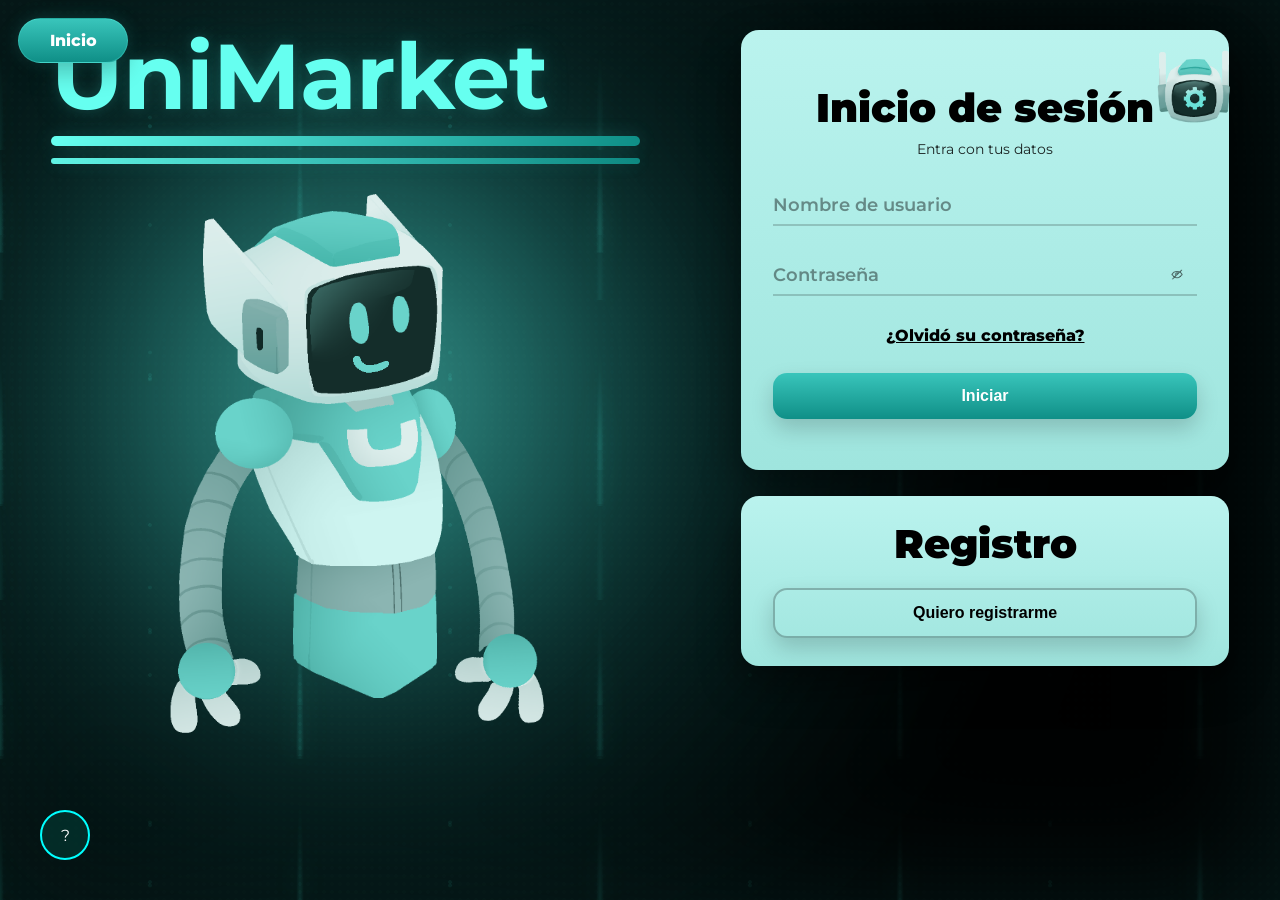
<file: index.html>
<!DOCTYPE html>
<html lang="es">

<head>
  <meta charset="UTF-8">
  <meta name="viewport" content="width=device-width, initial-scale=1.0">
  <title>UniMarket - Login</title>
  <link rel="stylesheet" href="style_login.css">
  <style>
    .modal-overlay {
      position: fixed; top: 0; left: 0; width: 100%; height: 100%;
      background: rgba(6, 27, 26, 0.85);
      display: flex; justify-content: center; align-items: center;
      z-index: 9999; backdrop-filter: blur(6px);
    }
    .modal-content {
      background: #081f1d; border: 2px solid #39c5bb;
      border-radius: 20px; padding: 30px; width: 90%; max-width: 400px;
      text-align: center; box-shadow: 0 0 40px rgba(57, 197, 187, 0.3);
      animation: popIn 0.4s cubic-bezier(0.175, 0.885, 0.32, 1.275);
    }
    @keyframes popIn {
      0% { transform: scale(0.8); opacity: 0; }
      100% { transform: scale(1); opacity: 1; }
    }
    .code-input {
      background: rgba(255, 255, 255, 0.05); border: 2px solid #39c5bb;
      border-radius: 12px; padding: 15px; font-size: 28px;
      color: #39c5bb; text-align: center; letter-spacing: 12px;
      width: 100%; margin: 20px 0; outline: none; font-weight: bold;
    }
    .code-input:focus { border-color: #66fff0; background: rgba(255,255,255,0.1); }
    .btn-verificar {
      background: linear-gradient(90deg, #39c5bb, #66fff0); border: none;
      padding: 14px 30px; border-radius: 20px; color: #061b1a;
      font-weight: 800; cursor: pointer; width: 100%; font-size: 16px;
      margin-bottom: 15px; transition: transform 0.2s;
    }
    .btn-verificar:hover { transform: translateY(-2px); }
    .close-modal {
      background: transparent; border: none; color: #9bded7;
      text-decoration: underline; cursor: pointer; font-size: 14px;
    }
    .item-hints {
                --purple: #720c8f;
                position: fixed; /* Fijo en la pantalla */
                bottom: 40px;    /* Distancia desde abajo */
                left: 40px;      /* Movido a la IZQUIERDA */
                z-index: 1000;
                cursor: pointer;
            }

            .item-hints .hint {
                position: relative;
                display: flex;
                justify-content: center;
                align-items: center;
            }

            .item-hints .hint-dot {
                z-index: 3;
                border: 2px solid aqua;
                border-radius: 50%;
                width: 50px;
                height: 50px;
                display: flex;
                align-items: center;
                justify-content: center;
                color: white;
                background-color: rgba(0, 255, 217, 0.1);
                transition: all 0.3s ease;
            }

            .item-hints .hint:hover .hint-dot {
                background-color: aqua;
                color: black;
                transform: scale(1.1); /* Efecto de crecimiento al pasar el mouse */
            }

            .item-hints .hint-content {
                width: 250px;
                position: absolute;
                z-index: 5;
                padding: 20px;
                opacity: 0;
                transition: opacity 0.5s ease, visibility 0.5s ease;
                color: #fff;
                visibility: hidden;
                pointer-events: none;
                /* Posicionamiento para que salga a la DERECHA del botón */
                bottom: 60px;
                left: 0; 
                text-align: left;
                background: rgba(0, 0, 0, 0.8);
                border-left: 2px solid aqua; /* Borde en el lado izquierdo del texto */
            }

            .item-hints .hint:hover .hint-content {
                opacity: 1;
                visibility: visible;
            }

            /* Línea decorativa animada */
            .item-hints .hint-content::before {
                width: 0px;
                bottom: 0;
                left: 0;
                content: "";
                background-color: aqua;
                height: 2px;
                position: absolute;
                transition: width 0.4s;
            }

            .item-hints .hint:hover .hint-content::before {
                width: 100%;
            }

            /* Ajuste del texto interno */
            .hint-content p {
                font-size: 16px;
                color: white;
                margin: 0;
                line-height: 1.4;
                text-align: left;
            }
            .forgot-link {
  background: none;
  border: none;
  color: inherit;
  /* 🔥 Aquí defines la fuente exacta como la original */
  font-family: 'Montserrat', sans-serif;
  font-size: 16px;
  font-weight: 800;
  text-decoration: underline;
  cursor: pointer;
  display: block;
  margin: 12px auto 8px;
  text-align: center;
  width: fit-content;
}
.forgot-link:hover {
  text-decoration: none;
}

  </style>
</head>

<body>
  <div class="bg-effect"></div>

  <a href="./menu" class="home-chip home-chip-glitch">
    <span class="glitch-home-wrap">
      <span class="home-chip-text" data-i18n="back">Inicio</span>
      <span class="glitch-home-glitch" aria-hidden="true">Inicio</span>
    </span>
  </a>

  <aside class="side-tools collapsed" id="sideTools">
    <div class="side-toggle-wrap">
      <button class="side-toggle" id="robotToggle" type="button" aria-label="Herramientas">
        <img src="img/UNI_EMOTE_CONFIG.png" alt="Configuración" class="side-toggle-img">
      </button>
    </div>

    <ul class="example-2" id="toolsMenu">
      <li class="icon-content">
        <button class="tool-btn action-btn" id="langBtn" type="button" aria-label="Idioma" data-social="language">
          <div class="filled"></div>
          <img id="langFlag" src="img/es.png" alt="Español">
        </button>
      </li>
      <li class="icon-content">
        <button class="tool-btn action-btn" id="themeBtn" type="button" aria-label="Tema" data-social="theme">
          <div class="filled"></div>
          <span class="tool-emoji" id="themeEmoji">🌙</span>
        </button>
      </li>
      <li class="icon-content">
        <a href="https://www.ucol.mx/" target="_blank" aria-label="UdeC" data-social="udec">
          <div class="filled"></div>
          <img src="img/udc.png" alt="UdeC">
        </a>
      </li>
      <li class="icon-content">
        <a href="https://www.facebook.com/UdeC.oficial?locale=es_LA" target="_blank" aria-label="Facebook" data-social="facebook">
          <div class="filled"></div>
          <img src="img/facebook.png" alt="Facebook">
        </a>
      </li>
      <li class="icon-content">
        <a href="https://github.com/ZaekoRam/UniMarket" target="_blank" aria-label="GitHub" data-social="github">
          <div class="filled"></div>
          <img src="img/github.png" alt="GitHub">
        </a>
      </li>
    </ul>
  </aside>

  <div class="container login-active" id="container">
    <div class="brand">
      <h1 class="logo">UniMarket</h1>
      <div class="logo-line"></div>
      <div class="logo-line thin"></div>
      <div class="mascot-wrap">
        <div class="robot" id="loginRobot">
          <div class="cabeza">
            <img class="ojos" id="ojosRobot" src="img/ojos_abiertos.png">
            <img class="boca" id="bocaRobot" src="img/boca_normal.png">
          </div>
          <div class="brazo izq"><div class="mano izq"></div></div>
          <div class="torso"></div>
          <div class="brazo der"><div class="mano der"></div></div>
          <div class="cadera"></div>
        </div>
      </div>
    </div>

    <div class="panel">
      <div class="form-container sign-in-container">
        <form class="full-login" action="validar.php" method="post" novalidate>
          <input type="hidden" name="lang" id="loginLang" value="">
          <h1 data-i18n="loginTitle">Inicio de sesión</h1>
          <p data-i18n="loginSubtitle">Entra con tus datos</p>
          <div class="input-container">
            <input type="text" id="loginUsuario" name="usuario" placeholder=" " required>
            <label for="loginUsuario" class="label" data-i18n="username">Nombre de usuario</label>
            <div class="underline"></div>
          </div>
          <div class="input-container password-box">
            <input type="password" id="passwordLogin" name="password" placeholder=" " required>
            <label for="passwordLogin" class="label" data-i18n="password">Contraseña</label>
            <div class="underline"></div>
            <img src="img/contrasena-de-ojo.png" class="toggle-pass" data-target="passwordLogin" alt="Mostrar contraseña">
          </div>

          <!-- 🔥 ENLACE DE RECUPERACIÓN CORREGIDO (span con onclick) -->
          <a href="recuperar.php" class="forgot-link" data-i18n="forgot">¿Olvidó su contraseña?</a>
          <button type="submit" data-i18n="loginButton">Iniciar</button>
        </form>
        <div class="mini-login">
          <h1 data-i18n="miniLoginTitle">Inicio de sesión</h1>
          <button type="button" class="ghost" id="signInMini" data-i18n="miniLogin">Inicia sesión</button>
        </div>
      </div>

      <div class="form-container sign-up-container">
        <div class="mini-register">
          <h1 data-i18n="miniRegisterTitle">Registro</h1>
          <button type="button" class="ghost" id="signUpMini" data-i18n="miniRegister">Quiero registrarme</button>
        </div>
        <form class="full-register" action="registrar.php" method="post" novalidate>
          <input type="hidden" name="lang" id="registerLang" value="">
          <h1 data-i18n="registerTitle">Registro</h1>
          <p data-i18n="registerSubtitle">Crea tu cuenta</p>
          <div class="input-container">
            <input type="text" id="registerNombreCompleto" name="nombre_completo" placeholder=" " required>
            <label for="registerNombreCompleto" class="label" data-i18n="fullname">Nombre completo</label>
            <div class="underline"></div>
          </div>
          <div class="input-container">
            <input type="text" id="registerUsuario" name="usuario" placeholder=" " required>
            <label for="registerUsuario" class="label" data-i18n="username">Nombre de usuario</label>
            <div class="underline"></div>
          </div>
          <div class="input-container">
            <input type="text" id="registerNum" name="num" placeholder=" " required>
            <label for="registerNum" class="label" data-i18n="account">Número de cuenta</label>
            <div class="underline"></div>
          </div>
          <div class="input-container">
            <input type="email" id="registerCorreo" name="cuenta" placeholder=" " required>
            <label for="registerCorreo" class="label" data-i18n="email">Correo institucional</label>
            <div class="underline"></div>
          </div>
          <div class="input-container password-box">
            <input type="password" id="passwordRegister" name="password" placeholder=" " required>
            <label for="passwordRegister" class="label" data-i18n="password">Contraseña</label>
            <div class="underline"></div>
            <img src="img/contrasena-de-ojo.png" class="toggle-pass" data-target="passwordRegister" alt="Mostrar contraseña">
          </div>
          <button type="submit" data-i18n="registerButton">Registrarse</button>
        </form>
      </div>
    </div>
  </div>
  <div class="item-hints">
  <div class="hint" data-position="1">
    <span class="hint-dot">?</span>
    <div class="hint-content">
      <p data-i18n="aboutApp">UniMarket es un sistema web creado para un entorno universitario con la finalidad de brindarle las herramientas de difusión adecuadas a futuros o actuales emprendedores y poder hacer llegar a más personas sobre sus productos.</p>
    </div>
  </div>
</div>

  <div id="modalVerificacion" class="modal-overlay" style="display: none;">
    <div class="modal-content">
      <img src="img/unibot_verificacion.png" alt="Unibot" style="width: 120px; margin-bottom: 10px;">
      <h2 data-i18n="verifyTitle" style="color: #39c5bb; margin: 0 0 10px 0;">Verifica tu cuenta</h2>
<p data-i18n="verifySubtitle" style="color: #eafffb; font-size: 14px; margin: 0 0 20px 0; opacity: 0.8;">
  Ingresa el código de 6 dígitos que Unibot te envió.
</p>
      <form action="verificar_codigo.php" method="POST">
        <input type="hidden" name="correo" id="correoModal">
        <input type="text" name="codigo" class="code-input" placeholder="000000" maxlength="6" required
               style="padding: 10px; border-radius: 5px; border: 1px solid #39c5bb; text-align: center; letter-spacing: 5px; font-size: 20px; width: 80%; margin-bottom: 15px;">
        <button type="submit" data-i18n="activateBtn" style="background: #39c5bb; color: white; border: none; padding: 10px 20px; border-radius: 5px; cursor: pointer; width: 85%;">Activar Cuenta</button>
      </form>
      <button onclick="cerrarModal()" data-i18n="closeModal" style="background: none; border: none; color: #777; margin-top: 15px; cursor: pointer; text-decoration: underline;">Cerrar</button>
    </div>
  </div>

  <script src="app.js"></script>
<script src="global.js"></script>

</body>

<!-- Contenedor de notificaciones -->
<div id="toastContainer" style="position: fixed; bottom: 20px; right: 20px; z-index: 9999;"></div>

<style>
.notification-toast {
  position: relative;
  display: flex;
  justify-content: space-between;
  align-items: center;
  gap: 1em;
  overflow: hidden;
  padding: 14px 20px;
  margin-bottom: 12px;
  border-radius: 8px;
  box-shadow: 0 0 20px rgba(57, 197, 187, 0.2), 0 8px 24px rgba(0, 0, 0, 0.3);
  animation: slideInRight 0.25s ease forwards;
  min-width: 300px;
  max-width: 400px;
  font-family: 'Menlo', 'Roboto Mono', monospace;
  border: 1px solid;
  backdrop-filter: blur(8px);
}
.notification-toast.success {
  background: linear-gradient(135deg, rgba(57, 197, 187, 0.12), rgba(15, 143, 135, 0.2));
  border-color: #39c5bb;
  color: #66fff0;
}
.notification-toast.success .notification-progress {
  background: linear-gradient(90deg, #39c5bb, #66fff0);
  box-shadow: 0 0 8px #39c5bb;
}
.notification-toast.error {
  background: linear-gradient(135deg, rgba(255, 125, 146, 0.12), rgba(200, 60, 80, 0.2));
  border-color: #ff7d92;
  color: #ffb3c1;
}
.notification-toast.error .notification-progress {
  background: linear-gradient(90deg, #ff7d92, #ff4d6a);
  box-shadow: 0 0 8px #ff7d92;
}
.notification-toast.warning {
  background: linear-gradient(135deg, rgba(255, 193, 7, 0.12), rgba(255, 160, 0, 0.2));
  border-color: #ffc107;
  color: #ffe066;
}
.notification-toast.warning .notification-progress {
  background: linear-gradient(90deg, #ffc107, #ffb300);
  box-shadow: 0 0 8px #ffc107;
}
.notification-toast.info {
  background: linear-gradient(135deg, rgba(59, 130, 246, 0.12), rgba(37, 99, 235, 0.2));
  border-color: #3b82f6;
  color: #93c5fd;
}
.notification-toast.info .notification-progress {
  background: linear-gradient(90deg, #3b82f6, #60a5fa);
  box-shadow: 0 0 8px #3b82f6;
}
.notification-content { display: flex; align-items: center; gap: 0.8em; flex: 1; position: relative; }
.notification-icon svg { width: 22px; height: 22px; filter: drop-shadow(0 0 3px currentColor); }
.notification-text { font-size: 0.85em; font-weight: 600; letter-spacing: 0.5px; font-family: 'Menlo', 'Roboto Mono', monospace; white-space: normal; word-break: normal; }
.glitch-char { display: inline-block; animation: glitchReveal 0.05s steps(2, end) forwards; animation-delay: calc(var(--i, 0) * 0.008s); opacity: 0; white-space: normal; }
@keyframes glitchReveal { 0% { opacity: 0; transform: scale(1.3); filter: blur(1px); text-shadow: -1px 0 #ff7d92, 1px 0 #39c5bb; } 100% { opacity: 1; transform: scale(1); filter: blur(0); text-shadow: none; } }
.notification-close { padding: 4px; border-radius: 5px; cursor: pointer; transition: all 250ms; display: flex; align-items: center; opacity: 0.6; }
.notification-close:hover { opacity: 1; background-color: rgba(255, 255, 255, 0.1); transform: scale(1.1); }
.notification-progress { position: absolute; bottom: 0; left: 0; height: 2px; width: 100%; animation: progressBar 3.5s linear forwards; }
@keyframes slideInRight { from { transform: translateX(100%) scale(0.9); opacity: 0; } to { transform: translateX(0) scale(1); opacity: 1; } }
@keyframes fadeOut { to { transform: translateX(100%) scale(0.9); opacity: 0; } }
@keyframes progressBar { 0% { width: 100%; } 100% { width: 0%; } }
</style>

<script>
const glitchSymbols = ['#', '@', '$', '%', '&', '*', '?', '!', '=', '+', '~', '|', '/', '\\', '[', ']', '{', '}', '(', ')', '<', '>', '_', '-'];
function getRandomSymbol() { return glitchSymbols[Math.floor(Math.random() * glitchSymbols.length)]; }
function revealTextWithGlitch(element, originalMessage, duration = 1500) {
  const chars = []; for (let i = 0; i < originalMessage.length; i++) chars.push(originalMessage[i]);
  const totalChars = chars.length, startTime = Date.now(), revealInterval = duration / totalChars;
  element.innerHTML = '';
  for (let i = 0; i < totalChars; i++) {
    if (chars[i] === ' ') {
      const spaceSpan = document.createElement('span');
      spaceSpan.className = 'glitch-char';
      spaceSpan.style.setProperty('--i', i);
      spaceSpan.textContent = ' ';
      spaceSpan.style.minWidth = '4px';
      spaceSpan.setAttribute('data-original', ' ');
      element.appendChild(spaceSpan);
    } else {
      const span = document.createElement('span');
      span.className = 'glitch-char';
      span.style.setProperty('--i', i);
      span.textContent = getRandomSymbol();
      span.setAttribute('data-original', chars[i]);
      element.appendChild(span);
    }
  }
  let currentRevealed = 0;
  function revealNext() {
    if (currentRevealed >= totalChars) return;
    const elapsed = Date.now() - startTime;
    const expectedRevealed = Math.min(totalChars, Math.floor(elapsed / revealInterval));
    if (expectedRevealed > currentRevealed) {
      for (let i = currentRevealed; i < expectedRevealed && i < totalChars; i++) {
        const span = element.children[i];
        if (span) {
          const originalChar = span.getAttribute('data-original');
          span.textContent = originalChar;
          span.style.animation = 'none';
          span.offsetHeight;
          span.style.animation = 'glitchReveal 0.05s steps(2, end) forwards';
        }
      }
      currentRevealed = expectedRevealed;
    }
    if (currentRevealed < totalChars) requestAnimationFrame(revealNext);
  }
  requestAnimationFrame(revealNext);
}
function showNotification(message, type = 'info') {
  const container = document.getElementById('toastContainer');
  if (!container) return;
  const toast = document.createElement('div');
  toast.className = `notification-toast ${type}`;
  const icons = {
    success: `<svg fill="none" viewBox="0 0 24 24" stroke="currentColor" width="20" height="20"><path stroke-linecap="round" stroke-linejoin="round" stroke-width="2" d="M5 13l4 4L19 7"></path></svg>`,
    error: `<svg fill="none" viewBox="0 0 24 24" stroke="currentColor" width="20" height="20"><path stroke-linecap="round" stroke-linejoin="round" stroke-width="2" d="M6 18L18 6M6 6l12 12"></path></svg>`,
    warning: `<svg fill="none" viewBox="0 0 24 24" stroke="currentColor" width="20" height="20"><path stroke-linecap="round" stroke-linejoin="round" stroke-width="2" d="M12 9v2m0 4h.01m-6.938 4h13.856c1.54 0 2.502-1.667 1.732-3L13.732 4c-.77-1.333-2.694-1.333-3.464 0L3.34 16c-.77 1.333.192 3 1.732 3z"></path></svg>`,
    info: `<svg fill="none" viewBox="0 0 24 24" stroke="currentColor" width="20" height="20"><path stroke-linecap="round" stroke-linejoin="round" stroke-width="2" d="M13 16h-1v-4h-1m1-4h.01M21 12a9 9 0 11-18 0 9 9 0 0118 0z"></path></svg>`
  };
  const textSpan = document.createElement('span');
  textSpan.className = 'notification-text';
  toast.innerHTML = `
    <div class="notification-content">
      <div class="notification-icon">${icons[type]}</div>
      <div class="notification-text-wrapper"></div>
    </div>
    <div class="notification-close"><svg fill="none" viewBox="0 0 24 24" stroke="currentColor" width="14" height="14"><path stroke-linecap="round" stroke-linejoin="round" stroke-width="2" d="M6 18L18 6M6 6l12 12"></path></svg></div>
    <div class="notification-progress"></div>
  `;
  const textWrapper = toast.querySelector('.notification-text-wrapper');
  textWrapper.appendChild(textSpan);
  container.appendChild(toast);
  revealTextWithGlitch(textSpan, message, 1500);
  toast.querySelector('.notification-close').onclick = () => { toast.style.animation = 'fadeOut 0.2s ease forwards'; setTimeout(() => toast.remove(), 200); };
  setTimeout(() => { if (toast.parentElement) { toast.style.animation = 'fadeOut 0.2s ease forwards'; setTimeout(() => toast.remove(), 200); } }, 3500);
}
// ========== TRADUCCIÓN DE NOTIFICACIONES ==========
const notificationTranslations = {
  es: {
    "La contraseña debe tener al menos 8 caracteres.": "❌ La contraseña debe tener al menos 8 caracteres.",
    "La contraseña debe contener al menos una letra mayúscula.": "❌ La contraseña debe contener al menos una letra mayúscula.",
    "La contraseña debe contener al menos una letra minúscula.": "❌ La contraseña debe contener al menos una letra minúscula.",
    "La contraseña debe contener al menos un carácter especial (!@#$%^&* etc.).": "❌ La contraseña debe contener al menos un carácter especial (!@#$%^&* etc.).",
    "El usuario, correo o número de cuenta ya existen.": "❌ El usuario, correo o número de cuenta ya existen.",
    "¡Registro casi listo! Te hemos enviado un código de 6 dígitos a tu correo.": "✅ ¡Registro casi listo! Te hemos enviado un código de 6 dígitos a tu correo.",
    "Error al enviar el correo. Contacta al administrador.": "❌ Error al enviar el correo. Contacta al administrador.",
    "Error en la Base de Datos: ": "❌ Error en la Base de Datos: ",
    "El nombre completo debe tener al menos 3 letras.": "❌ El nombre completo debe tener al menos 3 letras.",
    "El correo electrónico no es válido.": "❌ El correo electrónico no es válido.",
    "El nombre de usuario no puede tener espacios.": "❌ El nombre de usuario no puede tener espacios.",
    "Usuario o contraseña incorrectos": "❌ Usuario o contraseña incorrectos",
    "Cuenta no verificada. Revisa tu correo.": "⚠️ Cuenta no verificada. Revisa tu correo.",
    "Sesión iniciada correctamente": "✅ Sesión iniciada correctamente"
  },
  en: {
    "La contraseña debe tener al menos 8 caracteres.": "❌ Password must be at least 8 characters.",
    "La contraseña debe contener al menos una letra mayúscula.": "❌ Password must contain at least one uppercase letter.",
    "La contraseña debe contener al menos una letra minúscula.": "❌ Password must contain at least one lowercase letter.",
    "La contraseña debe contener al menos un carácter especial (!@#$%^&* etc.).": "❌ Password must contain at least one special character (!@#$%^&* etc.).",
    "El usuario, correo o número de cuenta ya existen.": "❌ Username, email or student ID already exists.",
    "¡Registro casi listo! Te hemos enviado un código de 6 dígitos a tu correo.": "✅ Registration almost ready! We have sent a 6-digit code to your email.",
    "Error al enviar el correo. Contacta al administrador.": "❌ Error sending email. Contact the administrator.",
    "Error en la Base de Datos: ": "❌ Database error: ",
    "El nombre completo debe tener al menos 3 letras.": "❌ Full name must be at least 3 letters.",
    "El correo electrónico no es válido.": "❌ Email is not valid.",
    "El nombre de usuario no puede tener espacios.": "❌ Username cannot contain spaces.",
    "Usuario o contraseña incorrectos": "❌ Incorrect username or password",
    "Cuenta no verificada. Revisa tu correo.": "⚠️ Unverified account. Check your email.",
    "Sesión iniciada correctamente": "✅ Successfully logged in"
  }
};

function translateNotificationMessage(message, lang) {
  if (!message) return message;
  // Buscar traducción exacta
  if (notificationTranslations[lang] && notificationTranslations[lang][message]) {
    return notificationTranslations[lang][message];
  }
  // Si no, devolver el original (puede que tenga variables, intentamos reemplazar partes)
  // Por si el mensaje contiene un error dinámico como "Error en la Base de Datos: algo"
  for (const [key, value] of Object.entries(notificationTranslations[lang] || {})) {
    if (message.includes(key)) {
      return message.replace(key, value);
    }
  }
  return message;
}
function getLang() {
    return localStorage.getItem("lang") || "es";
}

// Actualizar campos ocultos con el idioma actual
function actualizarCamposIdioma() {
    const langActual = getLang();
    const loginLang = document.getElementById('loginLang');
    const registerLang = document.getElementById('registerLang');
    if (loginLang) loginLang.value = langActual;
    if (registerLang) registerLang.value = langActual;
}

// Llamar al cargar la página y cuando cambie el idioma
actualizarCamposIdioma();
// Escuchar cambios de idioma (desde el botón)
window.addEventListener('storage', (e) => {
    if (e.key === 'lang') actualizarCamposIdioma();
});

if (typeof window.setLanguage === 'function') {
}
// La forma más simple: actualizar los campos justo antes de enviar el formulario.
document.querySelectorAll('.full-login, .full-register').forEach(form => {
    form.addEventListener('submit', () => {
        const lang = getLang();
        const hidden = form.querySelector('input[name="lang"]');
        if (hidden) hidden.value = lang;
    });
});

// Modificar processUrlNotification para traducir
function processUrlNotification() {
  const urlParams = new URLSearchParams(window.location.search);
  let msgCode = urlParams.get('msg_code');
  const type = urlParams.get('type');
  const nombre = urlParams.get('nombre') || '';
  
  if (msgCode) {
    const lang = getLang();
    // Traducción de códigos a mensajes según el idioma
    const msgMap = {
      es: {
        'cuenta_no_verificada': '⚠️ ¡Tu cuenta aún no está activa! Revisa tu correo.',
        'bienvenido': `✅ ¡Bienvenido, ${decodeURIComponent(nombre)}!`,
        'password_incorrecta': '❌ Contraseña incorrecta.',
        'usuario_no_existe': '❌ Ese usuario no existe. ¡Regístrate primero!',
        'error_conexion': '❌ Error de conexión a la base de datos.'
      },
      en: {
        'cuenta_no_verificada': '⚠️ Your account is not active yet! Check your email.',
        'bienvenido': `✅ Welcome, ${decodeURIComponent(nombre)}!`,
        'password_incorrecta': '❌ Incorrect password.',
        'usuario_no_existe': '❌ That user does not exist. Please register first!',
        'error_conexion': '❌ Database connection error.'
      }
    };
    
    let mensaje = msgMap[lang]?.[msgCode] || msgCode;
    showNotification(mensaje, type || 'info');
    
    // Limpiar URL manteniendo el parámetro verificar si existe
    const verificar = urlParams.get('verificar');
    let newUrl = window.location.pathname;
    if (verificar) newUrl += `?verificar=${verificar}`;
    window.history.replaceState({}, document.title, newUrl);
  }
}
// ========== VALIDACIÓN DE CAMPOS VACÍOS (CLIENTE) ==========
function validarFormulario(event) {
    const form = event.target;
    let camposVacios = [];

    if (form.classList.contains('full-login')) {
        const usuario = form.querySelector('#loginUsuario');
        const password = form.querySelector('#passwordLogin');
        if (!usuario.value.trim()) camposVacios.push(window.t('fieldUsername'));
        if (!password.value.trim()) camposVacios.push(window.t('fieldPassword'));
        if (camposVacios.length > 0) {
            event.preventDefault();
            const msg = window.t('emptyFields', { fields: camposVacios.join(', ') });
            showNotification(msg, 'warning');
            return false;
        }
    } 
    else if (form.classList.contains('full-register')) {
        const nombre = form.querySelector('#registerNombreCompleto');
        const usuario = form.querySelector('#registerUsuario');
        const num = form.querySelector('#registerNum');
        const correo = form.querySelector('#registerCorreo');
        const password = form.querySelector('#passwordRegister');
        
        if (!nombre.value.trim()) {
            camposVacios.push(window.t('fieldFullname'));
        } else if (nombre.value.trim().length < 3) {
            event.preventDefault();
            showNotification(window.t('fullnameMinLength'), 'warning');
            return false;
        }
        
        if (!usuario.value.trim()) camposVacios.push(window.t('fieldUsername'));
        if (!num.value.trim()) camposVacios.push(window.t('fieldAccount'));
        if (!correo.value.trim()) camposVacios.push(window.t('fieldEmail'));
        if (!password.value.trim()) camposVacios.push(window.t('fieldPassword'));
        
        if (camposVacios.length > 0) {
            event.preventDefault();
            const msg = window.t('emptyFields', { fields: camposVacios.join(', ') });
            showNotification(msg, 'warning');
            return false;
        }
    }
    return true;
}

// Asignar eventos a los formularios
document.querySelectorAll('.full-login, .full-register').forEach(form => {
    form.addEventListener('submit', validarFormulario);
});
if (document.readyState === 'loading') document.addEventListener('DOMContentLoaded', processUrlNotification);
else processUrlNotification();
</script>

</html>
</file>
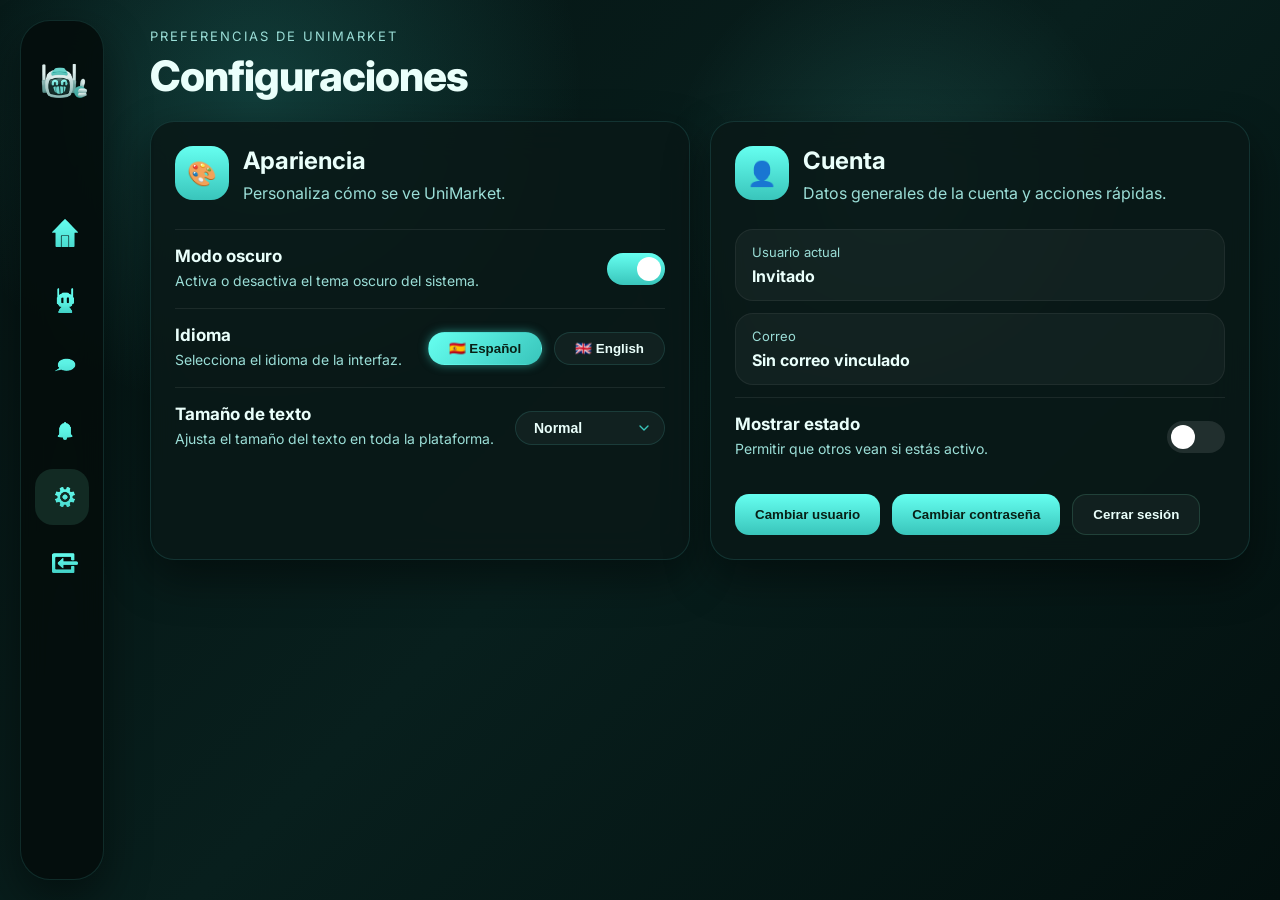
<file: configuraciones.html>
<!DOCTYPE html>
<html lang="es">
<head>
  <meta charset="UTF-8">
  <meta name="viewport" content="width=device-width, initial-scale=1.0">
  <title>UniMarket - Configuraciones</title>
  <link rel="stylesheet" href="configuraciones.css">
  <style>
    /* Estilos adicionales para los nuevos componentes */
    .lang-buttons {
      display: flex;
      gap: 12px;
    }
    .lang-btn {
      background: var(--panel-soft);
      border: 1px solid var(--border);
      border-radius: 40px;
      padding: 8px 20px;
      cursor: pointer;
      color: var(--text);
      transition: 0.2s;
      font-weight: 600;
    }
    .lang-btn.active {
    background: linear-gradient(135deg, var(--accent-2, #66fff0), var(--accent, #39c5bb)) !important;
    color: #082016 !important;
    border-color: transparent !important;
    box-shadow: 0 0 10px rgba(57, 197, 187, 0.6) !important;
}
    .account-actions {
      display: flex;
      gap: 12px;
      flex-wrap: wrap;
      margin-top: 18px;
    }
    .primary-btn, .ghost-btn {
      border-radius: 14px;
      padding: 12px 20px;
      font-weight: 700;
      cursor: pointer;
      transition: 0.2s;
    }
    .primary-btn {
      border: none;
      background: linear-gradient(180deg, var(--accent-2), var(--accent));
      color: #082016;
    }
    .ghost-btn {
      border: 1px solid rgba(118,243,194,0.16);
      background: var(--panel-soft);
      color: var(--text);
    }
    .ghost-btn:hover {
      background: rgba(118,243,194,0.1);
    }
    body.light-mode .ghost-btn {
      border-color: rgba(0,0,0,0.08);
    }
    /* MODALES */
    .modal-overlay {
      position: fixed;
      top: 0;
      left: 0;
      width: 100%;
      height: 100%;
      background: rgba(0, 0, 0, 0.7);
      backdrop-filter: blur(8px);
      display: none;
      justify-content: center;
      align-items: center;
      z-index: 10000;
    }
    .modal-content {
      background: var(--panel-strong);
      border: 1px solid var(--accent);
      border-radius: 28px;
      padding: 28px;
      width: 90%;
      max-width: 450px;
      animation: modalGlow 0.3s ease-out;
      box-shadow: 0 0 40px rgba(57, 197, 187, 0.3);
    }
    @keyframes modalGlow {
      from { opacity: 0; transform: scale(0.95); }
      to { opacity: 1; transform: scale(1); }
    }
    .modal-content h3 {
      margin: 0 0 8px;
      font-size: 26px;
      color: var(--accent);
    }
    .modal-content p {
      margin: 0 0 20px;
      color: var(--muted);
    }
    .modal-input {
      background: var(--panel-soft);
      border: 1px solid var(--border);
      border-radius: 14px;
      padding: 12px 16px;
      width: 100%;
      margin: 8px 0 16px;
      color: var(--text);
      font-size: 16px;
      outline: none;
    }
    .modal-input:focus {
      border-color: var(--accent);
      box-shadow: 0 0 0 2px rgba(57,197,187,0.2);
    }
    .modal-buttons {
      display: flex;
      justify-content: flex-end;
      gap: 12px;
      margin-top: 20px;
    }
    .modal-btn {
      padding: 10px 24px;
      border-radius: 40px;
      font-weight: 700;
      cursor: pointer;
      transition: 0.2s;
    }
    .modal-btn.cancel {
      background: transparent;
      border: 1px solid var(--border);
      color: var(--text);
    }
    .modal-btn.confirm {
    background: linear-gradient(135deg, #66fff0, #39c5bb) !important;
    color: #082016 !important;
    font-weight: 800 !important;
    box-shadow: 0 0 10px rgba(57, 197, 187, 0.5) !important;
    border: none !important;
}
    .modal-btn.confirm:hover, .modal-btn.cancel:hover {
      transform: translateY(-2px);
    }
    

    /* ========== NOTIFICACIONES ESTILO GLITCH ========== */
    .notification-toast {
      position: relative;
      display: flex;
      justify-content: space-between;
      align-items: center;
      gap: 1em;
      overflow: hidden;
      padding: 14px 20px;
      margin-bottom: 12px;
      border-radius: 8px;
      box-shadow: 0 0 20px rgba(57, 197, 187, 0.2), 0 8px 24px rgba(0, 0, 0, 0.3);
      animation: slideInRight 0.25s ease forwards;
      min-width: 300px;
      max-width: 400px;
      font-family: 'Menlo', 'Roboto Mono', monospace;
      border: 1px solid;
      backdrop-filter: blur(8px);
    }
    .notification-toast.success {
      background: linear-gradient(135deg, rgba(57, 197, 187, 0.12), rgba(15, 143, 135, 0.2));
      border-color: #39c5bb;
      color: #66fff0;
    }
    .notification-toast.success .notification-progress {
      background: linear-gradient(90deg, #39c5bb, #66fff0);
      box-shadow: 0 0 8px #39c5bb;
    }
    .notification-toast.error {
      background: linear-gradient(135deg, rgba(255, 125, 146, 0.12), rgba(200, 60, 80, 0.2));
      border-color: #ff7d92;
      color: #ffb3c1;
    }
    .notification-toast.error .notification-progress {
      background: linear-gradient(90deg, #ff7d92, #ff4d6a);
      box-shadow: 0 0 8px #ff7d92;
    }
    .notification-toast.warning {
      background: linear-gradient(135deg, rgba(255, 193, 7, 0.12), rgba(255, 160, 0, 0.2));
      border-color: #ffc107;
      color: #ffe066;
    }
    .notification-toast.warning .notification-progress {
      background: linear-gradient(90deg, #ffc107, #ffb300);
      box-shadow: 0 0 8px #ffc107;
    }
    .notification-toast.info {
      background: linear-gradient(135deg, rgba(59, 130, 246, 0.12), rgba(37, 99, 235, 0.2));
      border-color: #3b82f6;
      color: #93c5fd;
    }
    .notification-toast.info .notification-progress {
      background: linear-gradient(90deg, #3b82f6, #60a5fa);
      box-shadow: 0 0 8px #3b82f6;
    }
    .notification-content { display: flex; align-items: center; gap: 0.8em; flex: 1; position: relative; }
    .notification-icon svg { width: 22px; height: 22px; filter: drop-shadow(0 0 3px currentColor); }
    .notification-text { font-size: 0.85em; font-weight: 600; letter-spacing: 0.5px; font-family: 'Menlo', 'Roboto Mono', monospace; white-space: normal; word-break: normal; }
    .glitch-char { display: inline-block; animation: glitchReveal 0.05s steps(2, end) forwards; animation-delay: calc(var(--i, 0) * 0.008s); opacity: 0; white-space: normal; }
    @keyframes glitchReveal { 0% { opacity: 0; transform: scale(1.3); filter: blur(1px); text-shadow: -1px 0 #ff7d92, 1px 0 #39c5bb; } 100% { opacity: 1; transform: scale(1); filter: blur(0); text-shadow: none; } }
    .notification-close { padding: 4px; border-radius: 5px; cursor: pointer; transition: all 250ms; display: flex; align-items: center; opacity: 0.6; }
    .notification-close:hover { opacity: 1; background-color: rgba(255, 255, 255, 0.1); transform: scale(1.1); }
    .notification-progress { position: absolute; bottom: 0; left: 0; height: 2px; width: 100%; animation: progressBar 3.5s linear forwards; }
    @keyframes slideInRight { from { transform: translateX(100%) scale(0.9); opacity: 0; } to { transform: translateX(0) scale(1); opacity: 1; } }
    @keyframes fadeOut { to { transform: translateX(100%) scale(0.9); opacity: 0; } }
    @keyframes progressBar { 0% { width: 100%; } 100% { width: 0%; } }
    /* Selector personalizado */
.select-box {
    background: var(--panel-soft);
    border: 1px solid var(--border);
    border-radius: 40px;
    padding: 8px 32px 8px 18px;
    color: var(--text);
    font-size: 14px;
    font-weight: 600;
    cursor: pointer;
    appearance: none;
    -webkit-appearance: none;
    background-image: url("data:image/svg+xml;utf8,<svg xmlns='http://www.w3.org/2000/svg' width='16' height='16' viewBox='0 0 24 24' fill='none' stroke='%2339c5bb' stroke-width='2' stroke-linecap='round' stroke-linejoin='round'><polyline points='6 9 12 15 18 9'></polyline></svg>");
    background-repeat: no-repeat;
    background-position: right 12px center;
    transition: 0.2s;
}

.select-box:hover {
    border-color: var(--accent);
    box-shadow: 0 0 0 2px rgba(57,197,187,0.2);
}

.select-box option {
    background: var(--panel-strong);
    color: var(--text);
}
/* Ajustes para el switch de tema en modo claro */
body.light-mode .modern-switch .slider {
    background-color: #d0e2df !important;
    border: 1px solid rgba(15, 143, 135, 0.2);
}

body.light-mode .modern-switch .slider::before {
    background: #fff;
    box-shadow: inset 8px -4px 0px 0px #ffcf48 !important;
}

body.light-mode .modern-switch input:checked + .slider {
    background: linear-gradient(135deg, #39c5bb, #0f8f87) !important;
}

body.light-mode .modern-switch input:checked + .slider::before {
    transform: translateX(1.8em);
    box-shadow: inset 15px -4px 0px 15px #ffcf48 !important;
}
  </style>
</head>
<body>
   <aside class="sidebar">
    <div class="sidebar-top">
      <div class="sidebar-mascot">
        <img src="img/UNI_EMOTE.png" alt="UniMarket Mascot">
      </div>
      <div class="sidebar-brand">UniMarket</div>
    </div>
    <nav class="sidebar-menu">
      <a href="menu" class="menu-item">
        <span class="icon"><img src="img/Icon_inicio.png" alt="Inicio"></span>
        <span class="label" data-i18n="inicio">Inicio</span>
      </a>
      <a href="perfil" class="menu-item">
        <span class="icon"><img src="img/Icon_perfil.png" alt="Perfil"></span>
        <span class="label" data-i18n="perfil">Perfil</span>
      </a>
      <a href="mensajes" class="menu-item">
        <span class="icon"><img src="img/Icon_mensajes.png" alt="Mensajes"></span>
        <span class="label" data-i18n="mensajes">Mensajes</span>
      </a>
      <a href="notificaciones" class="menu-item">
        <span class="icon"><img src="img/Icon_notificaciones.png" alt="Notificaciones"></span>
        <span class="label" data-i18n="notificaciones">Notificaciones</span>
      </a>
      <a href="configuraciones" class="menu-item active">
        <span class="icon"><img src="img/Icon_ajustes.png" alt="Configuraciones"></span>
        <span class="label" data-i18n="configuraciones">Configuraciones</span>
      </a>
      <a href="cerrar_sesion.php" class="menu-item">
        <span class="icon"><img src="img/Icon_cerrar_sesion.png" alt="Cerrar sesión"></span>
        <span class="label" data-i18n="cerrarSesion">Cerrar sesión</span>
      </a>
    </nav>
  </aside>

  <main class="main-content">
    <header class="topbar">
      <div class="page-title-box">
        <p class="mini-label" data-i18n="preferencias">Preferencias de UniMarket</p>
        <h1 data-i18n="tituloConfig">Configuraciones</h1>
      </div>
    </header>

    <section class="settings-wrapper">
      <div class="settings-grid">

        <!-- TARJETA DE APARIENCIA -->
        <section class="settings-card">
          <div class="card-head">
            <div class="card-icon">🎨</div>
            <div>
              <h2 data-i18n="apariencia">Apariencia</h2>
              <p data-i18n="personaliza">Personaliza cómo se ve UniMarket.</p>
            </div>
          </div>

          <div class="setting-row">
            <div class="setting-text">
              <h3 data-i18n="modoOscuro">Modo oscuro</h3>
              <p data-i18n="activaTema">Activa o desactiva el tema oscuro del sistema.</p>
            </div>
            <label class="switch">
              <input type="checkbox" id="themeSwitchCard">
              <span class="switch-slider"></span>
            </label>
          </div>

          <div class="setting-row">
            <div class="setting-text">
              <h3 data-i18n="idioma">Idioma</h3>
              <p data-i18n="seleccionaIdioma">Selecciona el idioma de la interfaz.</p>
            </div>
            <div class="lang-buttons">
              <button class="lang-btn" data-lang="es">🇪🇸 Español</button>
              <button class="lang-btn" data-lang="en">🇬🇧 English</button>
            </div>
          </div>

          <div class="setting-row">
            <div class="setting-text">
              <h3 data-i18n="tamanoTexto">Tamaño de texto</h3>
              <p data-i18n="ajustarTexto">Ajusta el tamaño del texto en toda la plataforma.</p>
            </div>
            <select id="textSizeSelect" class="select-box">
              <option value="small" data-i18n="pequeno">Pequeño</option>
              <option value="medium" data-i18n="normal" selected>Normal</option>
              <option value="large" data-i18n="grande">Grande</option>
            </select>
          </div>
        </section>

        

        <!-- TARJETA DE PRIVACIDAD -->
        

        <!-- TARJETA DE CUENTA -->
        <section class="settings-card">
          <div class="card-head">
            <div class="card-icon">👤</div>
            <div>
              <h2 data-i18n="cuenta">Cuenta</h2>
              <p data-i18n="datosCuenta">Datos generales de la cuenta y acciones rápidas.</p>
            </div>
          </div>

          <div class="info-block">
            <span class="info-label" data-i18n="usuarioActual">Usuario actual</span>
            <strong id="displayUsername" data-i18n="invitado">Invitado</strong>
          </div>

          <div class="info-block">
            <span class="info-label" data-i18n="correo">Correo</span>
            <strong id="displayEmail" data-i18n="sinCorreo">Sin correo vinculado</strong>
          </div>
          <!-- Mostrar estado -->
<div class="setting-row">
  <div class="setting-text">
    <h3 data-i18n="mostrarEstado">Mostrar estado</h3>
    <p data-i18n="permitirVer">Permitir que otros vean si estás activo.</p>
  </div>
  <label class="switch">
    <input type="checkbox" id="showStatusSwitch">
    <span class="switch-slider"></span>
  </label>
</div>

          <div class="account-actions">
            <button class="primary-btn" id="changeUsernameBtn" data-i18n="cambiarUsuario">Cambiar usuario</button>
            <button class="primary-btn" id="changePasswordBtn" data-i18n="cambiarContraseña">Cambiar contraseña</button>
            <button class="ghost-btn" id="logoutBtn" data-i18n="cerrarSesion">Cerrar sesión</button>
          </div>
        </section>
      </div>
    </section>
  </main>

  <!-- MODAL CAMBIAR NOMBRE DE USUARIO -->
  <div id="usernameModal" class="modal-overlay">
    <div class="modal-content">
      <h3 data-i18n="cambiarUsuario">Cambiar usuario</h3>
      <p data-i18n="ingresaNuevoUsuario">Ingresa tu nuevo nombre de usuario.</p>
      <label data-i18n="nuevoUsuario">Nuevo nombre de usuario</label>
      <input type="text" id="newUsername" class="modal-input" data-i18n-placeholder="ejemploUsuario" placeholder="ej: usuario_123">
      <div class="modal-buttons">
        <button class="modal-btn cancel" id="closeUsernameModalBtn" data-i18n="cancelar">Cancelar</button>
        <button class="modal-btn confirm" id="confirmUsernameChangeBtn" data-i18n="guardar">Guardar</button>
      </div>
    </div>
  </div>

  <!-- MODAL CAMBIAR CONTRASEÑA -->
  <div id="passwordModal" class="modal-overlay">
    <div class="modal-content">
      <h3 data-i18n="cambiarContraseña">Cambiar contraseña</h3>
      <p data-i18n="ingresaDatos">Ingresa tus credenciales para actualizar.</p>
      <label data-i18n="passActual">Contraseña actual</label>
      <input type="password" id="currentPass" class="modal-input" data-i18n-placeholder="placeholderPassActual" placeholder="••••••••">
      <label data-i18n="nuevaPass">Nueva contraseña</label>
      <input type="password" id="newPass" class="modal-input" data-i18n-placeholder="placeholderNuevaPass" placeholder="••••••••">
      <label data-i18n="confirmarNuevaPass">Confirmar nueva contraseña</label>
      <input type="password" id="confirmPass" class="modal-input" data-i18n-placeholder="placeholderConfirmarPass" placeholder="••••••••">
      <div class="modal-buttons">
        <button class="modal-btn cancel" id="closeModalBtn" data-i18n="cancelar">Cancelar</button>
        <button class="modal-btn confirm" id="confirmPassChangeBtn" data-i18n="guardar">Guardar</button>
      </div>
    </div>
  </div>
  <!-- MODAL CONFIRMAR CERRAR SESIÓN -->
<div id="logoutModal" class="modal-overlay">
    <div class="modal-content">
        <h3 data-i18n="cerrarSesionTitulo">Cerrar sesión</h3>
        <p data-i18n="confirmarLogout">¿Seguro que deseas cerrar la sesión?</p>
        <div class="modal-buttons">
            <button class="modal-btn cancel" id="cancelLogoutBtn" data-i18n="cancelar">Cancelar</button>
            <button class="modal-btn confirm" id="confirmLogoutBtn" data-i18n="confirmar">Confirmar</button>
        </div>
    </div>
</div>
  <!-- Contenedor de notificaciones -->
<div id="toastContainer" style="position: fixed; bottom: 20px; right: 20px; z-index: 9999;"></div>
  <script src="global.js"></script>
  <script>
    // ==========================================
    // 🌐 TRADUCCIONES COMPLETAS (igual que antes)
    // ==========================================
    const translationsConfig = {
      es: {
        inicio: "Inicio", perfil: "Perfil", mensajes: "Mensajes", notificaciones: "Notificaciones",
        configuraciones: "Configuraciones", cerrarSesion: "Cerrar sesión",
        preferencias: "Preferencias de UniMarket", tituloConfig: "Configuraciones",
        apariencia: "Apariencia", personaliza: "Personaliza cómo se ve UniMarket.",
        modoOscuro: "Modo oscuro", activaTema: "Activa o desactiva el tema oscuro del sistema.",
        idioma: "Idioma", seleccionaIdioma: "Selecciona el idioma de la interfaz.",
        tamanoTexto: "Tamaño de texto", ajustarTexto: "Ajusta el tamaño del texto en toda la plataforma.",
        pequeno: "Pequeño", normal: "Normal", grande: "Grande",
        comentarios: "Comentarios", alertaComentarios: "Recibir alertas cuando comenten tus publicaciones.",
        mostrarAvisos: "Mostrar avisos cuando llegue un mensaje nuevo.",
        novedadesSistema: "Novedades del sistema", enterate: "Enterarte de funciones o cambios nuevos.",
        privacidad: "Privacidad", definePerfil: "Define cómo te muestras en la plataforma.",
        mostrarEstado: "Mostrar estado", permitirVer: "Permitir que otros vean si estás activo.",
        perfilPublico: "Perfil público", visibleOtros: "Visible para otros usuarios dentro de UniMarket.",
        cuenta: "Cuenta", datosCuenta: "Datos generales de la cuenta y acciones rápidas.",
        usuarioActual: "Usuario actual", invitado: "Invitado", correo: "Correo", sinCorreo: "Sin correo vinculado",
        cambiarUsuario: "Cambiar usuario", cambiarContraseña: "Cambiar contraseña",
        nuevoUsuarioPrompt: "Nuevo nombre de usuario:",
        usuarioActualizado: "Usuario actualizado",
        passActual: "Contraseña actual",
        nuevaPass: "Nueva contraseña",
        confirmarNuevaPass: "Confirmar nueva contraseña",
        ingresaDatos: "Ingresa tus credenciales para actualizar.",
        completarCampos: "Completa todos los campos",
        passNoCoinciden: "Las nuevas contraseñas no coinciden",
        passActualizada: "Contraseña actualizada correctamente",
        ingresaNuevoUsuario: "Ingresa tu nuevo nombre de usuario.",
        nuevoUsuario: "Nuevo nombre de usuario",
        error: "Error",
        errorConexion: "Error de conexión",
        ejemploUsuario: "ej: usuario_123",
placeholderPassActual: "Contraseña actual",
placeholderNuevaPass: "Nueva contraseña",
placeholderConfirmarPass: "Confirmar nueva contraseña",
usuarioMinimo: "El nombre de usuario debe tener al menos 3 caracteres",
preferenciaGuardada: "Preferencia guardada",
errorConexionShort: "Error de conexión",
passMinimo8: "La nueva contraseña debe tener al menos 8 caracteres",
passMayuscula: "La nueva contraseña debe contener al menos una mayúscula",
passMinuscula: "La nueva contraseña debe contener al menos una minúscula",
passEspecial: "La nueva contraseña debe contener al menos un carácter especial",
cerrarSesionTitulo: "Cerrar sesión",
confirmarLogout: "¿Seguro que deseas cerrar la sesión?",
      },
      en: {
        inicio: "Home", perfil: "Profile", mensajes: "Messages", notificaciones: "Notifications",
        configuraciones: "Settings", cerrarSesion: "Log out",
        preferencias: "UniMarket Preferences", tituloConfig: "Settings",
        apariencia: "Appearance", personaliza: "Customize how UniMarket looks.",
        modoOscuro: "Dark mode", activaTema: "Enable or disable the system dark theme.",
        idioma: "Language", seleccionaIdioma: "Select the interface language.",
        tamanoTexto: "Text size", ajustarTexto: "Adjust the text size across the platform.",
        pequeno: "Small", normal: "Normal", grande: "Large",
        comentarios: "Comments", alertaComentarios: "Receive alerts when someone comments on your posts.",
        mostrarAvisos: "Show alerts when you receive a new message.",
        novedadesSistema: "System news", enterate: "Find out about new features or changes.",
        privacidad: "Privacy", definePerfil: "Define how you appear on the platform.",
        mostrarEstado: "Show status", permitirVer: "Allow others to see if you're active.",
        perfilPublico: "Public profile", visibleOtros: "Visible to other users within UniMarket.",
        cuenta: "Account", datosCuenta: "General account data and quick actions.",
        usuarioActual: "Current user", invitado: "Guest", correo: "Email", sinCorreo: "No email linked",
        cambiarUsuario: "Change username", cambiarContraseña: "Change password",
        nuevoUsuarioPrompt: "New username:",
        usuarioActualizado: "Username updated",
        passActual: "Current password",
        nuevaPass: "New password",
        confirmarNuevaPass: "Confirm new password",
        ingresaDatos: "Enter your credentials to update.",
        completarCampos: "Please fill all fields",
        passNoCoinciden: "New passwords do not match",
        passActualizada: "Password updated successfully",
        ingresaNuevoUsuario: "Enter your new username.",
        nuevoUsuario: "New username",
        error: "Error",
        errorConexion: "Connection error",
        ejemploUsuario: "e.g., user_123",
placeholderPassActual: "Current password",
placeholderNuevaPass: "New password",
placeholderConfirmarPass: "Confirm new password",
usuarioMinimo: "Username must be at least 3 characters",
preferenciaGuardada: "Preference saved",
errorConexionShort: "Connection error",
passMinimo8: "New password must be at least 8 characters",
passMayuscula: "New password must contain at least one uppercase letter",
passMinuscula: "New password must contain at least one lowercase letter",
passEspecial: "New password must contain at least one special character",
cerrarSesionTitulo: "Log out",
confirmarLogout: "Are you sure you want to log out?",
        
      }
    };


    function getLang() { return localStorage.getItem("lang") || "es"; }
    function tConfig(key) { return (translationsConfig[getLang()] && translationsConfig[getLang()][key]) || key; }

    function aplicarIdiomaConfig() {
      const lang = getLang();
      document.querySelectorAll("[data-i18n]").forEach(el => {
        const key = el.dataset.i18n;
        if (translationsConfig[lang] && translationsConfig[lang][key]) {
          el.textContent = translationsConfig[lang][key];
        }
      });
      document.querySelectorAll("[data-i18n-placeholder]").forEach(el => {
    const key = el.dataset.i18nPlaceholder;
    if (translationsConfig[lang][key]) {
        el.placeholder = translationsConfig[lang][key];
    }
});
    }

    // ==========================================
    // TEMA OSCURO/CLARO (igual)
    // ==========================================
    const themeSwitchCard = document.getElementById("themeSwitchCard");
    function aplicarTema() {
      const isDark = localStorage.getItem("theme") === "dark";
      document.body.classList.toggle("light-mode", !isDark);
      themeSwitchCard.checked = isDark;
    }
    // ...

    const temaGuardado = localStorage.getItem("theme") || "dark";
    localStorage.setItem("theme", temaGuardado);
    aplicarTema();

    themeSwitchCard.addEventListener("change", () => {
      const nuevoTema = themeSwitchCard.checked ? "dark" : "light";
      localStorage.setItem("theme", nuevoTema);
      aplicarTema();
    });

    // ==========================================
    // IDIOMA
    // ==========================================
    function setLanguage(lang) {
      localStorage.setItem("lang", lang);
      aplicarIdiomaConfig();
      document.querySelectorAll(".lang-btn").forEach(btn => {
        if (btn.dataset.lang === lang) btn.classList.add("active");
        else btn.classList.remove("active");
      });
      cargarDatosUsuario(); // recargar para traducir "invitado" etc.
    }
document.querySelectorAll(".lang-btn").forEach(btn => {
      btn.addEventListener("click", () => setLanguage(btn.dataset.lang));
    });

    const currentLang = getLang();
    document.querySelectorAll(`.lang-btn[data-lang="${currentLang}"]`).forEach(btn => btn.classList.add("active"));

    const textSizeSelect = document.getElementById("textSizeSelect");

function aplicarTamanioTexto() {
    const size = textSizeSelect.value;
    localStorage.setItem("fontSize", size);
    let fontSize = "16px";
    if (size === "small") fontSize = "13px";
    if (size === "medium") fontSize = "16px";
    if (size === "large") fontSize = "20px";
    document.body.style.fontSize = fontSize;
}

// Cargar el valor guardado
const savedSize = localStorage.getItem("fontSize") || "medium";
textSizeSelect.value = savedSize;
aplicarTamanioTexto();

textSizeSelect.addEventListener("change", () => {
    aplicarTamanioTexto();
    // Opcional: forzar evento storage para sincronizar otras pestañas
    window.dispatchEvent(new StorageEvent("storage", { key: "fontSize", newValue: textSizeSelect.value }));
});

    // ==========================================
    // CARGAR DATOS REALES DEL USUARIO
    // ==========================================
    async function cargarDatosUsuario() {
      try {
        const res = await fetch('obtener_sesion.php');
        const data = await res.json();
        if (data.usuario) {
          document.getElementById('displayUsername').innerHTML = `<strong>${data.usuario}</strong>`;
          document.getElementById('displayEmail').innerHTML = `<strong>${data.correo || data.cuenta || tConfig('sinCorreo')}</strong>`;
        } else {
          document.getElementById('displayUsername').innerHTML = `<strong>${tConfig('invitado')}</strong>`;
          document.getElementById('displayEmail').innerHTML = `<strong>${tConfig('sinCorreo')}</strong>`;
        }
      } catch (e) {
        console.error(e);
        document.getElementById('displayUsername').innerHTML = `<strong>${tConfig('invitado')}</strong>`;
        document.getElementById('displayEmail').innerHTML = `<strong>${tConfig('sinCorreo')}</strong>`;
      }
    }
    // ==========================================
    // NOTIFICACIONES GLITCH (copiadas de menu.html)
    // ==========================================
    const glitchSymbols = ['#', '@', '$', '%', '&', '*', '?', '!', '=', '+', '~', '|', '/', '\\', '[', ']', '{', '}', '(', ')', '<', '>', '_', '-'];
    function getRandomSymbol() { return glitchSymbols[Math.floor(Math.random() * glitchSymbols.length)]; }

    function revealTextWithGlitch(element, originalMessage, duration = 1500) {
      const chars = [];
      for (let i = 0; i < originalMessage.length; i++) chars.push(originalMessage[i]);
      const totalChars = chars.length;
      const startTime = Date.now();
      const revealInterval = duration / totalChars;
      element.innerHTML = '';
      for (let i = 0; i < totalChars; i++) {
        if (chars[i] === ' ') {
          const spaceSpan = document.createElement('span');
          spaceSpan.className = 'glitch-char';
          spaceSpan.style.setProperty('--i', i);
          spaceSpan.textContent = ' ';
          spaceSpan.style.minWidth = '4px';
          spaceSpan.setAttribute('data-original', ' ');
          element.appendChild(spaceSpan);
        } else {
          const span = document.createElement('span');
          span.className = 'glitch-char';
          span.style.setProperty('--i', i);
          span.textContent = getRandomSymbol();
          span.setAttribute('data-original', chars[i]);
          element.appendChild(span);
        }
      }
      let currentRevealed = 0;
      function revealNext() {
        if (currentRevealed >= totalChars) return;
        const elapsed = Date.now() - startTime;
        const expectedRevealed = Math.min(totalChars, Math.floor(elapsed / revealInterval));
        if (expectedRevealed > currentRevealed) {
          for (let i = currentRevealed; i < expectedRevealed && i < totalChars; i++) {
            const span = element.children[i];
            if (span) {
              const originalChar = span.getAttribute('data-original');
              span.textContent = originalChar;
              span.style.animation = 'none';
              span.offsetHeight;
              span.style.animation = 'glitchReveal 0.05s steps(2, end) forwards';
            }
          }
          currentRevealed = expectedRevealed;
        }
        if (currentRevealed < totalChars) requestAnimationFrame(revealNext);
      }
      requestAnimationFrame(revealNext);
    }

    function showNotification(message, type = 'info') {
      const container = document.getElementById('toastContainer');
      if (!container) return;
      const toast = document.createElement('div');
      toast.className = `notification-toast ${type}`;
      const icons = {
        success: `<svg fill="none" viewBox="0 0 24 24" stroke="currentColor" width="20" height="20"><path stroke-linecap="round" stroke-linejoin="round" stroke-width="2" d="M5 13l4 4L19 7"></path></svg>`,
        error: `<svg fill="none" viewBox="0 0 24 24" stroke="currentColor" width="20" height="20"><path stroke-linecap="round" stroke-linejoin="round" stroke-width="2" d="M6 18L18 6M6 6l12 12"></path></svg>`,
        warning: `<svg fill="none" viewBox="0 0 24 24" stroke="currentColor" width="20" height="20"><path stroke-linecap="round" stroke-linejoin="round" stroke-width="2" d="M12 9v2m0 4h.01m-6.938 4h13.856c1.54 0 2.502-1.667 1.732-3L13.732 4c-.77-1.333-2.694-1.333-3.464 0L3.34 16c-.77 1.333.192 3 1.732 3z"></path></svg>`,
        info: `<svg fill="none" viewBox="0 0 24 24" stroke="currentColor" width="20" height="20"><path stroke-linecap="round" stroke-linejoin="round" stroke-width="2" d="M13 16h-1v-4h-1m1-4h.01M21 12a9 9 0 11-18 0 9 9 0 0118 0z"></path></svg>`
      };
      const textSpan = document.createElement('span');
      textSpan.className = 'notification-text';
      toast.innerHTML = `
        <div class="notification-content">
          <div class="notification-icon">${icons[type]}</div>
          <div class="notification-text-wrapper"></div>
        </div>
        <div class="notification-close"><svg fill="none" viewBox="0 0 24 24" stroke="currentColor" width="14" height="14"><path stroke-linecap="round" stroke-linejoin="round" stroke-width="2" d="M6 18L18 6M6 6l12 12"></path></svg></div>
        <div class="notification-progress"></div>
      `;
      const textWrapper = toast.querySelector('.notification-text-wrapper');
      textWrapper.appendChild(textSpan);
      container.appendChild(toast);
      revealTextWithGlitch(textSpan, message, 1500);
      toast.querySelector('.notification-close').onclick = () => {
        toast.style.animation = 'fadeOut 0.2s ease forwards';
        setTimeout(() => toast.remove(), 200);
      };
      setTimeout(() => {
        if (toast.parentElement) {
          toast.style.animation = 'fadeOut 0.2s ease forwards';
          setTimeout(() => toast.remove(), 200);
        }
      }, 3500);
    }

    // ==========================================
// MOSTRAR ESTADO (switch)
// ==========================================
async function cargarPreferenciaEstado() {
  try {
    const res = await fetch('obtener_preferencia_estado.php');
    const data = await res.json();
    const switchEl = document.getElementById('showStatusSwitch');
    if (switchEl) switchEl.checked = data.mostrar_estado == 1;
  } catch (e) {
    console.error('Error al cargar preferencia de estado', e);
  }
}

const statusSwitch = document.getElementById('showStatusSwitch');
if (statusSwitch) {
  statusSwitch.addEventListener('change', async (e) => {
    const valor = e.target.checked ? 1 : 0;
    const formData = new FormData();
    formData.append('mostrar_estado', valor);
    try {
      const res = await fetch('actualizar_preferencia_estado.php', { method: 'POST', body: formData });
      const data = await res.json();
      if (data.success) {
        showNotification(tConfig('preferenciaGuardada'), 'success');
      } else {
        showNotification('Error: ' + data.error, 'error');
      }
    } catch (err) {
      showNotification(tConfig('errorConexionShort'), 'error');
    }
  });
}

// Cargar la preferencia al iniciar
cargarPreferenciaEstado();

    // ==========================================
    // MODAL CAMBIAR NOMBRE DE USUARIO (con showNotification)
    // ==========================================
    const usernameModal = document.getElementById('usernameModal');
    const openUsernameBtn = document.getElementById('changeUsernameBtn');
    const closeUsernameBtn = document.getElementById('closeUsernameModalBtn');
    const confirmUsernameBtn = document.getElementById('confirmUsernameChangeBtn');

    function limpiarUsernameModal() {
      document.getElementById('newUsername').value = '';
    }

    openUsernameBtn.addEventListener('click', () => {
      limpiarUsernameModal();
      usernameModal.style.display = 'flex';
    });

    closeUsernameBtn.addEventListener('click', () => {
      usernameModal.style.display = 'none';
    });

    window.addEventListener('click', (e) => {
      if (e.target === usernameModal) usernameModal.style.display = 'none';
      if (e.target === passwordModal) passwordModal.style.display = 'none';
    });

    confirmUsernameBtn.addEventListener('click', async () => {
      const newUsername = document.getElementById('newUsername').value.trim();
      if (!newUsername) {
        showNotification(tConfig('completarCampos') || 'Completa el campo', 'error');
        return;
      }
      if (newUsername.length < 3) {
        showNotification(tConfig('usuarioMinimo'), 'error');
        return;
      }
      const formData = new FormData();
      formData.append('usuario', newUsername);
      try {
        const res = await fetch('cambiar_usuario.php', { method: 'POST', body: formData });
        const data = await res.json();
        if (data.success) {
          showNotification(tConfig('usuarioActualizado') || 'Usuario actualizado', 'success');
          document.getElementById('displayUsername').innerHTML = `<strong>${data.usuario}</strong>`;
          usernameModal.style.display = 'none';
        } else {
          showNotification(tConfig('error') + ': ' + data.error, 'error');
        }
      } catch (err) {
        showNotification(tConfig('errorConexion') || 'Error de conexión', 'error');
      }
    });

    // ==========================================
    // MODAL CAMBIAR CONTRASEÑA (con showNotification)
    // ==========================================
    const passwordModal = document.getElementById('passwordModal');
    const openPasswordBtn = document.getElementById('changePasswordBtn');
    const closePasswordBtn = document.getElementById('closeModalBtn');
    const confirmPassBtn = document.getElementById('confirmPassChangeBtn');

    function limpiarPasswordModal() {
      document.getElementById('currentPass').value = '';
      document.getElementById('newPass').value = '';
      document.getElementById('confirmPass').value = '';
    }

    openPasswordBtn.addEventListener('click', () => {
      limpiarPasswordModal();
      passwordModal.style.display = 'flex';
    });

    closePasswordBtn.addEventListener('click', () => {
      passwordModal.style.display = 'none';
    });

    confirmPassBtn.addEventListener('click', async () => {
      const current = document.getElementById('currentPass').value;
      const newPass = document.getElementById('newPass').value;
      const confirm = document.getElementById('confirmPass').value;
      
      if (!current || !newPass || !confirm) {
        showNotification(tConfig('completarCampos') || 'Completa todos los campos', 'error');
        return;
      }
      if (newPass !== confirm) {
        showNotification(tConfig('passNoCoinciden') || 'Las nuevas contraseñas no coinciden', 'error');
        return;
      }
      if (newPass.length < 8) {
    showNotification(tConfig('passMinimo8'), 'error');
    return;
}
if (!/[A-Z]/.test(newPass)) {
    showNotification(tConfig('passMayuscula'), 'error');
    return;
}
if (!/[a-z]/.test(newPass)) {
    showNotification(tConfig('passMinuscula'), 'error');
    return;
}
if (!/[!@#$%^&*(),.?":{}|<>]/.test(newPass)) {
    showNotification(tConfig('passEspecial'), 'error');
    return;
}
      
      const formData = new FormData();
      formData.append('password_actual', current);
      formData.append('password_nueva', newPass);
      
      try {
        const res = await fetch('cambiar_password.php', { method: 'POST', body: formData });
        const data = await res.json();
        if (data.success) {
          showNotification(tConfig('passActualizada') || 'Contraseña actualizada correctamente', 'success');
          passwordModal.style.display = 'none';
        } else {
          showNotification(tConfig('error') + ': ' + data.error, 'error');
        }
      } catch (err) {
        showNotification(tConfig('errorConexion') || 'Error de conexión', 'error');
      }
    });

    // ==========================================
    // CERRAR SESIÓN
    // ==========================================
    // Modal de confirmación para logout
const logoutModal = document.getElementById('logoutModal');
const confirmLogoutBtn = document.getElementById('confirmLogoutBtn');
const cancelLogoutBtn = document.getElementById('cancelLogoutBtn');

document.getElementById('logoutBtn').addEventListener('click', () => {
    logoutModal.style.display = 'flex';
});

cancelLogoutBtn.addEventListener('click', () => {
    logoutModal.style.display = 'none';
});

confirmLogoutBtn.addEventListener('click', () => {
    window.location.href = 'cerrar_sesion.php';
});
window.addEventListener('click', (e) => {
    if (e.target === logoutModal) logoutModal.style.display = 'none';
});

    // ==========================================
    // INICIALIZAR
    // ==========================================
    aplicarIdiomaConfig();
    cargarDatosUsuario();

    // ========== TRADUCCIÓN DE NOTIFICACIONES ==========
const notificationTranslations = {
  es: {
    "La contraseña debe tener al menos 8 caracteres.": "❌ La contraseña debe tener al menos 8 caracteres.",
    "La contraseña debe contener al menos una letra mayúscula.": "❌ La contraseña debe contener al menos una letra mayúscula.",
    "La contraseña debe contener al menos una letra minúscula.": "❌ La contraseña debe contener al menos una letra minúscula.",
    "La contraseña debe contener al menos un carácter especial (!@#$%^&* etc.).": "❌ La contraseña debe contener al menos un carácter especial (!@#$%^&* etc.).",
    "El usuario, correo o número de cuenta ya existen.": "❌ El usuario, correo o número de cuenta ya existen.",
    "¡Registro casi listo! Te hemos enviado un código de 6 dígitos a tu correo.": "✅ ¡Registro casi listo! Te hemos enviado un código de 6 dígitos a tu correo.",
    "Error al enviar el correo. Contacta al administrador.": "❌ Error al enviar el correo. Contacta al administrador.",
    "Error en la Base de Datos: ": "❌ Error en la Base de Datos: ",
    "El nombre completo debe tener al menos 3 letras.": "❌ El nombre completo debe tener al menos 3 letras.",
    "El correo electrónico no es válido.": "❌ El correo electrónico no es válido.",
    "El nombre de usuario no puede tener espacios.": "❌ El nombre de usuario no puede tener espacios.",
    "Usuario o contraseña incorrectos": "❌ Usuario o contraseña incorrectos",
    "Cuenta no verificada. Revisa tu correo.": "⚠️ Cuenta no verificada. Revisa tu correo.",
    "Sesión iniciada correctamente": "✅ Sesión iniciada correctamente"
  },
  en: {
    "La contraseña debe tener al menos 8 caracteres.": "❌ Password must be at least 8 characters.",
    "La contraseña debe contener al menos una letra mayúscula.": "❌ Password must contain at least one uppercase letter.",
    "La contraseña debe contener al menos una letra minúscula.": "❌ Password must contain at least one lowercase letter.",
    "La contraseña debe contener al menos un carácter especial (!@#$%^&* etc.).": "❌ Password must contain at least one special character (!@#$%^&* etc.).",
    "El usuario, correo o número de cuenta ya existen.": "❌ Username, email or student ID already exists.",
    "¡Registro casi listo! Te hemos enviado un código de 6 dígitos a tu correo.": "✅ Registration almost ready! We have sent a 6-digit code to your email.",
    "Error al enviar el correo. Contacta al administrador.": "❌ Error sending email. Contact the administrator.",
    "Error en la Base de Datos: ": "❌ Database error: ",
    "El nombre completo debe tener al menos 3 letras.": "❌ Full name must be at least 3 letters.",
    "El correo electrónico no es válido.": "❌ Email is not valid.",
    "El nombre de usuario no puede tener espacios.": "❌ Username cannot contain spaces.",
    "Usuario o contraseña incorrectos": "❌ Incorrect username or password",
    "Cuenta no verificada. Revisa tu correo.": "⚠️ Unverified account. Check your email.",
    "Sesión iniciada correctamente": "✅ Successfully logged in"
  }
};

function translateNotificationMessage(message, lang) {
  if (!message) return message;
  // Buscar traducción exacta
  if (notificationTranslations[lang] && notificationTranslations[lang][message]) {
    return notificationTranslations[lang][message];
  }
  // Si no, devolver el original (puede que tenga variables, intentamos reemplazar partes)
  // Por si el mensaje contiene un error dinámico como "Error en la Base de Datos: algo"
  for (const [key, value] of Object.entries(notificationTranslations[lang] || {})) {
    if (message.includes(key)) {
      return message.replace(key, value);
    }
  }
  return message;
}

// Modificar processUrlNotification para traducir
function processUrlNotification() {
  const urlParams = new URLSearchParams(window.location.search);
  let msg = urlParams.get('msg');
  const type = urlParams.get('type');
  if (msg) {
    const lang = getLang();
    msg = decodeURIComponent(msg);
    const translatedMsg = translateNotificationMessage(msg, lang);
    showNotification(translatedMsg, type || 'info');
    const newUrl = window.location.pathname;
    window.history.replaceState({}, document.title, newUrl);
  }
}

  </script>
  
</body>
</html>
</file>
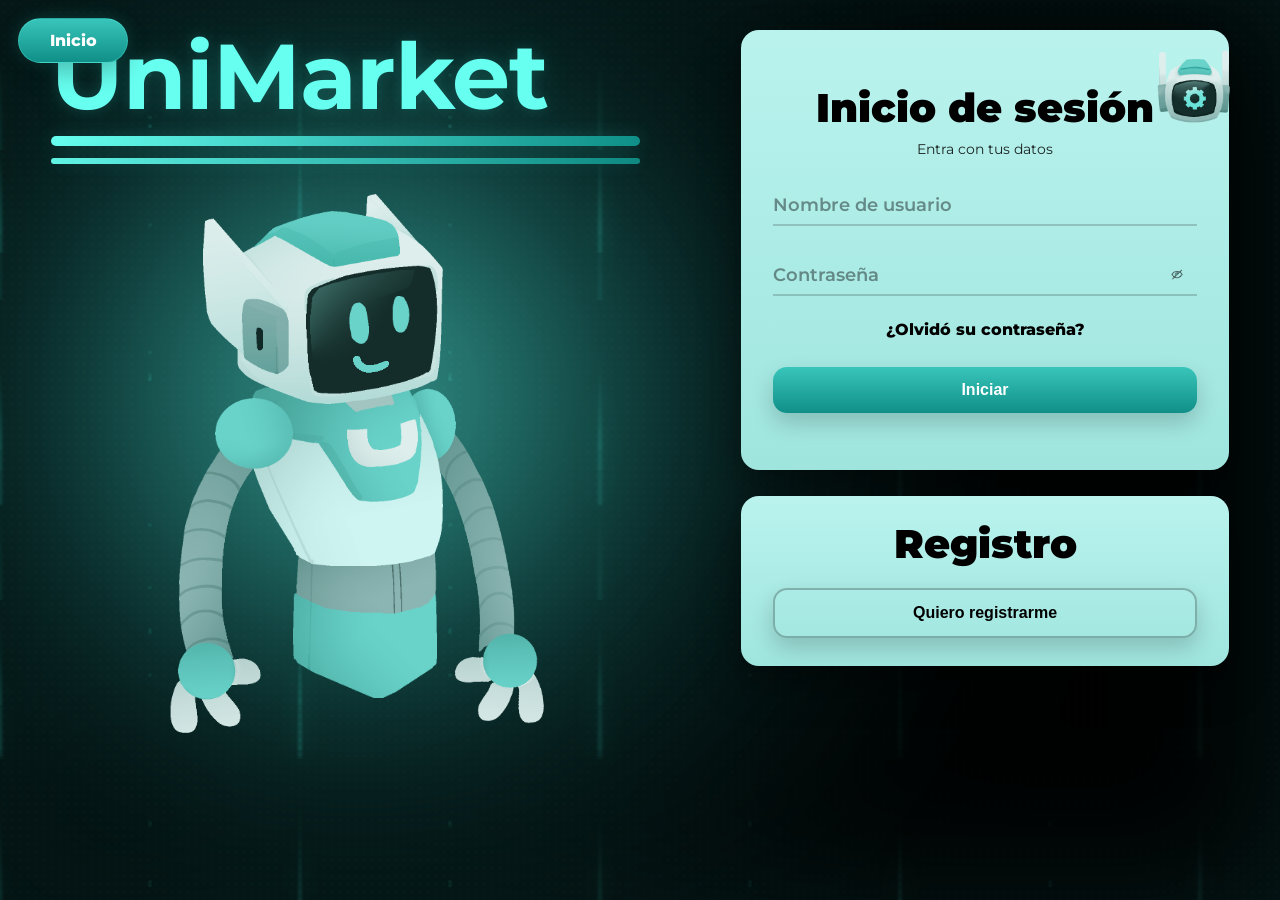
<file: Login.html>
<!DOCTYPE html>
<html lang="es">

<head>
  <meta charset="UTF-8">
  <meta name="viewport" content="width=device-width, initial-scale=1.0">
  <title>Acceso al Sistema</title>
  <link rel="stylesheet" href="style_login.css">
</head>
<style>
    .modal-overlay {
      position: fixed; top: 0; left: 0; width: 100%; height: 100%;
      background: rgba(6, 27, 26, 0.85); /* Fondo oscuro transparente */
      display: flex; justify-content: center; align-items: center;
      z-index: 9999; backdrop-filter: blur(6px);
    }
    .modal-content {
      background: #081f1d; border: 2px solid #39c5bb;
      border-radius: 20px; padding: 30px; width: 90%; max-width: 400px;
      text-align: center; box-shadow: 0 0 40px rgba(57, 197, 187, 0.3);
      animation: popIn 0.4s cubic-bezier(0.175, 0.885, 0.32, 1.275);
    }
    @keyframes popIn {
      0% { transform: scale(0.8); opacity: 0; }
      100% { transform: scale(1); opacity: 1; }
    }
    .code-input {
      background: rgba(255, 255, 255, 0.05); border: 2px solid #39c5bb;
      border-radius: 12px; padding: 15px; font-size: 28px;
      color: #39c5bb; text-align: center; letter-spacing: 12px;
      width: 100%; margin: 20px 0; outline: none; font-weight: bold;
    }
    .code-input:focus { border-color: #66fff0; background: rgba(255,255,255,0.1); }
    .btn-verificar {
      background: linear-gradient(90deg, #39c5bb, #66fff0); border: none; 
      padding: 14px 30px; border-radius: 20px; color: #061b1a; 
      font-weight: 800; cursor: pointer; width: 100%; font-size: 16px; 
      margin-bottom: 15px; transition: transform 0.2s;
    }
    .btn-verificar:hover { transform: translateY(-2px); }
    .close-modal {
      background: transparent; border: none; color: #9bded7;
      text-decoration: underline; cursor: pointer; font-size: 14px;
    }
  </style>


<body>
  <div class="bg-effect"></div>

  <a href="./menu.html" class="home-chip home-chip-glitch">
    <span class="glitch-home-wrap">
      <span class="home-chip-text" data-i18n="back">Inicio</span>
      <span class="glitch-home-glitch" aria-hidden="true">Inicio</span>
    </span>
  </a>

  <aside class="side-tools collapsed" id="sideTools">
    <div class="side-toggle-wrap">
      <button class="side-toggle" id="robotToggle" type="button" aria-label="Herramientas">
        <img src="img/UNI_EMOTE_CONFIG.png" alt="Configuración" class="side-toggle-img">
      </button>
    </div>

    <ul class="example-2" id="toolsMenu">
      <li class="icon-content">
        <button class="tool-btn action-btn" id="langBtn" type="button" aria-label="Idioma" data-social="language">
          <div class="filled"></div>
          <img id="langFlag" src="img/es.png" alt="Español">
        </button>
      </li>

      <li class="icon-content">
        <button class="tool-btn action-btn" id="themeBtn" type="button" aria-label="Tema" data-social="theme">
          <div class="filled"></div>
          <span class="tool-emoji" id="themeEmoji">🌙</span>
        </button>
      </li>

      <li class="icon-content">
        <a href="https://www.ucol.mx/" target="_blank" aria-label="UdeC" data-social="udec">
          <div class="filled"></div>
          <img src="img/udc.png" alt="UdeC">
        </a>
      </li>

      <li class="icon-content">
        <a href="https://www.facebook.com/UdeC.oficial?locale=es_LA" target="_blank" aria-label="Facebook" data-social="facebook">
          <div class="filled"></div>
          <img src="img/facebook.png" alt="Facebook">
        </a>
      </li>

      <li class="icon-content">
        <a href="https://github.com/ZaekoRam/UniMarket" target="_blank" aria-label="GitHub" data-social="github">
          <div class="filled"></div>
          <img src="img/github.png" alt="GitHub">
        </a>
      </li>
    </ul>
  </aside>

  <div class="container login-active" id="container">
    <div class="brand">
      <h1 class="logo">UniMarket</h1>
      <div class="logo-line"></div>
      <div class="logo-line thin"></div>

      <div class="mascot-wrap">
        <div class="robot" id="loginRobot">
          <div class="cabeza">
           <img class="ojos" id="ojosRobot" src="img/ojos_abiertos.png">
           <img class="boca" id="bocaRobot" src="img/boca_normal.png">
          </div>
          <div class="brazo izq">
            <div class="mano izq"></div>
          </div>

          <div class="torso"></div>

          <div class="brazo der">
            <div class="mano der"></div>
          </div>

          <div class="cadera"></div>
        </div>
      </div>
    </div>

    <div class="panel">
      <div class="form-container sign-in-container">
        <form class="full-login" action="validar.php" method="post" novalidate>
          <h1 data-i18n="loginTitle">Inicio de sesión</h1>
          <p data-i18n="loginSubtitle">Entra con tus datos</p>

          <div class="input-container">
            <input type="text" id="loginUsuario" name="usuario" placeholder=" " required>
            <label for="loginUsuario" class="label" data-i18n="username">Nombre de usuario</label>
            <div class="underline"></div>
          </div>

          <div class="input-container password-box">
            <input type="password" id="passwordLogin" name="password" placeholder=" " required>
            <label for="passwordLogin" class="label" data-i18n="password">Contraseña</label>
            <div class="underline"></div>
            <img src="img/contrasena-de-ojo.png" class="toggle-pass" data-target="passwordLogin" alt="Mostrar contraseña">
          </div>

          <div class="recordar" data-i18n="forgot">¿Olvidó su contraseña?</div>

          <button type="submit" data-i18n="loginButton">Iniciar</button>
        </form>

        <div class="mini-login">
          <h1 data-i18n="miniLoginTitle">Inicio de sesión</h1>
          <button type="button" class="ghost" id="signInMini" data-i18n="miniLogin">Inicia sesión</button>
        </div>
      </div>

      <div class="form-container sign-up-container">
        <div class="mini-register">
          <h1 data-i18n="miniRegisterTitle">Registro</h1>
          <button type="button" class="ghost" id="signUpMini" data-i18n="miniRegister">Quiero registrarme</button>
        </div>

        <form class="full-register" action="registrar.php" method="post" novalidate>
          <h1 data-i18n="registerTitle">Registro</h1>
          <p data-i18n="registerSubtitle">Crea tu cuenta</p>

          <div class="input-container">
            <input type="text" id="registerNombreCompleto" name="nombre_completo" placeholder=" " required>
            <label for="registerNombreCompleto" class="label" data-i18n="fullname">Nombre completo</label>
            <div class="underline"></div>
          </div>

          <div class="input-container">
            <input type="text" id="registerUsuario" name="usuario" placeholder=" " required>
            <label for="registerUsuario" class="label" data-i18n="username">Nombre de usuario</label>
            <div class="underline"></div>
          </div>

          <div class="input-container">
            <input type="text" id="registerNum" name="num" placeholder=" " required>
            <label for="registerNum" class="label" data-i18n="account">Número de cuenta</label>
            <div class="underline"></div>
          </div>

          <div class="input-container">
            <input type="email" id="registerCorreo" name="cuenta" placeholder=" " required>
            <label for="registerCorreo" class="label" data-i18n="email">Correo institucional</label>
            <div class="underline"></div>
          </div>

          <div class="input-container password-box">
            <input type="password" id="passwordRegister" name="password" placeholder=" " required>
            <label for="passwordRegister" class="label" data-i18n="password">Contraseña</label>
            <div class="underline"></div>
            <img src="img/contrasena-de-ojo.png" class="toggle-pass" data-target="passwordRegister" alt="Mostrar contraseña">
          </div>

          <button type="submit" data-i18n="registerButton">Registrarse</button>
        </form>
      </div>
    </div>
  </div>
  <div id="modalVerificacion" class="modal-overlay" style="display: none;">
    <div class="modal-content">
      <img src="img/unibot_verificacion.png" alt="Unibot" style="width: 120px; margin-bottom: 10px;">
      <h2 style="color: #39c5bb; margin: 0 0 10px 0;">Verifica tu cuenta</h2>
      <p style="color: #eafffb; font-size: 14px; margin: 0 0 20px 0; opacity: 0.8;">
        Ingresa el código de 6 dígitos que Unibot te envió.
      </p>
      
      <form action="verificar_codigo.php" method="POST">
        <input type="hidden" name="correo" id="correoModal">
        <input type="text" name="codigo" class="code-input" placeholder="000000" maxlength="6" required 
               style="padding: 10px; border-radius: 5px; border: 1px solid #39c5bb; text-align: center; letter-spacing: 5px; font-size: 20px; width: 80%; margin-bottom: 15px;">
        <button type="submit" style="background: #39c5bb; color: white; border: none; padding: 10px 20px; border-radius: 5px; cursor: pointer; width: 85%;">Activar Cuenta</button>
      </form>
      
      <button onclick="cerrarModal()" style="background: none; border: none; color: #777; margin-top: 15px; cursor: pointer; text-decoration: underline;">Cerrar</button>
    </div>
  </div>

  <script src="app.js"></script>
</body>

</html>
</file>
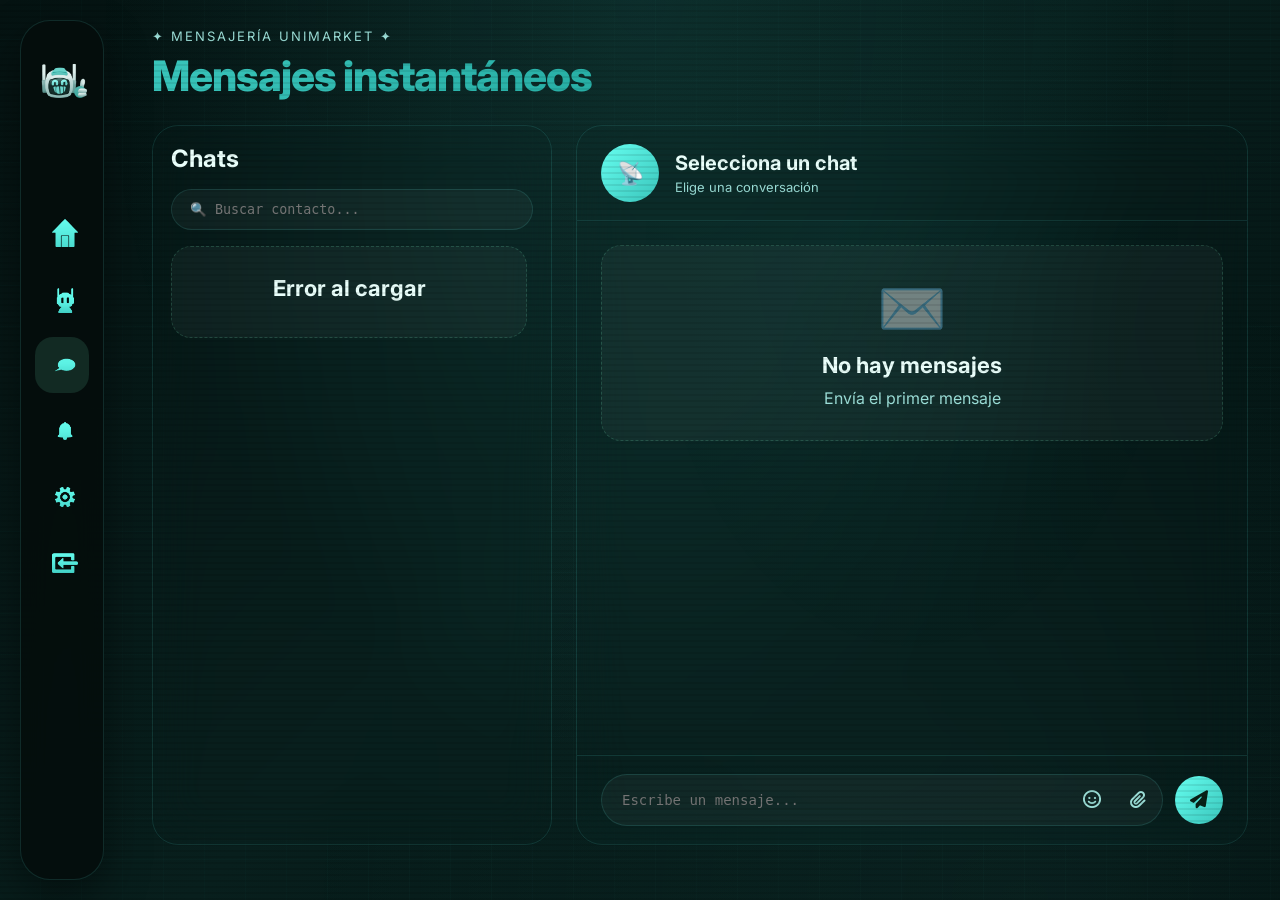
<file: mensajes.html>
<!DOCTYPE html>
<html lang="es">
<head>
    <meta charset="UTF-8">
    <meta name="viewport" content="width=device-width, initial-scale=1.0">
    <title>UniMarket · Mensajes</title>
    <link href="https://fonts.googleapis.com/css2?family=Inter:wght@400;500;600;700;800;900&display=swap" rel="stylesheet">
    <link rel="stylesheet" href="https://cdnjs.cloudflare.com/ajax/libs/font-awesome/6.4.0/css/all.min.css">
    <style>
        /* ========== MISMO ESTILO QUE TU PERFIL ========== */
        @import url('https://fonts.googleapis.com/css2?family=Inter:wght@400;500;600;700;800;900&family=Space+Grotesk:wght@400;500;600;700&display=swap');

        :root {
            --bg-main: linear-gradient(135deg, #051312, #081f1d, #03100f);
            --bg-radial-1: rgba(57, 197, 187, 0.22);
            --bg-radial-2: rgba(102, 255, 240, 0.12);
            --panel: rgba(10, 24, 23, 0.88);
            --panel-strong: rgba(5, 14, 13, 0.92);
            --panel-soft: rgba(255, 255, 255, 0.04);
            --glass-bg: rgba(15, 30, 28, 0.75);
            --glass-border: rgba(102, 255, 240, 0.12);
            --border: rgba(102, 255, 240, 0.12);
            --text: #eafffb;
            --muted: #9bded7;
            --accent: #39c5bb;
            --accent-2: #66fff0;
            --accent-gradient: linear-gradient(135deg, var(--accent-2), var(--accent));
            --accent-gradient-2: linear-gradient(135deg, #39c5bb, #0f8f87, #39c5bb);
            --glitch-pink: #ff4fa0;
            --shadow: 0 18px 45px rgba(0, 0, 0, 0.45);
            --shadow-sm: 0 8px 25px rgba(0, 0, 0, 0.25);
            --radius-xl: 26px;
            --radius-lg: 18px;
            --radius-md: 14px;
            --online-color: #2ecc71;
            --offline-color: #e74c3c;
        }

        body.light-mode {
            --bg-main: linear-gradient(135deg, #dffcf9, #c9f6f0, #eefefd);
            --bg-radial-1: rgba(57, 197, 187, 0.16);
            --bg-radial-2: rgba(102, 255, 240, 0.10);
            --panel: rgba(236, 250, 248, 0.88);
            --panel-strong: rgba(230, 247, 245, 0.94);
            --panel-soft: rgba(6, 27, 26, 0.05);
            --glass-bg: rgba(236, 250, 248, 0.8);
            --glass-border: rgba(15, 143, 135, 0.15);
            --border: rgba(15, 143, 135, 0.12);
            --text: #10211c;
            --muted: #4f7c76;
            --accent: #39c5bb;
            --accent-2: #0f8f87;
            --accent-gradient: linear-gradient(135deg, #0f8f87, #39c5bb);
            --accent-gradient-2: linear-gradient(135deg, #0f8f87, #39c5bb, #0f8f87);
            --glitch-pink: #d63e7a;
            --online-color: #27ae60;
            --offline-color: #c0392b;
        }

        * { box-sizing: border-box; margin: 0; padding: 0; }

        body {
            margin: 0;
            font-family: 'Inter', sans-serif;
            color: var(--text);
            background: var(--bg-main);
            min-height: 100vh;
            overflow-x: hidden;
            transition: background 0.5s ease, color 0.5s ease;
            position: relative;
        }

        body::before {
            content: '';
            position: fixed;
            inset: 0;
            background: 
                repeating-linear-gradient(0deg, transparent, transparent 40px, rgba(57, 197, 187, 0.02) 40px, rgba(57, 197, 187, 0.02) 41px),
                repeating-linear-gradient(90deg, transparent, transparent 40px, rgba(57, 197, 187, 0.02) 40px, rgba(57, 197, 187, 0.02) 41px),
                radial-gradient(ellipse at 50% 0%, rgba(57, 197, 187, 0.12) 0%, transparent 60%),
                radial-gradient(ellipse at 80% 100%, rgba(102, 255, 240, 0.06) 0%, transparent 50%);
            pointer-events: none;
            z-index: -1;
        }

        body::after {
            content: '';
            position: fixed;
            top: 0;
            left: 0;
            width: 100%;
            height: 100%;
            background: repeating-linear-gradient(0deg, rgba(0, 0, 0, 0.08) 0px, rgba(0, 0, 0, 0.08) 2px, transparent 2px, transparent 6px);
            pointer-events: none;
            z-index: 997;
            animation: scanlines 8s linear infinite;
        }

        @keyframes scanlines {
            from { background-position: 0 0; }
            to { background-position: 0 20px; }
        }

        /* ========== SIDEBAR ========== */
        .sidebar {
            position: fixed;
            top: 20px;
            left: 20px;
            width: 84px;
            height: calc(100vh - 40px);
            background: var(--panel-strong);
            border: 1px solid var(--border);
            border-radius: 30px;
            box-shadow: var(--shadow);
            backdrop-filter: blur(14px);
            display: flex;
            flex-direction: column;
            padding: 18px 14px;
            transition: width 0.35s ease;
            overflow: hidden;
            z-index: 1000;
        }

        .sidebar:hover { width: 280px; }

        .sidebar-top {
            display: flex;
            flex-direction: column;
            gap: 18px;
            margin-bottom: 24px;
            align-items: center;
        }

        .sidebar-mascot {
            width: 100%;
            display: flex;
            justify-content: center;
            margin: 8px 0 18px;
        }

        .sidebar-mascot img {
            width: 72px;
            height: 72px;
            object-fit: contain;
        }

        .sidebar-brand {
            opacity: 0;
            transform: translateX(-10px);
            transition: 0.25s ease;
            font-size: 22px;
            font-weight: 800;
            color: var(--accent);
            white-space: nowrap;
            align-self: flex-start;
            margin-left: 6px;
        }

        .sidebar:hover .sidebar-brand {
            opacity: 1;
            transform: translateX(0);
        }

        .sidebar-menu {
            display: flex;
            flex-direction: column;
            gap: 10px;
        }

        .menu-item {
            display: flex;
            align-items: center;
            gap: 16px;
            min-height: 56px;
            padding: 0 16px;
            border-radius: 18px;
            color: var(--muted);
            transition: 0.25s ease;
            white-space: nowrap;
            border: none;
        }

        .menu-item:hover,
        .menu-item.active {
            background: rgba(118, 243, 194, 0.12);
            color: var(--text);
        }

        body.light-mode .menu-item:hover,
        body.light-mode .menu-item.active {
            background: rgba(38, 180, 124, 0.1);
        }

        .menu-item .icon {
            min-width: 24px;
            text-align: center;
            font-size: 20px;
        }

        .menu-item .label {
            opacity: 0;
            transform: translateX(14px);
            transition: 0.25s ease;
            font-weight: 600;
        }

        .sidebar:hover .menu-item .label {
            opacity: 1;
            transform: translateX(0);
        }

        .menu-item .icon img {
            width: 28px;
            height: 28px;
            object-fit: contain;
            display: block;
        }

        /* Theme Switch */
        .theme-switch {
            margin-top: 10px;
            width: 100%;
            border: none;
            background: transparent;
            cursor: pointer;
            padding: 0;
        }

        .modern-switch {
            display: flex;
            align-items: center;
            gap: 12px;
            width: 100%;
            padding: 8px 10px;
            border-radius: 18px;
            transition: 0.25s;
        }

        .sidebar:not(:hover) .modern-switch {
            width: 56px;
            height: 56px;
            justify-content: center;
            align-items: center;
            padding: 0;
            background: transparent;
        }

        .sidebar:not(:hover) .modern-switch .star,
        .sidebar:not(:hover) .modern-switch .cloud {
            display: none;
        }

        .sidebar:not(:hover) .theme-text {
            display: none;
        }

        .sidebar:not(:hover) .modern-switch .slider {
            width: 46px;
            height: 46px;
            border-radius: 50%;
            margin: 0 auto;
            background: transparent;
            box-shadow: none;
        }

        .sidebar:hover .modern-switch {
            width: 100%;
            justify-content: flex-start;
            background: rgba(255,255,255,0.05);
        }

        .modern-switch input {
            opacity: 0;
            width: 0;
            height: 0;
            position: absolute;
        }

        .modern-switch .slider {
            font-size: 17px;
            position: relative;
            display: inline-block;
            width: 4em;
            height: 2.2em;
            border-radius: 30px;
            background-color: #2a2a2a;
            transition: 0.4s;
            overflow: hidden;
            flex-shrink: 0;
            box-shadow: 0 0 10px rgba(0, 0, 0, 0.10);
        }

        .modern-switch .slider::before {
            position: absolute;
            content: "";
            height: 1.2em;
            width: 1.2em;
            border-radius: 20px;
            left: 0.5em;
            bottom: 0.5em;
            transition: 0.4s;
            transition-timing-function: cubic-bezier(0.81, -0.04, 0.38, 1.5);
            box-shadow: inset 8px -4px 0px 0px #fff;
            background: transparent;
        }

        .sidebar:not(:hover) .modern-switch .slider::before {
            left: 50%;
            top: 50%;
            bottom: auto;
            transform: translate(-50%, -50%);
        }

        .modern-switch input:checked + .slider {
            background: linear-gradient(135deg, var(--accent), var(--accent-2));
        }

        .modern-switch input:checked + .slider::before {
            transform: translateX(1.8em);
            box-shadow: inset 15px -4px 0px 15px #ffcf48;
        }

        .theme-text {
            opacity: 0;
            transform: translateX(12px);
            transition: 0.25s ease;
            font-size: 15px;
            font-weight: 800;
            white-space: nowrap;
            color: var(--text);
        }

        .sidebar:hover .theme-text {
            opacity: 1;
            transform: translateX(0);
        }

        /* ========== MAIN CONTENT ========== */
        .main-content {
            margin-left: 120px;
            padding: 28px 32px 40px;
            transition: margin-left 0.35s ease;
        }

        .sidebar:hover ~ .main-content {
            margin-left: 316px;
        }

        .topbar {
            max-width: 1300px;
            margin: 0 auto 24px;
        }

        .page-title-box h1 {
            margin: 6px 0 0;
            font-size: 42px;
            font-weight: 800;
            letter-spacing: -1px;
            background: var(--accent-gradient-2);
            background-size: 200% 200%;
            -webkit-background-clip: text;
            background-clip: text;
            color: transparent;
            animation: gradientShift 4s ease-in-out infinite;
        }

        @keyframes gradientShift {
            0%, 100% { background-position: 0% 50%; }
            50% { background-position: 100% 50%; }
        }

        .mini-label {
            margin: 0;
            color: var(--muted);
            font-size: 13px;
            text-transform: uppercase;
            letter-spacing: 2px;
        }

        /* ========== MENSAJES LAYOUT ========== */
        .messages-layout {
  max-width: 1400px;
  margin: 0 auto;
  display: grid;
  grid-template-columns: 400px 1fr;
  gap: 24px;
  align-items: start;
  height: calc(100vh - 180px);
  min-height: 600px;
}

        .chat-list-panel,
        .chat-panel {
  background: var(--glass);
  backdrop-filter: blur(24px);
  border: 1px solid var(--border);
  border-radius: var(--radius-xl);
  box-shadow: var(--shadow-xl);
  display: flex;
  flex-direction: column;
  height: 100%; /* aquí usa el alto del contenedor padre */
  overflow: hidden; /* evita desbordes */
}

.chat-panel {
  height: 100%;
  max-height: 100%;
}

        .chat-list-panel:hover,
        .chat-panel:hover {
            border-color: rgba(102, 255, 240, 0.3);
            transform: translateY(-4px);
            box-shadow: var(--shadow), 0 0 30px rgba(57, 197, 187, 0.1);
        }

        .chat-list-panel {
            padding: 18px;
            display: flex;
            flex-direction: column;
            min-height: 620px;
        }

        .chat-list-header {
            display: flex;
            align-items: center;
            justify-content: space-between;
            gap: 12px;
            margin-bottom: 16px;
        }

        .chat-list-header h2 {
            margin: 0;
            font-size: 24px;
        }

        .new-chat-btn {
            background: var(--accent-gradient);
            border: none;
            color: #082016;
            font-weight: 700;
            padding: 10px 18px;
            border-radius: 40px;
            cursor: pointer;
            transition: all 0.3s;
            position: relative;
            overflow: hidden;
        }

        .new-chat-btn::before {
            content: '';
            position: absolute;
            top: 0;
            left: -100%;
            width: 100%;
            height: 100%;
            background: linear-gradient(90deg, transparent, rgba(255,255,255,0.3), transparent);
            transition: left 0.5s;
        }

        .new-chat-btn:hover::before { left: 100%; }
        .new-chat-btn:hover { transform: translateY(-2px); box-shadow: 0 0 20px var(--accent); }

        .search-box {
            margin-bottom: 16px;
        }

        .search-box input {
            width: 100%;
            background: var(--panel-soft);
            border: 1px solid var(--glass-border);
            border-radius: 40px;
            padding: 12px 18px;
            color: var(--text);
            outline: none;
            font-family: monospace;
            transition: all 0.3s;
        }

        .search-box input:focus {
            border-color: var(--accent);
            box-shadow: 0 0 0 3px rgba(57, 197, 187, 0.15);
        }

.chat-list {
    display: flex;
    flex-direction: column;
    gap: 8px;
    overflow-y: auto;
    max-height: 550px;
    padding-right: 6px;
    scrollbar-width: thin;
    scrollbar-color: var(--accent) rgba(57, 197, 187, 0.1);
}

/* WebKit (Chrome, Edge, Safari) - Scroll completamente custom */
.chat-list::-webkit-scrollbar {
    width: 6px;
}

.chat-list::-webkit-scrollbar-track {
    background: rgba(57, 197, 187, 0.08);
    border-radius: 10px;
    margin-block: 4px;
    backdrop-filter: blur(2px);
}

.chat-list::-webkit-scrollbar-thumb {
    background: linear-gradient(135deg, var(--accent), var(--accent-2));
    border-radius: 10px;
    box-shadow: 0 0 6px var(--accent), inset 0 0 2px rgba(255,255,255,0.4);
    transition: all 0.2s ease;
}

.chat-list::-webkit-scrollbar-thumb:hover {
    background: linear-gradient(135deg, var(--accent-2), var(--glitch-pink));
    box-shadow: 0 0 12px var(--accent-2), inset 0 0 3px white;
    transform: scaleX(1.1);
    width: 8px;
}

/* Efecto de "glitch" sutil al desplazar */
.chat-list {
    scroll-behavior: smooth;
    transition: scrollbar-color 0.3s;
}

/* Scroll invisible pero funcional en Firefox ya está cubierto */
        .chat-item {
            display: flex;
            align-items: center;
            gap: 14px;
            padding: 12px 16px;
            border-radius: var(--radius-lg);
            cursor: pointer;
            transition: all 0.3s;
            outline: none;
        }

        .chat-item:hover {
            background: rgba(57, 197, 187, 0.08);
            transform: translateX(5px);
            border: none;
        }

        .chat-active {
            background: rgba(57, 197, 187, 0.12);
            border-left: 3px solid var(--accent);
            box-shadow: 0 0 15px rgba(57, 197, 187, 0.15);
        }

        .chat-avatar {
            width: 52px;
            height: 52px;
            background: var(--accent-gradient);
            border-radius: 50%;
            display: flex;
            align-items: center;
            justify-content: center;
            font-size: 18px;
            font-weight: 800;
            color: #082016;
            transition: all 0.3s;
            cursor: pointer;
        }

        .chat-item:hover .chat-avatar {
            transform: scale(1.05) rotate(5deg);
            box-shadow: 0 0 15px var(--accent);
        }

        .chat-item-info {
            flex: 1;
            min-width: 0;
        }

        .chat-item-header {
            display: flex;
            align-items: center;
            justify-content: space-between;
            margin-bottom: 4px;
        }

        .chat-item-header h4 {
            margin: 0;
            font-size: 15px;
            font-weight: 600;
        }

        .status-badge {
            display: inline-flex;
            align-items: center;
            gap: 6px;
            font-size: 11px;
            font-weight: 500;
        }

        .status-dot {
            width: 8px;
            height: 8px;
            border-radius: 50%;
            display: inline-block;
        }

        .status-dot.online {
            background: var(--online-color);
            box-shadow: 0 0 5px var(--online-color);
            animation: pulse-online 1.5s ease-in-out infinite;
        }

        .status-dot.offline {
            background: var(--offline-color);
        }

        @keyframes pulse-online {
            0%, 100% { box-shadow: 0 0 0 0 var(--online-color); opacity: 1; }
            50% { box-shadow: 0 0 0 5px var(--online-color); opacity: 0.7; }
        }

        .status-text {
            color: var(--muted);
        }

        .chat-preview {
            margin: 0;
            font-size: 12px;
            color: var(--muted);
            font-family: monospace;
        }

        /* RIGHT PANEL */
        .chat-panel {
            display: flex;
            flex-direction: column;
            min-height: 620px;
            overflow: hidden;
        }

        .chat-header {
            padding: 18px 24px;
            display: flex;
            justify-content: space-between;
            align-items: center;
            border-bottom: 1px solid var(--glass-border);
        }

        .chat-user {
            display: flex;
            align-items: center;
            gap: 16px;
            cursor: pointer;
        }

        .chat-user .chat-avatar {
            width: 58px;
            height: 58px;
            font-size: 22px;
        }

        .chat-user:hover .chat-avatar {
            transform: rotate(10deg) scale(1.05);
            box-shadow: 0 0 20px var(--accent);
        }

        .chat-user h2 {
            margin: 0;
            font-size: 20px;
        }

        .chat-user p {
            margin: 4px 0 0;
            color: var(--muted);
            font-size: 13px;
            display: flex;
            align-items: center;
            gap: 6px;
        }

        .online-dot {
            width: 8px;
            height: 8px;
            border-radius: 50%;
            display: inline-block;
        }

        .online-dot.online {
            background: var(--online-color);
            animation: pulse-online 1.5s ease-in-out infinite;
        }

        .online-dot.offline {
            background: var(--offline-color);
        }

        /* MENSAJES */
        /* Cuerpo de mensajes: scroll interno */
.chat-body {
  flex: 1;
  padding: 24px;
  overflow-y: auto;  /* ← hace que aparezca el scroll cuando sea necesario */
  display: flex;
  flex-direction: column;
  gap: 16px;
  background: radial-gradient(ellipse at 50% 0%, rgba(57, 197, 187, 0.03) 0%, transparent 60%);
  position: relative;
}

.chat-body {
  max-height: 100%;
  min-height: 0; /* importante para flex */
}

        .message-bubble {
            max-width: 70%;
            display: flex;
            flex-direction: column;
            position: relative;
            animation: messagePop 0.3s cubic-bezier(0.34, 1.2, 0.64, 1);
        }

        @keyframes messagePop {
            from { opacity: 0; transform: translateY(15px) scale(0.95); }
            to { opacity: 1; transform: translateY(0) scale(1); }
        }

        .message-out { align-self: flex-end; }
        .message-in { align-self: flex-start; }

        .bubble {
            padding: 12px 18px;
            border-radius: 20px;
            font-size: 14px;
            line-height: 1.5;
            transition: all 0.2s;
            word-wrap: break-word;
        }

        .bubble-out {
            background: var(--accent-gradient);
            color: #082016;
            border-bottom-right-radius: 4px;
        }

        .bubble-in {
            background: var(--panel-soft);
            border: 1px solid var(--glass-border);
            color: var(--text);
            border-bottom-left-radius: 4px;
        }

        .message-image {
            max-width: 200px;
            border-radius: 16px;
            cursor: pointer;
        }

        .message-emoji {
            width: 40px;
            height: 40px;
            object-fit: contain;
            vertical-align: middle;
        }

        .message-time {
            font-size: 10px;
            color: var(--muted);
            margin-top: 4px;
            margin-left: 8px;
            font-family: monospace;
        }

        /* Botón eliminar - EFECTO GLITCH */
        .delete-msg-btn {
            position: absolute;
            right: -40px;
            top: 50%;
            transform: translateY(-50%);
            width: 30px;
            height: 30px;
            background: rgba(255, 51, 102, 0.15);
            border: 1px solid var(--glitch-pink);
            border-radius: 50%;
            color: var(--glitch-pink);
            cursor: pointer;
            opacity: 0;
            transition: all 0.3s;
            display: flex;
            align-items: center;
            justify-content: center;
            font-size: 12px;
        }

        .message-out .delete-msg-btn {
            right: auto;
            left: -40px;
        }

        .message-bubble:hover .delete-msg-btn {
            opacity: 1;
            right: -45px;
        }

        .message-out:hover .delete-msg-btn {
            left: -45px;
        }

        .delete-msg-btn:hover {
            background: var(--glitch-pink);
            color: white;
            transform: translateY(-50%) scale(1.15);
            box-shadow: 0 0 15px var(--glitch-pink);
            animation: glitchBtn 0.3s steps(2, end);
        }

        @keyframes glitchBtn {
            0% { transform: translateY(-50%) scale(1); clip-path: inset(0 0 0 0); }
            25% { clip-path: inset(20% 0 30% 0); transform: translateY(-50%) scale(1.1); }
            50% { clip-path: inset(50% 0 10% 0); transform: translateY(-50%) scale(1.05); }
            75% { clip-path: inset(10% 0 60% 0); transform: translateY(-50%) scale(1.1); }
            100% { transform: translateY(-50%) scale(1.15); clip-path: inset(0 0 0 0); }
        }

        /* INPUT AREA */
        .chat-input-area {
            padding: 18px 24px;
            border-top: 1px solid var(--glass-border);
            display: flex;
            gap: 12px;
            align-items: center;
            background: linear-gradient(180deg, transparent, rgba(57, 197, 187, 0.02));
        }

        .input-wrapper {
            flex: 1;
            display: flex;
            align-items: center;
            gap: 8px;
            background: var(--panel-soft);
            border: 1px solid var(--glass-border);
            border-radius: 40px;
            padding: 5px 5px 5px 20px;
        }

        .input-wrapper input {
            flex: 1;
            background: transparent;
            border: none;
            color: var(--text);
            outline: none;
            font-size: 14px;
            font-family: monospace;
            padding: 12px 0;
        }

        .input-icon {
            width: 38px;
            height: 38px;
            border-radius: 50%;
            background: transparent;
            border: none;
            color: var(--muted);
            font-size: 18px;
            cursor: pointer;
            transition: all 0.3s;
            display: flex;
            align-items: center;
            justify-content: center;
        }

        .input-icon:hover {
            color: var(--accent);
            transform: scale(1.1);
            background: rgba(57, 197, 187, 0.1);
        }

        .send-btn {
            width: 48px;
            height: 48px;
            background: var(--accent-gradient);
            border: none;
            border-radius: 50%;
            color: #082016;
            cursor: pointer;
            transition: all 0.3s;
            display: flex;
            align-items: center;
            justify-content: center;
            font-size: 18px;
        }

        .send-btn:hover {
            transform: scale(1.1) rotate(15deg);
            box-shadow: 0 0 20px var(--accent);
        }

        .file-preview {
            margin: 10px 24px;
            padding: 10px;
            background: var(--panel-soft);
            border: 1px solid var(--glass-border);
            border-radius: 16px;
            display: flex;
            align-items: center;
            gap: 12px;
        }

        .file-preview img {
            width: 50px;
            height: 50px;
            object-fit: cover;
            border-radius: 10px;
        }

        .cancel-file {
            cursor: pointer;
            color: var(--glitch-pink);
            margin-left: auto;
            transition: all 0.3s;
        }

        .cancel-file:hover {
            transform: scale(1.1);
        }

        /* Emoji Picker */
        .emoji-picker-container {
            position: relative;
        }

        .emoji-picker {
            position: absolute;
            bottom: 70px;
            left: 20px;
            z-index: 1000;
            display: none;
            width: 350px;
            max-height: 400px;
            overflow-y: auto;
            background: var(--panel-strong);
            border: 2px solid var(--accent);
            border-radius: 20px;
            padding: 12px;
            backdrop-filter: blur(20px);
            box-shadow: 0 0 30px rgba(57, 197, 187, 0.3);
        }

        .emoji-picker.active {
            display: block;
            animation: pickerPop 0.2s ease;
        }

        @keyframes pickerPop {
            from { opacity: 0; transform: scale(0.9); }
            to { opacity: 1; transform: scale(1); }
        }

        .custom-emoji-grid {
            display: grid;
            grid-template-columns: repeat(4, 1fr);
            gap: 12px;
            padding: 5px;
        }

        .custom-emoji-item {
            display: flex;
            align-items: center;
            justify-content: center;
            padding: 10px;
            cursor: pointer;
            border-radius: 12px;
            transition: all 0.2s;
            background: rgba(57, 197, 187, 0.05);
        }

        .custom-emoji-item:hover {
            background: rgba(57, 197, 187, 0.2);
            transform: scale(1.1);
        }

        .custom-emoji-item img {
            width: 40px;
            height: 40px;
            object-fit: contain;
        }

        /* Empty states */
        .empty-state-list {
            flex: 1;
            display: flex;
            align-items: center;
            justify-content: center;
        }

        .empty-list-box,
        .chat-empty-state {
            width: 100%;
            text-align: center;
            padding: 28px 20px;
            border-radius: 20px;
            background: var(--panel-soft);
            border: 1px dashed rgba(118,243,194,0.18);
        }

        .empty-list-icon,
        .chat-empty-icon {
            font-size: 56px;
            margin-bottom: 10px;
            opacity: 0.4;
            animation: float 3s ease-in-out infinite;
        }

        @keyframes float {
            0%, 100% { transform: translateY(0); }
            50% { transform: translateY(-10px); }
        }

        .empty-list-box h3,
        .chat-empty-state h3 {
            margin: 0 0 8px;
            font-size: 22px;
        }

        .empty-list-box p,
        .chat-empty-state p {
            margin: 0;
            color: var(--muted);
            line-height: 1.6;
        }

        /* Scroll */
        ::-webkit-scrollbar {
            width: 5px;
        }
        ::-webkit-scrollbar-track {
            background: rgba(57, 197, 187, 0.05);
            border-radius: 10px;
        }
        ::-webkit-scrollbar-thumb {
            background: var(--accent);
            border-radius: 10px;
        }
        ::-webkit-scrollbar-thumb:hover {
            background: var(--accent-2);
        }

        @media (max-width: 900px) {
            .messages-layout { grid-template-columns: 1fr; }
            .sidebar { width: 74px; }
            .main-content { margin-left: 106px; }
        }

        @media (max-width: 700px) {
            .main-content { margin-left: 96px; padding: 20px 16px; }
            .page-title-box h1 { font-size: 32px; }
            .message-bubble { max-width: 85%; }
            .delete-msg-btn { width: 26px; height: 26px; font-size: 10px; right: -35px; }
            .message-out:hover .delete-msg-btn { left: -35px; }
            .custom-emoji-grid { grid-template-columns: repeat(3, 1fr); }
        }
        /* Eliminar cualquier subrayado en el sidebar */
.sidebar-menu .menu-item,
.sidebar-menu .menu-item .label {
    text-decoration: none !important;
}

/* También para el hover */
.sidebar-menu .menu-item:hover,
.sidebar-menu .menu-item:hover .label {
    text-decoration: none !important;
}
    </style>
</head>
<body>
    <aside class="sidebar">
        <div class="sidebar-top">
            <div class="sidebar-mascot">
                <img src="img/UNI_EMOTE.png" alt="UniMarket Mascot">
            </div>
            <div class="sidebar-brand">UniMarket</div>
        </div>
        <nav class="sidebar-menu">
            <a href="menu" class="menu-item">
                <span class="icon"><img src="img/Icon_inicio.png" alt="Inicio"></span>
                <span class="label" data-i18n="inicio">Inicio</span>
            </a>
            <a href="perfil" class="menu-item">
                <span class="icon"><img src="img/Icon_perfil.png" alt="Perfil"></span>
                <span class="label" data-i18n="perfil">Perfil</span>
            </a>
            <a href="mensajes" class="menu-item active">
                <span class="icon"><img src="img/Icon_mensajes.png" alt="Mensajes"></span>
                <span class="label" data-i18n="mensajes">Mensajes</span>
            </a>
            <a href="notificaciones" class="menu-item">
                <span class="icon"><img src="img/Icon_notificaciones.png" alt="Notificaciones"></span>
                <span class="label" data-i18n="notificaciones">Notificaciones</span>
            </a>
            <a href="configuraciones" class="menu-item">
                <span class="icon"><img src="img/Icon_ajustes.png" alt="Configuraciones"></span>
                <span class="label" data-i18n="configuracion">Configuración</span>
            </a>
            <a href="cerrar_sesion.php" class="menu-item">
                <span class="icon"><img src="img/Icon_cerrar_sesion.png" alt="Cerrar sesión"></span>
                <span class="label" data-i18n="cerrarSesion">Cerrar sesión</span>
            </a>
        </nav>
    </aside>

    <main class="main-content">
        <header class="topbar">
            <div class="page-title-box">
                <p class="mini-label" data-i18n="subtituloMensajes">✦ MENSAJERÍA UNIMARKET ✦</p>
                <h1><span data-i18n="tituloMensajes">Mensajes instantáneos</span></h1>
            </div>
        </header>

        <div class="messages-layout">
            <aside class="chat-list-panel">
                <div class="chat-list-header">
                    <h2 data-i18n="chats"><i class="fas fa-comments"></i> Chats</h2>
                </div>
                <div class="search-box">
                    <input type="text" id="searchContact" data-i18n-placeholder="buscarContacto" placeholder="🔍 Buscar contacto...">
                </div>
                <div class="chat-list" id="contactsContainer">
                    <div class="empty-state-list">
                        <div class="empty-list-box">
                            <div class="empty-list-icon">💬</div>
                            <h3 data-i18n="cargandoContactos">Cargando contactos...</h3>
                        </div>
                    </div>
                </div>
            </aside>

            <section class="chat-panel">
                <div class="chat-header" id="chatHeader">
                    <div class="chat-user" id="chatUserInfo">
                        <div class="chat-avatar">📡</div>
                        <div>
                            <h2 data-i18n="seleccionaChat">Selecciona un chat</h2>
                            <p data-i18n="eligeConversacion">Elige una conversación</p>
                        </div>
                    </div>
                </div>
                <div class="chat-body" id="messagesContainer">
                    <div class="chat-empty-state">
                        <div class="chat-empty-icon">✉️</div>
                        <h3 data-i18n="noMensajes">No hay mensajes</h3>
                        <p data-i18n="enviaPrimerMensaje">Selecciona un contacto para empezar</p>
                    </div>
                </div>
                <div class="chat-input-area">
                    <div class="input-wrapper">
                        <input type="text" id="messageInput" data-i18n-placeholder="escribeMensaje" placeholder="Escribe un mensaje...">
                        <button class="input-icon" id="emojiBtn" data-i18n-title="emojis" title="Emojis"><i class="far fa-smile"></i></button>
                        <button class="input-icon" id="fileBtn" data-i18n-title="adjuntarImagen" title="Adjuntar imagen"><i class="fas fa-paperclip"></i></button>
                    </div>
                    <button class="send-btn" id="sendBtn"><i class="fas fa-paper-plane"></i></button>
                </div>
                <div id="filePreview" class="file-preview" style="display: none;"></div>
                <div id="emojiPicker" class="emoji-picker"></div>
            </section>
        </div>
    </main>
    <script src="global.js"></script>
    <script>
        // Mapeo de emojis (sin cambios)
        const emojiMap = {
            '😎': 'img/uni_cool.png',
            '🥰': 'img/uni_cute.png',
            '🤔': 'img/uni_dudando.png',
            '😍': 'img/uni_enamorado.png',
            '😠': 'img/uni_enojado.png',
            '😊': 'img/uni_feliz.png',
            '😟': 'img/uni_preocupado.png',
            '😲': 'img/uni_sorprendido.png'
        };

        // ========== SISTEMA DE TRADUCCIÓN ==========
        const translationsMsj = {
            es: {
                inicio: "Inicio", perfil: "Perfil", mensajes: "Mensajes",
                notificaciones: "Notificaciones", configuracion: "Configuración", cerrarSesion: "Cerrar sesión",
                tituloPagina: "UniMarket · Mensajes", tituloMensajes: "Mensajes instantáneos",
                subtituloMensajes: "✦ MENSAJERÍA UNIMARKET ✦", chats: "Chats", nuevoChat: "+ Nuevo",
                buscarContacto: "🔍 Buscar contacto...", cargandoContactos: "Cargando contactos...",
                sinContactos: "Aún no hay contactos", sinContactosDesc: "No hay usuarios disponibles para chatear (solo creadores y admins).",
                errorCargarContactos: "Error al cargar", seleccionaChat: "Selecciona un chat",
                eligeConversacion: "Elige una conversación", noMensajes: "No hay mensajes",
                enviaPrimerMensaje: "Envía el primer mensaje", enLinea: "En línea", desconectado: "Desconectado",
                sinMensajesPreview: "Sin mensajes", imagenPreview: "📷 Imagen", escribeMensaje: "Escribe un mensaje...",
                emojis: "Emojis", adjuntarImagen: "Adjuntar imagen", nuevoChatMsg: "✨ Inicia un chat seleccionando un contacto de la lista.",
                eliminarMensajeConfirm: "¿Eliminar este mensaje?", errorEnviarImagen: "Error al enviar imagen",
                errorEnviarMensaje: "Error al enviar", errorEliminarMensaje: "Error al eliminar",
                tituloEmojis: "✦ EMOJIS UNIMARKET ✦"
            },
            en: {
                inicio: "Home", perfil: "Profile", mensajes: "Messages",
                notificaciones: "Notifications", configuracion: "Settings", cerrarSesion: "Log out",
                tituloPagina: "UniMarket · Messages", tituloMensajes: "Instant messages",
                subtituloMensajes: "✦ UNIMARKET MESSAGING ✦", chats: "Chats", nuevoChat: "+ New",
                buscarContacto: "🔍 Search contact...", cargandoContactos: "Loading contacts...",
                sinContactos: "No contacts yet", sinContactosDesc: "No users available to chat (only creators and admins).",
                errorCargarContactos: "Error loading", seleccionaChat: "Select a chat",
                eligeConversacion: "Choose a conversation", noMensajes: "No messages",
                enviaPrimerMensaje: "Send the first message", enLinea: "Online", desconectado: "Offline",
                sinMensajesPreview: "No messages", imagenPreview: "📷 Image", escribeMensaje: "Write a message...",
                emojis: "Emojis", adjuntarImagen: "Attach image", nuevoChatMsg: "✨ Start a chat by selecting a contact from the list.",
                eliminarMensajeConfirm: "Delete this message?", errorEnviarImagen: "Error sending image",
                errorEnviarMensaje: "Error sending", errorEliminarMensaje: "Error deleting",
                tituloEmojis: "✦ UNIMARKET EMOJIS ✦"
            }
        };

        function getLangMsj() { return localStorage.getItem("lang") || "es"; }
        function tMsj(key) { return translationsMsj[getLangMsj()]?.[key] || key; }

        function aplicarIdiomaMsj() {
            const lang = getLangMsj();
            document.querySelectorAll("[data-i18n]").forEach(el => {
                const key = el.dataset.i18n;
                if (translationsMsj[lang]?.[key]) el.textContent = translationsMsj[lang][key];
            });
            document.querySelectorAll("[data-i18n-placeholder]").forEach(el => {
                const key = el.dataset.i18nPlaceholder;
                if (translationsMsj[lang]?.[key]) el.placeholder = translationsMsj[lang][key];
            });
            document.querySelectorAll("[data-i18n-title]").forEach(el => {
                const key = el.dataset.i18nTitle;
                if (translationsMsj[lang]?.[key]) el.title = translationsMsj[lang][key];
            });
            const titleEl = document.querySelector("title");
            if (titleEl?.dataset.i18n) titleEl.textContent = translationsMsj[lang][titleEl.dataset.i18n];
        }

        // ========== TEMA OSCURO/CLARO ==========
        const themeToggle = document.getElementById("themeToggle");
        const themeText = document.getElementById("themeText");
        function setTheme(isLight) {
            document.body.classList.toggle("light-mode", isLight);
            if (themeToggle) themeToggle.checked = isLight;
            if (themeText) themeText.textContent = isLight ? "Light Mode" : "Dark Mode";
        }
        const savedTheme = localStorage.getItem("theme");
        setTheme(savedTheme === "light");
        if (themeToggle) {
            themeToggle.addEventListener("change", () => {
                setTheme(themeToggle.checked);
                localStorage.setItem("theme", themeToggle.checked ? "light" : "dark");
            });
        }

        // ========== VARIABLES GLOBALES ==========
        let currentContactId = null;
        let contactos = [];
        let pollInterval = null;
        let pendingImageFile = null;

        const fileImageInput = document.createElement('input');
        fileImageInput.type = 'file';
        fileImageInput.accept = 'image/*';
        fileImageInput.style.display = 'none';
        document.body.appendChild(fileImageInput);

        function formatFecha(fechaISO) {
            const d = new Date(fechaISO);
            return d.toLocaleTimeString([], { hour: '2-digit', minute: '2-digit' });
        }

        function escapeHtml(str) {
            if (!str) return "";
            return str.replace(/[&<>]/g, m => {
                if (m === '&') return '&amp;';
                if (m === '<') return '&lt;';
                if (m === '>') return '&gt;';
                return m;
            });
        }

        // ========== CARGAR CONTACTOS ==========
        async function cargarContactos() {
            try {
                const resp = await fetch('obtener_usuarios_chat.php');
                contactos = await resp.json();
                const container = document.getElementById('contactsContainer');
                if (contactos.length === 0) {
                    container.innerHTML = `<div class="empty-state-list"><div class="empty-list-box"><div class="empty-list-icon">💬</div><h3>${tMsj("sinContactos")}</h3><p>${tMsj("sinContactosDesc")}</p></div></div>`;
                    return;
                }
                container.innerHTML = '';
                contactos.forEach(contact => {
                    const iniciales = (contact.nombre_completo?.split(' ').map(n => n[0]).join('') || 'U').toUpperCase().slice(0,2);
                    let avatarHtml;
                    if (contact.foto_perfil) {
                        avatarHtml = `<img src="${contact.foto_perfil}" style="width:52px; height:52px; border-radius:50%; object-fit:cover;">`;
                    } else {
                        avatarHtml = `<div style="width:52px; height:52px; background:var(--accent-gradient); border-radius:50%; display:flex; align-items:center; justify-content:center; font-weight:800; font-size:18px; color:#082016;">${iniciales}</div>`;
                    }
                    const isOnline = contact.is_online == 1;
                    const statusDotClass = isOnline ? 'online' : 'offline';
                    const statusText = isOnline ? tMsj("enLinea") : tMsj("desconectado");
                    let previewHtml = tMsj("sinMensajesPreview");
                    if (contact.ultimo_mensaje) {
                        if (contact.ultimo_mensaje.includes('/uploads/')) {
                            previewHtml = tMsj("imagenPreview");
                        } else {
                            let textoPreview = contact.ultimo_mensaje;
                            for (const [unicode, ruta] of Object.entries(emojiMap)) {
                                textoPreview = textoPreview.split(unicode).join(`<img src="${ruta}" style="width: 20px; height: 20px; object-fit: contain; vertical-align: middle;">`);
                            }
                            const tempDiv = document.createElement('div');
                            tempDiv.innerHTML = textoPreview;
                            let plainText = tempDiv.textContent || tempDiv.innerText || '';
                            if (plainText.length > 35) {
                                let truncated = '';
                                let count = 0;
                                let inTag = false;
                                for (let i = 0; i < textoPreview.length && count < 35; i++) {
                                    const ch = textoPreview[i];
                                    if (ch === '<') { inTag = true; truncated += ch; }
                                    else if (ch === '>') { inTag = false; truncated += ch; }
                                    else if (!inTag) { truncated += ch; count++; }
                                    else { truncated += ch; }
                                }
                                if (truncated.length < textoPreview.length) truncated += '...';
                                textoPreview = truncated;
                            }
                            previewHtml = textoPreview;
                        }
                    }
                    const div = document.createElement('div');
                    div.className = `chat-item ${currentContactId === contact.id ? 'chat-active' : ''}`;
                    div.innerHTML = `
                        <div class="chat-avatar" data-id="${contact.id}">${avatarHtml}</div>
                        <div class="chat-item-info">
                            <div class="chat-item-header">
                                <h4>${escapeHtml(contact.nombre_completo)}</h4>
                                <div class="status-badge">
                                    <span class="status-dot ${statusDotClass}"></span>
                                    <span class="status-text">${statusText}</span>
                                </div>
                            </div>
                            <p class="chat-preview">${previewHtml}</p>
                        </div>
                    `;
                    div.querySelector('.chat-avatar').addEventListener('click', (e) => {
                        e.stopPropagation();
                        window.location.href = `perfil?user_id=${contact.id}`;
                    });
                    div.addEventListener('click', () => seleccionarContacto(contact.id));
                    container.appendChild(div);
                });
                const urlParams = new URLSearchParams(window.location.search);
                const userIdParam = urlParams.get('user_id');
                if (userIdParam) {
                    const targetContact = contactos.find(c => c.id == userIdParam);
                    if (targetContact) {
                        seleccionarContacto(targetContact.id);
                        window.history.replaceState({}, document.title, window.location.pathname);
                    }
                }
            } catch(err) {
                console.error('Error cargando contactos', err);
                document.getElementById('contactsContainer').innerHTML = `<div class="empty-state-list"><div class="empty-list-box"><h3>${tMsj("errorCargarContactos")}</h3></div></div>`;
            }
        }

        // ========== SELECCIONAR CONTACTO ==========
        async function seleccionarContacto(contactId) {
            currentContactId = contactId;
            document.querySelectorAll('.chat-item').forEach(el => el.classList.remove('chat-active'));
            const selected = document.querySelector(`.chat-item .chat-avatar[data-id="${contactId}"]`)?.closest('.chat-item');
            if (selected) selected.classList.add('chat-active');
            const contact = contactos.find(c => c.id === contactId);
            if (contact) {
                const chatUser = document.getElementById('chatUserInfo');
                const iniciales = (contact.nombre_completo?.split(' ').map(n => n[0]).join('') || 'U').toUpperCase().slice(0,2);
                let avatarHeaderHtml;
                if (contact.foto_perfil) {
                    avatarHeaderHtml = `<img src="${contact.foto_perfil}" style="width:58px; height:58px; border-radius:50%; object-fit:cover;">`;
                } else {
                    avatarHeaderHtml = `<div style="width:58px; height:58px; background:var(--accent-gradient); border-radius:50%; display:flex; align-items:center; justify-content:center; font-weight:800; font-size:22px; color:#082016;">${iniciales}</div>`;
                }
                const isOnline = contact.is_online == 1;
                const statusDotClass = isOnline ? 'online' : 'offline';
                const statusText = isOnline ? tMsj("enLinea") : tMsj("desconectado");
                chatUser.innerHTML = `
                    <div class="chat-avatar" data-id="${contact.id}">${avatarHeaderHtml}</div>
                    <div>
                        <h2>${escapeHtml(contact.nombre_completo)}</h2>
                        <p><span class="online-dot ${statusDotClass}"></span> ${statusText}</p>
                    </div>
                `;
                const avatar = chatUser.querySelector('.chat-avatar');
                avatar.style.cursor = 'pointer';
                avatar.addEventListener('click', () => window.location.href = `perfil?user_id=${contact.id}`);
            }
            await cargarMensajes(contactId);
            if (pollInterval) clearInterval(pollInterval);
            pollInterval = setInterval(() => cargarMensajes(contactId, true), 3000);
        }

        // ========== CARGAR MENSAJES ==========
        async function cargarMensajes(contactId, isPolling = false) {
            try {
                const resp = await fetch(`obtener_mensajes.php?con_quien=${contactId}`);
                const data = await resp.json();
                const mensajes = data.mensajes || [];
                const miId = data.mi_id;
                const container = document.getElementById('messagesContainer');
                if (mensajes.length === 0) {
                    container.innerHTML = `<div class="chat-empty-state"><div class="chat-empty-icon">✉️</div><h3>${tMsj("noMensajes")}</h3><p>${tMsj("enviaPrimerMensaje")}</p></div>`;
                    return;
                }
                if (!isPolling) {
                    container.innerHTML = '';
                    mensajes.forEach(msg => renderMensaje(container, msg, miId));
                } else {
                    const currentCount = container.children.length;
                    if (mensajes.length !== currentCount) {
                        container.innerHTML = '';
                        mensajes.forEach(msg => renderMensaje(container, msg, miId));
                    }
                }
                container.scrollTop = container.scrollHeight;
            } catch(err) {
                console.error('Error cargando mensajes', err);
            }
        }

        function renderMensaje(container, msg, miId) {
            const isMio = (msg.remitente_id == miId);
            const div = document.createElement('div');
            div.className = `message-bubble ${isMio ? 'message-out' : 'message-in'}`;
            let contenidoHtml = '';
            if (msg.tipo === 'imagen') {
                contenidoHtml = `<img src="${escapeHtml(msg.mensaje)}" class="message-image" onclick="window.open(this.src)" style="max-width:200px; border-radius:16px; cursor:pointer;">`;
            } else {
                let texto = msg.mensaje;
                for (const [unicode, ruta] of Object.entries(emojiMap)) {
                    texto = texto.split(unicode).join(`<img src="${ruta}" class="message-emoji" style="width:32px; height:32px; object-fit:contain; vertical-align:middle;">`);
                }
                contenidoHtml = `<div class="bubble ${isMio ? 'bubble-out' : 'bubble-in'}">${texto}</div>`;
            }
            div.innerHTML = `
                ${contenidoHtml}
                <div class="message-time">${formatFecha(msg.fecha)}</div>
                ${isMio ? `<button class="delete-msg-btn" onclick="eliminarMensaje(${msg.id})"><i class="fas fa-trash-alt"></i></button>` : ''}
            `;
            container.appendChild(div);
        }

        // ========== ENVIAR MENSAJE ==========
        async function enviarMensaje() {
            if (!currentContactId) return;
            const input = document.getElementById('messageInput');
            const texto = input.value.trim();
            if (pendingImageFile) {
                const formData = new FormData();
                formData.append('destinatario_id', currentContactId);
                formData.append('imagen', pendingImageFile);
                try {
                    const resp = await fetch('enviar_mensaje.php', { method: 'POST', body: formData });
                    const data = await resp.json();
                    if (data.status === 'ok') {
                        pendingImageFile = null;
                        document.getElementById('filePreview').style.display = 'none';
                        document.getElementById('filePreview').innerHTML = '';
                        input.value = '';
                        await cargarMensajes(currentContactId);
                        cargarContactos();
                    } else {
                        alert(data.msg || tMsj("errorEnviarImagen"));
                    }
                } catch(err) {
                    console.error('Error enviando imagen', err);
                }
                return;
            }
            if (!texto) return;
            const formData = new FormData();
            formData.append('destinatario_id', currentContactId);
            formData.append('mensaje', texto);
            try {
                const resp = await fetch('enviar_mensaje.php', { method: 'POST', body: formData });
                const data = await resp.json();
                if (data.status === 'ok') {
                    input.value = '';
                    await cargarMensajes(currentContactId);
                    cargarContactos();
                } else {
                    alert(data.msg || tMsj("errorEnviarMensaje"));
                }
            } catch(err) {
                console.error('Error enviando mensaje', err);
            }
        }

        // ========== ELIMINAR MENSAJE ==========
        async function eliminarMensaje(msgId) {
            if (!confirm(tMsj("eliminarMensajeConfirm"))) return;
            const formData = new FormData();
            formData.append('mensaje_id', msgId);
            try {
                const resp = await fetch('eliminar_mensaje.php', { method: 'POST', body: formData });
                const data = await resp.json();
                if (data.status === 'ok') {
                    await cargarMensajes(currentContactId);
                    cargarContactos();
                } else {
                    alert(data.msg || tMsj("errorEliminarMensaje"));
                }
            } catch(err) {
                console.error('Error eliminando mensaje', err);
            }
        }

        // ========== EMOJIS PERSONALIZADOS ==========
        const customEmojis = [
            { img: "img/uni_cool.png", text: "😎", nombre: "cool" },
            { img: "img/uni_cute.png", text: "🥰", nombre: "cute" },
            { img: "img/uni_dudando.png", text: "🤔", nombre: "dudando" },
            { img: "img/uni_enamorado.png", text: "😍", nombre: "enamorado" },
            { img: "img/uni_enojado.png", text: "😠", nombre: "enojado" },
            { img: "img/uni_feliz.png", text: "😊", nombre: "feliz" },
            { img: "img/uni_preocupado.png", text: "😟", nombre: "preocupado" },
            { img: "img/uni_sorprendido.png", text: "😲", nombre: "sorprendido" }
        ];
        let emojiPickerVisible = false;
        function initEmojiPicker() {
            const picker = document.getElementById('emojiPicker');
            if (!picker) return;
            picker.innerHTML = '';
            const title = document.createElement('div');
            title.style.cssText = 'text-align:center; font-size:12px; color:var(--accent-2); margin-bottom:12px;';
            title.innerText = tMsj("tituloEmojis");
            picker.appendChild(title);
            const grid = document.createElement('div');
            grid.className = 'custom-emoji-grid';
            customEmojis.forEach(emoji => {
                const item = document.createElement('div');
                item.className = 'custom-emoji-item';
                const img = document.createElement('img');
                img.src = emoji.img;
                img.alt = emoji.nombre;
                img.title = emoji.text;
                item.appendChild(img);
                item.onclick = () => {
                    const input = document.getElementById('messageInput');
                    const currentValue = input.value;
                    if (currentValue && !currentValue.endsWith(' ')) {
                        input.value = currentValue + ' ' + emoji.text;
                    } else {
                        input.value = currentValue + emoji.text;
                    }
                    picker.classList.remove('active');
                    emojiPickerVisible = false;
                    input.focus();
                };
                grid.appendChild(item);
            });
            picker.appendChild(grid);
        }

        // ========== EVENTOS UI ==========
        document.getElementById('sendBtn')?.addEventListener('click', enviarMensaje);
        document.getElementById('messageInput')?.addEventListener('keypress', (e) => { if (e.key === 'Enter') enviarMensaje(); });
        document.getElementById('newChatBtn')?.addEventListener('click', () => { alert(tMsj("nuevoChatMsg")); });
        document.getElementById('searchContact')?.addEventListener('input', (e) => {
            const term = e.target.value.toLowerCase();
            document.querySelectorAll('.chat-item').forEach(item => {
                const name = item.querySelector('h4')?.innerText.toLowerCase() || '';
                item.style.display = name.includes(term) ? 'flex' : 'none';
            });
        });
        const emojiBtn = document.getElementById('emojiBtn');
        const emojiPicker = document.getElementById('emojiPicker');
        if (emojiBtn && emojiPicker) {
            emojiBtn.addEventListener('click', () => {
                emojiPicker.classList.toggle('active');
                emojiPickerVisible = emojiPicker.classList.contains('active');
            });
            document.addEventListener('click', (e) => {
                if (!emojiPicker.contains(e.target) && e.target !== emojiBtn && !emojiBtn.contains(e.target)) {
                    emojiPicker.classList.remove('active');
                    emojiPickerVisible = false;
                }
            });
        }
        const fileBtn = document.getElementById('fileBtn');
        if (fileBtn) {
            fileBtn.addEventListener('click', () => fileImageInput.click());
        }
        fileImageInput.addEventListener('change', (e) => {
            const file = e.target.files[0];
            if (file && file.type.startsWith('image/')) {
                pendingImageFile = file;
                const reader = new FileReader();
                reader.onload = (ev) => {
                    const previewDiv = document.getElementById('filePreview');
                    previewDiv.style.display = 'flex';
                    previewDiv.innerHTML = `
                        <img src="${ev.target.result}" style="width:50px; height:50px; object-fit:cover; border-radius:10px;">
                        <span>${escapeHtml(file.name.substring(0, 20))}</span>
                        <i class="fas fa-times cancel-file" style="cursor:pointer; margin-left:auto;"></i>
                    `;
                    previewDiv.querySelector('.cancel-file').onclick = () => {
                        pendingImageFile = null;
                        previewDiv.style.display = 'none';
                        fileImageInput.value = '';
                    };
                };
                reader.readAsDataURL(file);
            }
        });

        // Inicializar idioma y escuchar cambios
        aplicarIdiomaMsj();
        window.addEventListener("storage", (e) => {
            if (e.key === "lang") {
                aplicarIdiomaMsj();
                cargarContactos();
                if (currentContactId) cargarMensajes(currentContactId);
            }
        });

        // Inicializar todo
        initEmojiPicker();
        cargarContactos();
        window.addEventListener('beforeunload', () => { if(pollInterval) clearInterval(pollInterval); });
    </script>
    <script src="actividad.js"></script>
    
</body>
</html>
</file>
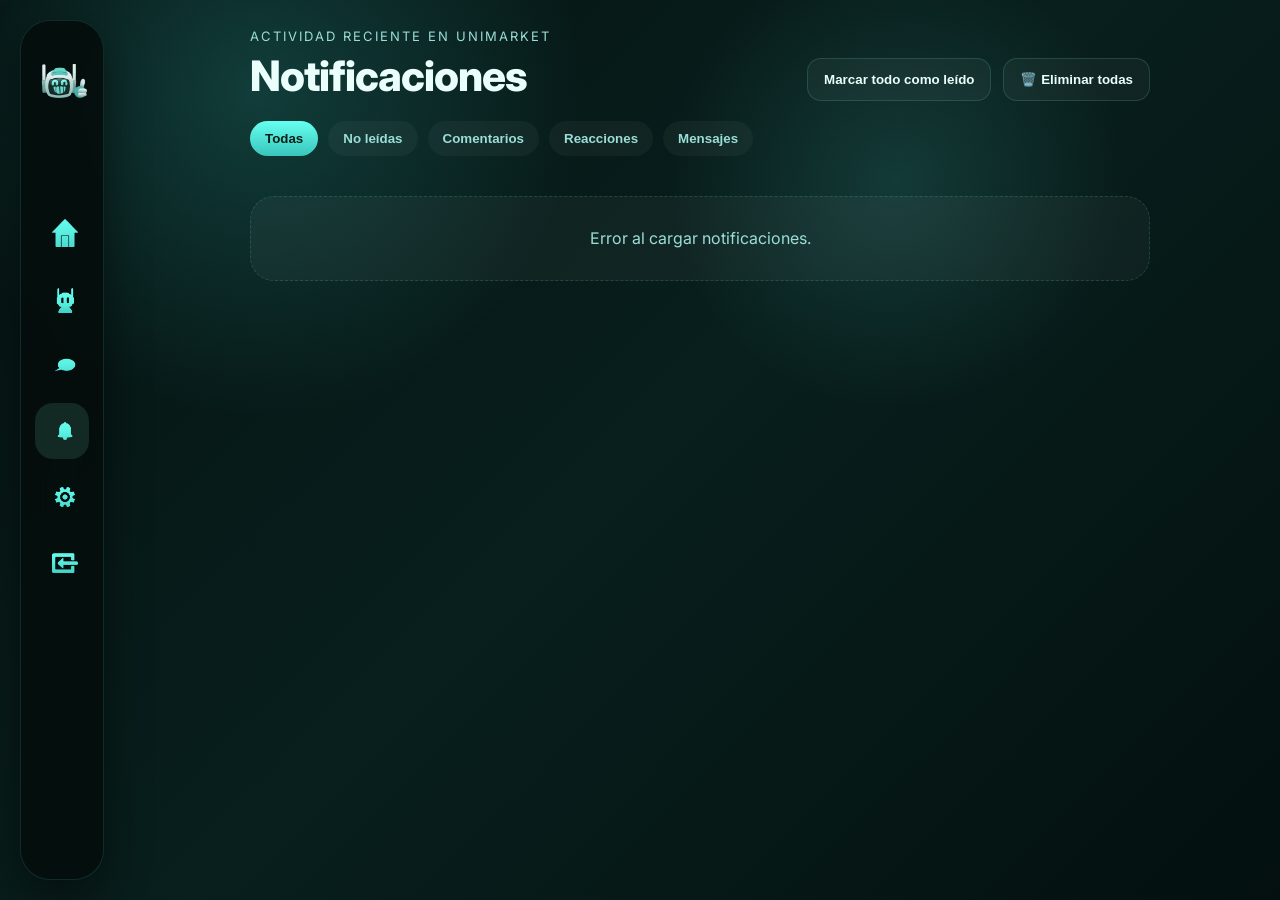
<file: notificaciones.html>
<!DOCTYPE html>
<html lang="es">
<head>
  <meta charset="UTF-8">
  <meta name="viewport" content="width=device-width, initial-scale=1.0">
  <title data-i18n="tituloPagina">UniMarket - Notificaciones</title>
  <link rel="stylesheet" href="notificaciones.css">
  <style>
    /* ========== MODAL PERSONALIZADO ========== */
    .modal-overlay-custom {
      position: fixed;
      top: 0;
      left: 0;
      width: 100%;
      height: 100%;
      background: rgba(0, 0, 0, 0.8);
      backdrop-filter: blur(12px);
      display: none;
      justify-content: center;
      align-items: center;
      z-index: 20000;
    }
    .modal-custom {
      background: var(--panel-strong);
      border: 1px solid var(--accent);
      border-radius: 28px;
      padding: 28px;
      width: 90%;
      max-width: 450px;
      box-shadow: 0 0 40px rgba(57, 197, 187, 0.3);
      animation: modalGlow 0.3s ease-out;
    }
    .modal-custom h3 {
      margin: 0 0 8px;
      font-size: 26px;
      color: var(--accent);
    }
    .modal-custom p {
      margin: 0 0 20px;
      color: var(--muted);
    }
    .modal-buttons-custom {
      display: flex;
      justify-content: flex-end;
      gap: 12px;
      margin-top: 20px;
    }
    .modal-btn-custom {
      padding: 10px 24px;
      border-radius: 40px;
      font-weight: 700;
      cursor: pointer;
      transition: 0.2s;
      border: none;
    }
    .modal-btn-custom.cancel {
      background: transparent;
      border: 1px solid var(--border);
      color: var(--text);
    }
    .modal-btn-custom.confirm {
    background: linear-gradient(135deg, var(--accent-2, #66fff0), var(--accent, #39c5bb)) !important;
    color: #082016 !important;
    font-weight: 800 !important;
    box-shadow: 0 0 10px rgba(57, 197, 187, 0.5) !important;
    border: none !important;
}
.modal-btn-custom.confirm:hover {
    transform: translateY(-2px);
    box-shadow: 0 0 20px rgba(57, 197, 187, 0.8) !important;
}
    .modal-btn-custom:hover {
      transform: translateY(-2px);
    }
    @keyframes modalGlow {
      from { opacity: 0; transform: scale(0.95); }
      to { opacity: 1; transform: scale(1); }
    }
  </style>
</head>
<body>
    <aside class="sidebar">
        <div class="sidebar-top">
            <div class="sidebar-mascot">
                <img src="img/UNI_EMOTE.png" alt="UniMarket Mascot">
            </div>
            <div class="sidebar-brand">UniMarket</div>
        </div>

        <nav class="sidebar-menu">
            <a href="menu" class="menu-item">
                <span class="icon"><img src="img/Icon_inicio.png" alt="Inicio"></span>
                <span class="label" data-i18n="inicio">Inicio</span>
            </a>
            <a href="perfil" class="menu-item">
                <span class="icon"><img src="img/Icon_perfil.png" alt="Perfil"></span>
                <span class="label" data-i18n="perfil">Perfil</span>
            </a>
            <a href="mensajes" class="menu-item">
                <span class="icon"><img src="img/Icon_mensajes.png" alt="Mensajes"></span>
                <span class="label" data-i18n="mensajes">Mensajes</span>
            </a>
            <a href="notificaciones" class="menu-item active">
                <span class="icon"><img src="img/Icon_notificaciones.png" alt="Notificaciones"></span>
                <span class="label" data-i18n="notificaciones">Notificaciones</span>
            </a>
            <a href="configuraciones" class="menu-item">
                <span class="icon"><img src="img/Icon_ajustes.png" alt="Configuraciones"></span>
                <span class="label" data-i18n="configuracion">Configuración</span>
            </a>
            <a href="cerrar_sesion.php" class="menu-item">
                <span class="icon"><img src="img/Icon_cerrar_sesion.png" alt="Cerrar sesión"></span>
                <span class="label" data-i18n="cerrarSesion">Cerrar sesión</span>
            </a>
        </nav>
    </aside>

    <main class="main-content">
        <header class="topbar">
            <div class="page-title-box">
                <p class="mini-label" data-i18n="actividadReciente">Actividad reciente en UniMarket</p>
                <h1 data-i18n="tituloNotif">Notificaciones</h1>
            </div>
            <div style="display: flex; gap: 12px;">
                <button class="ghost-btn" id="marcarTodasBtn" data-i18n="marcarLeido">Marcar todo como leído</button>
                <button class="ghost-btn" id="eliminarTodasBtn" data-i18n-title="eliminarTodasTitle" style="color: var(--glitch-pink);">🗑️ <span data-i18n="eliminarTodas">Eliminar todas</span></button>
            </div>
        </header>

        <section class="notifications-wrapper">
            <div class="notifications-toolbar">
                <button class="filter-chip active" data-filter="todas" data-i18n="todas">Todas</button>
                <button class="filter-chip" data-filter="noLeidas" data-i18n="noLeidas">No leídas</button>
                <button class="filter-chip" data-filter="comentarios" data-i18n="comentarios">Comentarios</button>
                <button class="filter-chip" data-filter="reacciones" data-i18n="reacciones">Reacciones</button>
                <button class="filter-chip" data-filter="mensajes" data-i18n="mensajes">Mensajes</button>
            </div>

            <div id="notificationsFeed" class="notifications-feed">
                <div class="notifications-empty-box" style="margin-top:0;">
                    <div class="empty-icon">🔔</div>
                    <h2 data-i18n="cargandoNotif">Cargando notificaciones...</h2>
                </div>
            </div>
        </section>
    </main>

    <!-- MODAL PERSONALIZADO -->
    <div id="customModal" class="modal-overlay-custom">
        <div class="modal-custom">
            <h3 id="modalTitle" data-i18n="confirmar">Confirmar</h3>
            <p id="modalMessage"></p>
            <div class="modal-buttons-custom">
                <button class="modal-btn-custom cancel" id="modalCancelBtn" data-i18n="cancelar">Cancelar</button>
                <button class="modal-btn-custom confirm" id="modalConfirmBtn" data-i18n="confirmar">Confirmar</button>
            </div>
        </div>
    </div>

    <script>
        // ==========================================
        // 🌐 TRADUCCIONES COMPLETAS
        // ==========================================
        const translationsNotif = {
            es: {
                inicio: "Inicio", perfil: "Perfil", mensajes: "Mensajes", notificaciones: "Notificaciones",
                configuracion: "Configuración", cerrarSesion: "Cerrar sesión", darkMode: "Dark Mode", lightMode: "Light Mode",
                actividadReciente: "Actividad reciente en UniMarket", tituloNotif: "Notificaciones", marcarLeido: "Marcar todo como leído",
                todas: "Todas", noLeidas: "No leídas", comentarios: "Comentarios", reacciones: "Reacciones", mensajes: "Mensajes",
                ahora: "Ahora", hacePoco: "Hace poco", proximamente: "Próximamente", sistema: "Sistema", sinActividad: "Sin actividad",
                descripcionComentarios: "Cuando alguien comente una publicación, aparecerá aquí.",
                descripcionReacciones: "Los likes y respuestas futuras se mostrarán en esta sección.",
                descripcionMensajes: "También podrás ver avisos cuando recibas un mensaje nuevo.",
                descripcionSistema: "Aquí aparecerán novedades o avisos importantes de UniMarket.",
                centroListo: "Centro de notificaciones listo", baseVisual: "Esta sección ya tiene la base visual.",
                tituloPagina: "UniMarket - Notificaciones",
                eliminarNotifConfirm: "¿Eliminar esta notificación permanentemente?",
                errorEliminarNotif: "Error al eliminar",
                eliminarTodasConfirm: "¿Eliminar TODAS las notificaciones? Esta acción no se puede deshacer.",
                errorCargarNotif: "Error al cargar notificaciones.",
                haceMin: "Hace {n} min",
                haceHoras: "Hace {n} h",
                ayer: "Ayer",
                eliminarNotifTitle: "Eliminar notificación",
                eliminarTodasTitle: "Eliminar todas las notificaciones",
                cargandoNotif: "Cargando notificaciones...",
                confirmar: "Confirmar",
                cancelar: "Cancelar",
                eliminando: "Eliminando...",
                errorGenerico: "Error",
                likeTexto: "le dio like a tu publicación",
comentarioTexto: "comentó en tu publicación",
respuestaTexto: "respondió a tu comentario",
mensajeTexto: "te envió un mensaje",
nuevaActividad: "Nueva actividad",
eliminarTodas: "Eliminar todas",


            },
            en: {
                inicio: "Home", perfil: "Profile", mensajes: "Messages", notificaciones: "Notifications",
                configuracion: "Settings", cerrarSesion: "Log out", darkMode: "Dark Mode", lightMode: "Light Mode",
                actividadReciente: "Recent activity in UniMarket", tituloNotif: "Notifications", marcarLeido: "Mark all as read",
                todas: "All", noLeidas: "Unread", comentarios: "Comments", reacciones: "Reactions", mensajes: "Messages",
                ahora: "Now", hacePoco: "Recently", proximamente: "Coming soon", sistema: "System", sinActividad: "No activity",
                descripcionComentarios: "When someone comments on a post, it will appear here.",
                descripcionReacciones: "Future likes and replies will be shown in this section.",
                descripcionMensajes: "You will also see alerts when you receive a new message.",
                descripcionSistema: "News or important UniMarket alerts will appear here.",
                centroListo: "Notification center ready", baseVisual: "This section already has the visual base.",
                tituloPagina: "UniMarket - Notifications",
                eliminarNotifConfirm: "Delete this notification permanently?",
                errorEliminarNotif: "Error deleting",
                eliminarTodasConfirm: "Delete ALL notifications? This action cannot be undone.",
                errorCargarNotif: "Error loading notifications.",
                haceMin: "{n} min ago",
                haceHoras: "{n} h ago",
                ayer: "Yesterday",
                eliminarNotifTitle: "Delete notification",
                eliminarTodasTitle: "Delete all notifications",
                cargandoNotif: "Loading notifications...",
                confirmar: "Confirm",
                cancelar: "Cancel",
                eliminando: "Deleting...",
                errorGenerico: "Error",
                likeTexto: " liked your post",
comentarioTexto: "commented on your post",
respuestaTexto: "replied to your comment",
mensajeTexto: "sent you a message",
nuevaActividad: "New activity",
eliminarTodas: "Delete all",
            }
        };

        function getLang() { return localStorage.getItem("lang") || "es"; }
        function tNotif(key, params = {}) {
            let text = translationsNotif[getLang()]?.[key] || key;
            for (const [k, v] of Object.entries(params)) {
                text = text.replace(`{${k}}`, v);
            }
            return text;
        }

        function aplicarIdiomaNotif() {
            const lang = getLang();
            document.querySelectorAll("[data-i18n]").forEach(el => {
                const key = el.dataset.i18n;
                if (translationsNotif[lang]?.[key]) el.textContent = translationsNotif[lang][key];
            });
            document.querySelectorAll("[data-i18n-title]").forEach(el => {
                const key = el.dataset.i18nTitle;
                if (translationsNotif[lang]?.[key]) el.title = translationsNotif[lang][key];
            });
            actualizarTextoTema();
        }

        function actualizarTextoTema() {
            const themeText = document.getElementById("themeText");
            if (themeText) themeText.textContent = document.body.classList.contains("light-mode") ? tNotif("lightMode") : tNotif("darkMode");
        }

        // Observar cambios de tema (si existe el elemento)
        const themeTextEl = document.getElementById("themeText");
        if (themeTextEl) {
            new MutationObserver(() => actualizarTextoTema()).observe(document.body, { attributes: true, attributeFilter: ['class'] });
        }

        // ==========================================
        // 🔔 MODAL PERSONALIZADO
        // ==========================================
        let modalResolve = null;
        const modalOverlay = document.getElementById('customModal');
        const modalMessage = document.getElementById('modalMessage');
        const modalConfirmBtn = document.getElementById('modalConfirmBtn');
        const modalCancelBtn = document.getElementById('modalCancelBtn');

        function showConfirmModal(message) {
            return new Promise((resolve) => {
                modalResolve = resolve;
                modalMessage.textContent = message;
                modalOverlay.style.display = 'flex';
                // Traducir botones al momento
                const lang = getLang();
                modalConfirmBtn.textContent = tNotif("confirmar");
                modalCancelBtn.textContent = tNotif("cancelar");
            });
        }

        function closeModal(result) {
            modalOverlay.style.display = 'none';
            if (modalResolve) modalResolve(result);
            modalResolve = null;
        }

        modalConfirmBtn.onclick = () => closeModal(true);
        modalCancelBtn.onclick = () => closeModal(false);
        modalOverlay.onclick = (e) => { if (e.target === modalOverlay) closeModal(false); };

        // ==========================================
        // 🔔 NOTIFICACIONES REALES (POLLING)
        // ==========================================
        let currentFilter = 'todas';

        function formatFechaNoti(fechaISO) {
            const date = new Date(fechaISO);
            const ahora = new Date();
            const diffMs = ahora - date;
            const diffMin = Math.floor(diffMs / 60000);
            if (diffMin < 1) return tNotif("ahora");
            if (diffMin < 60) return tNotif("haceMin", { n: diffMin });
            const diffHoras = Math.floor(diffMin / 60);
            if (diffHoras < 24) return tNotif("haceHoras", { n: diffHoras });
            const diffDias = Math.floor(diffHoras / 24);
            if (diffDias === 1) return tNotif("ayer");
            return date.toLocaleDateString();
        }

        function escapeHtml(str) {
            if (!str) return "";
            return str.replace(/[&<>]/g, m => {
                if (m === '&') return '&amp;';
                if (m === '<') return '&lt;';
                if (m === '>') return '&gt;';
                return m;
            });
        }

        async function cargarNotificaciones() {
            try {
                const resp = await fetch('obtener_notificaciones.php');
                const notis = await resp.json();
                const feedDiv = document.getElementById('notificationsFeed');
                if (!feedDiv) return;

                let filtradas = notis;
                if (currentFilter === 'noLeidas') filtradas = notis.filter(n => n.leida == 0);
                else if (currentFilter === 'comentarios') filtradas = notis.filter(n => n.tipo === 'comentario' || n.tipo === 'respuesta');
                else if (currentFilter === 'reacciones') filtradas = notis.filter(n => n.tipo === 'like');
                else if (currentFilter === 'mensajes') filtradas = notis.filter(n => n.tipo === 'mensaje');

                if (filtradas.length === 0) {
                    feedDiv.innerHTML = `<div class="notifications-empty-box" style="margin-top:0;">
                        <div class="empty-icon">🔔</div>
                        <h2>${tNotif("centroListo")}</h2>
                        <p>${tNotif("baseVisual")}</p>
                    </div>`;
                    return;
                }

                feedDiv.innerHTML = filtradas.map(noti => {
                    let texto = '';
                    let url = '';
                    switch (noti.tipo) {
                        case 'like': 
                            texto = `❤️ ${tNotif("likeTexto") || "le dio like a tu publicación"}: "${escapeHtml(noti.preview?.substring(0, 80))}"`;
                            url = `menu.html?post_id=${noti.post_id}`;
                            break;
                        case 'comentario': 
                            texto = `💬 ${tNotif("comentarioTexto") || "comentó en tu publicación"}: "${escapeHtml(noti.preview?.substring(0, 80))}"`;
                            url = `menu.html?post_id=${noti.post_id}`;
                            break;
                        case 'respuesta': 
                            texto = `↩️ ${tNotif("respuestaTexto") || "respondió a tu comentario"}: "${escapeHtml(noti.preview?.substring(0, 80))}"`;
                            url = `menu.html?post_id=${noti.post_id}`;
                            break;
                        case 'mensaje': 
                            texto = `✉️ ${tNotif("mensajeTexto") || "te envió un mensaje"}: "${escapeHtml(noti.preview?.substring(0, 80))}"`;
                            url = `mensajes.html?user_id=${noti.emisor_id}`;
                            break;
                        default: texto = tNotif("nuevaActividad") || 'Nueva actividad';
                    }
                    const avatarHtml = noti.emisor_foto 
                        ? `<img src="${noti.emisor_foto}" style="width:58px; height:58px; border-radius:18px; object-fit:cover;">` 
                        : `<div class="notification-avatar">${noti.tipo === 'like' ? '❤️' : (noti.tipo === 'mensaje' ? '💬' : '💬')}</div>`;
                    return `
                        <article class="notification-card ${noti.leida == 0 ? 'unread' : ''}" data-id="${noti.id}" data-url="${url}">
                            <div class="notification-avatar">${avatarHtml}</div>
                            <div class="notification-content">
                                <div class="notification-top">
                                    <h3>${escapeHtml(noti.emisor_nombre)}</h3>
                                    <span>${formatFechaNoti(noti.creado)}</span>
                                </div>
                                <p>${texto}</p>
                            </div>
                            ${noti.leida == 0 ? '<div class="notification-dot"></div>' : ''}
                            <button class="delete-notif-btn" data-id="${noti.id}" data-i18n-title="eliminarNotifTitle" title="Eliminar notificación">🗑️</button>
                        </article>
                    `;
                }).join('');

                // Eventos después de inyectar HTML
                document.querySelectorAll('.notification-card').forEach(card => {
                    card.addEventListener('click', async (e) => {
                        if (e.target.classList.contains('delete-notif-btn')) return;
                        const id = card.dataset.id;
                        const url = card.dataset.url;
                        if (!url) return;
                        if (id && card.classList.contains('unread')) {
                            await fetch('marcar_leida.php', { method: 'POST', body: new URLSearchParams({id}) });
                        }
                        window.location.href = url;
                    });
                });

                document.querySelectorAll('.delete-notif-btn').forEach(btn => {
                    // traducir title
                    const titleKey = btn.getAttribute('data-i18n-title');
                    if (titleKey) btn.title = tNotif(titleKey);
                    btn.addEventListener('click', async (e) => {
                        e.stopPropagation();
                        const id = btn.dataset.id;
                        const confirmado = await showConfirmModal(tNotif("eliminarNotifConfirm"));
                        if (confirmado) {
                            const formData = new FormData();
                            formData.append('id', id);
                            const resp = await fetch('eliminar_notificaciones.php', { method: 'POST', body: formData });
                            if (resp.ok) {
                                cargarNotificaciones();
                            } else {
                                alert(tNotif("errorEliminarNotif"));
                            }
                        }
                    });
                });

            } catch (err) {
                console.error('Error cargando notificaciones', err);
                document.getElementById('notificationsFeed').innerHTML = `<div class="notifications-empty-box"><p>${tNotif("errorCargarNotif")}</p></div>`;
            }
        }

        document.getElementById('eliminarTodasBtn')?.addEventListener('click', async () => {
            const confirmado = await showConfirmModal(tNotif("eliminarTodasConfirm"));
            if (confirmado) {
                await fetch('eliminar_todas_notificaciones.php', { method: 'POST' });
                cargarNotificaciones();
            }
        });

        // Filtros
        document.querySelectorAll('.filter-chip').forEach(btn => {
            btn.addEventListener('click', () => {
                document.querySelectorAll('.filter-chip').forEach(b => b.classList.remove('active'));
                btn.classList.add('active');
                currentFilter = btn.getAttribute('data-filter');
                cargarNotificaciones();
            });
        });

        // Marcar todas como leídas
        document.getElementById('marcarTodasBtn')?.addEventListener('click', async () => {
            await fetch('marcar_todas_leidas.php', { method: 'POST' });
            cargarNotificaciones();
        });

        // Inicializar
        aplicarIdiomaNotif();
        cargarNotificaciones();
        setInterval(cargarNotificaciones, 10000);

        // Escuchar cambios de idioma
        window.addEventListener('storage', (e) => {
            if (e.key === 'lang') {
                aplicarIdiomaNotif();
                cargarNotificaciones();
            }
        });
    </script>
    <script src="global.js"></script>
</body>
</html>
</file>
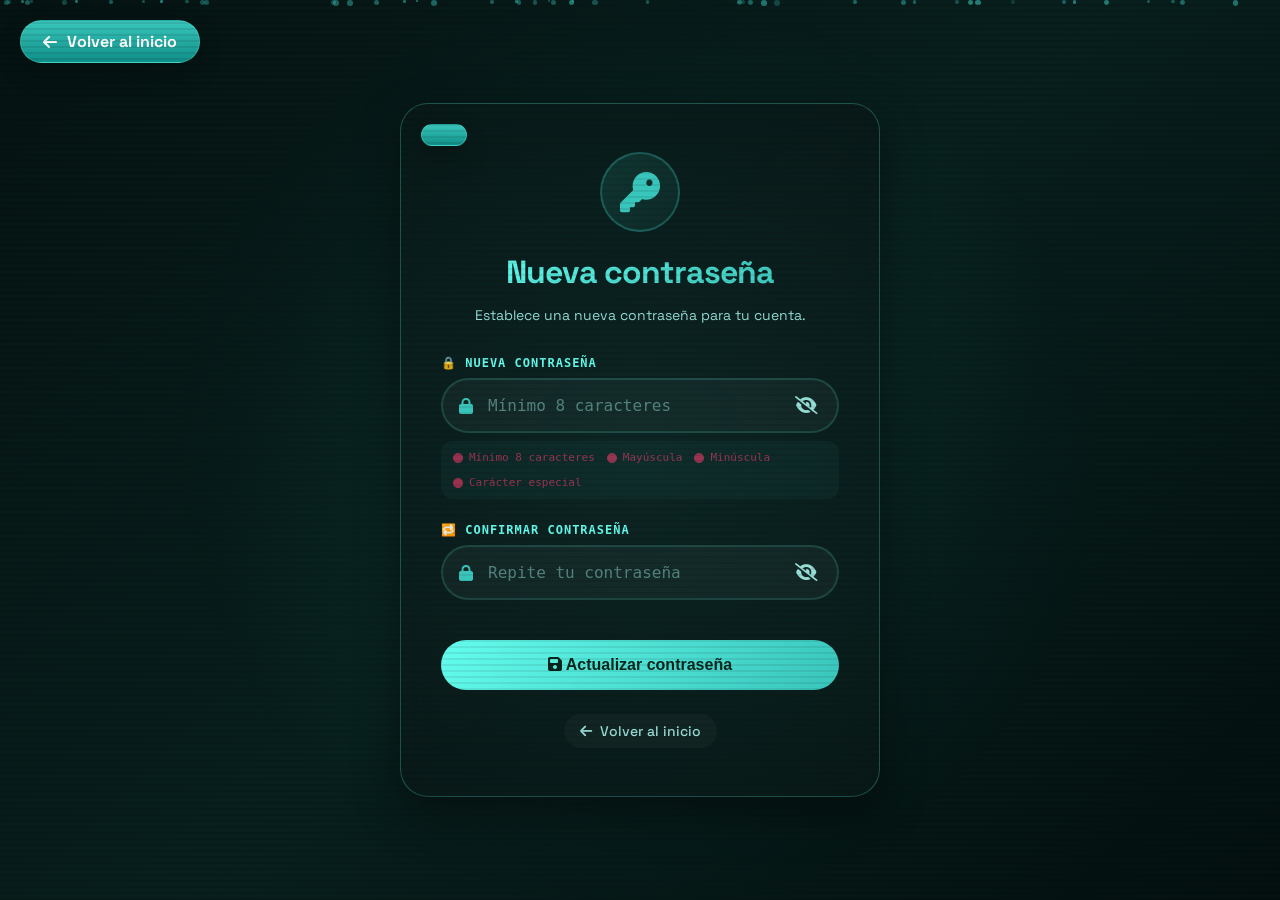
<file: restablecer.html>
<!DOCTYPE html>
<html lang="es">
<head>
    <meta charset="UTF-8">
    <meta name="viewport" content="width=device-width, initial-scale=1.0">
    <title>Nueva contraseña · UniMarket</title>
    <link href="https://fonts.googleapis.com/css2?family=Inter:wght@400;500;600;700;800;900&family=Space+Grotesk:wght@400;500;600;700&display=swap" rel="stylesheet">
    <link rel="stylesheet" href="https://cdnjs.cloudflare.com/ajax/libs/font-awesome/6.4.0/css/all.min.css">
    <style>
        * {
            margin: 0;
            padding: 0;
            box-sizing: border-box;
        }

        :root {
            --bg-main: linear-gradient(135deg, #051312, #081f1d, #03100f);
            --accent: #39c5bb;
            --accent-2: #66fff0;
            --accent-gradient: linear-gradient(135deg, #66fff0, #39c5bb);
            --text: #eafffb;
            --muted: #9bded7;
            --panel: rgba(10, 24, 23, 0.88);
            --panel-soft: rgba(255, 255, 255, 0.04);
            --shadow: 0 18px 45px rgba(0, 0, 0, 0.45);
            --radius: 28px;
            --border-glow: rgba(102, 255, 240, 0.25);
            --error-red: #ff3366;
            --error-red-glow: rgba(255, 51, 102, 0.4);
            --success-green: #39c5bb;
            --success-green-glow: rgba(57, 197, 187, 0.4);
        }

        body.light-mode {
            --bg-main: linear-gradient(135deg, #dffcf9, #c9f6f0, #eefefd);
            --accent: #39c5bb;
            --accent-2: #0f8f87;
            --text: #10211c;
            --muted: #4f7c76;
            --panel: rgba(236, 250, 248, 0.88);
            --panel-soft: rgba(6, 27, 26, 0.05);
            --shadow: 0 18px 45px rgba(20, 70, 50, 0.12);
            --border-glow: rgba(15, 143, 135, 0.25);
            --error-red: #e63950;
            --error-red-glow: rgba(230, 57, 80, 0.3);
        }

        body {
            font-family: 'Space Grotesk', 'Inter', sans-serif;
            background: var(--bg-main);
            min-height: 100vh;
            display: flex;
            justify-content: center;
            align-items: center;
            position: relative;
            overflow-x: hidden;
            transition: background 0.5s ease, color 0.5s ease;
        }

        /* Efecto CRT scanlines */
        body::before {
            content: '';
            position: fixed;
            top: 0;
            left: 0;
            width: 100%;
            height: 100%;
            background: repeating-linear-gradient(0deg, rgba(0, 0, 0, 0.08) 0px, rgba(0, 0, 0, 0.08) 2px, transparent 2px, transparent 6px);
            pointer-events: none;
            z-index: 997;
            animation: scanlines 8s linear infinite;
        }

        @keyframes scanlines {
            from { background-position: 0 0; }
            to { background-position: 0 20px; }
        }

        /* Fondo animado */
        body::after {
            content: '';
            position: fixed;
            top: 0;
            left: 0;
            width: 100%;
            height: 100%;
            background: radial-gradient(circle at 50% 50%, rgba(57, 197, 187, 0.08) 0%, transparent 60%);
            pointer-events: none;
            z-index: 996;
            animation: bgPulse 4s ease-in-out infinite;
        }

        @keyframes bgPulse {
            0%, 100% { opacity: 0.5; transform: scale(1); }
            50% { opacity: 1; transform: scale(1.05); }
        }

        /* Partículas flotantes */
        .particles {
            position: fixed;
            top: 0;
            left: 0;
            width: 100%;
            height: 100%;
            pointer-events: none;
            z-index: 995;
        }

        .particle {
            position: absolute;
            width: 3px;
            height: 3px;
            background: var(--accent);
            border-radius: 50%;
            opacity: 0.4;
            animation: float 15s infinite linear;
        }

        @keyframes float {
            from { transform: translateY(100vh) rotate(0deg); opacity: 0; }
            10% { opacity: 0.6; }
            90% { opacity: 0.6; }
            to { transform: translateY(-20vh) rotate(360deg); opacity: 0; }
        }

        /* Tarjeta principal */
        .reset-card {
            position: relative;
            z-index: 10;
            background: var(--panel);
            backdrop-filter: blur(20px);
            border: 1px solid var(--border-glow);
            border-radius: var(--radius);
            padding: 48px 40px;
            max-width: 480px;
            width: 90%;
            text-align: center;
            box-shadow: var(--shadow);
            transition: all 0.4s cubic-bezier(0.4, 0, 0.2, 1);
            animation: cardReveal 0.6s ease;
        }

        @keyframes cardReveal {
            from { opacity: 0; transform: translateY(30px) scale(0.95); }
            to { opacity: 1; transform: translateY(0) scale(1); }
        }

        .reset-card:hover {
            border-color: var(--accent);
            box-shadow: var(--shadow), 0 0 40px rgba(57, 197, 187, 0.2);
            transform: translateY(-5px);
        }

        /* Icono */
        .key-icon {
            width: 80px;
            height: 80px;
            margin: 0 auto 20px;
            background: linear-gradient(135deg, rgba(57, 197, 187, 0.15), rgba(102, 255, 240, 0.05));
            border-radius: 50%;
            display: flex;
            align-items: center;
            justify-content: center;
            font-size: 40px;
            color: var(--accent);
            border: 2px solid rgba(57, 197, 187, 0.3);
            animation: iconPulse 2s ease-in-out infinite;
        }

        @keyframes iconPulse {
            0%, 100% { box-shadow: 0 0 0 0 rgba(57, 197, 187, 0.4); }
            50% { box-shadow: 0 0 0 15px rgba(57, 197, 187, 0); }
        }

        /* Título */
        h1 {
            font-size: 32px;
            font-weight: 800;
            letter-spacing: -1px;
            background: linear-gradient(135deg, var(--accent-2), var(--accent));
            -webkit-background-clip: text;
            background-clip: text;
            color: transparent;
            margin-bottom: 12px;
        }

        .subtitle {
            color: var(--muted);
            font-size: 14px;
            margin-bottom: 30px;
            line-height: 1.6;
        }

        /* Campos de input */
        .input-group {
            position: relative;
            margin-bottom: 24px;
            text-align: left;
        }

        .input-group label {
            display: block;
            margin-bottom: 8px;
            color: var(--accent-2);
            font-size: 12px;
            font-weight: 600;
            text-transform: uppercase;
            letter-spacing: 1px;
            font-family: monospace;
        }

        /* Contenedor del input con iconos */
        .input-wrapper {
            position: relative;
            width: 100%;
        }

        .input-icon {
            position: absolute;
            left: 18px;
            top: 50%;
            transform: translateY(-50%);
            color: var(--accent);
            font-size: 16px;
            z-index: 2;
            pointer-events: none;
        }

        .input-wrapper input {
            width: 100%;
            padding: 16px 50px 16px 45px;
            background: var(--panel-soft);
            border: 2px solid rgba(102, 255, 240, 0.15);
            border-radius: 50px;
            color: var(--text);
            font-size: 16px;
            font-family: monospace;
            transition: all 0.3s;
            outline: none;
        }

        body.light-mode .input-wrapper input {
            border-color: rgba(15, 143, 135, 0.2);
        }

        .input-wrapper input:focus {
            border-color: var(--accent);
            box-shadow: 0 0 0 3px rgba(57, 197, 187, 0.15);
        }

        .input-wrapper input::placeholder {
            color: var(--muted);
            opacity: 0.5;
            font-family: monospace;
        }

        /* Botón de mostrar/ocultar contraseña */
        .toggle-pass {
            position: absolute;
            right: 18px;
            top: 50%;
            transform: translateY(-50%);
            cursor: pointer;
            color: var(--muted);
            font-size: 18px;
            transition: all 0.3s;
            z-index: 2;
            background: transparent;
            width: 30px;
            height: 30px;
            display: flex;
            align-items: center;
            justify-content: center;
        }

        .toggle-pass:hover {
            color: var(--accent);
            transform: translateY(-50%) scale(1.1);
        }

        /* ========== MENSAJES DECORADOS ========== */
        
        /* Mensaje de error - ESTILO CYBERPUNK */
        .error-message {
            background: linear-gradient(135deg, rgba(255, 51, 102, 0.15), rgba(255, 51, 102, 0.05));
            border-left: 4px solid var(--error-red);
            border-right: 1px solid rgba(255, 51, 102, 0.2);
            border-top: 1px solid rgba(255, 51, 102, 0.2);
            border-bottom: 1px solid rgba(255, 51, 102, 0.2);
            color: #ff7d92;
            padding: 14px 20px;
            border-radius: 12px;
            margin-bottom: 24px;
            font-size: 13px;
            font-family: monospace;
            display: flex;
            align-items: center;
            gap: 12px;
            backdrop-filter: blur(4px);
            animation: glowPulse 2s ease-in-out infinite, shake 0.4s ease;
        }

        @keyframes glowPulse {
            0%, 100% { 
                box-shadow: 0 0 0 0 var(--error-red-glow); 
                border-left-color: var(--error-red);
            }
            50% { 
                box-shadow: 0 0 15px 2px rgba(255, 51, 102, 0.25); 
                border-left-color: #ff6699;
            }
        }

        @keyframes shake {
            0%, 100% { transform: translateX(0); }
            25% { transform: translateX(-4px); }
            75% { transform: translateX(4px); }
        }

        .error-message i {
            font-size: 18px;
            animation: iconBounce 0.8s ease infinite;
        }

        @keyframes iconBounce {
            0%, 100% { transform: translateY(0); }
            50% { transform: translateY(-3px); }
        }

        /* Mensaje de éxito */
        .success-message {
            background: linear-gradient(135deg, rgba(57, 197, 187, 0.15), rgba(57, 197, 187, 0.05));
            border-left: 4px solid var(--success-green);
            border-right: 1px solid rgba(57, 197, 187, 0.2);
            border-top: 1px solid rgba(57, 197, 187, 0.2);
            border-bottom: 1px solid rgba(57, 197, 187, 0.2);
            color: var(--accent-2);
            padding: 14px 20px;
            border-radius: 12px;
            margin-bottom: 24px;
            font-size: 13px;
            font-family: monospace;
            display: flex;
            align-items: center;
            gap: 12px;
            backdrop-filter: blur(4px);
            animation: successGlow 2s ease-in-out infinite;
        }

        @keyframes successGlow {
            0%, 100% { box-shadow: 0 0 0 0 var(--success-green-glow); }
            50% { box-shadow: 0 0 15px 2px rgba(57, 197, 187, 0.2); }
        }

        .success-message i {
            font-size: 18px;
        }

        /* Botón principal */
        .btn-update {
            position: relative;
            width: 100%;
            padding: 16px;
            background: var(--accent-gradient);
            border: none;
            border-radius: 50px;
            color: #082016;
            font-weight: 800;
            font-size: 16px;
            cursor: pointer;
            overflow: hidden;
            transition: all 0.3s;
            margin-top: 16px;
        }

        .btn-update::before {
            content: '';
            position: absolute;
            top: 0;
            left: -100%;
            width: 100%;
            height: 100%;
            background: linear-gradient(90deg, transparent, rgba(255, 255, 255, 0.3), transparent);
            transition: left 0.5s;
        }

        .btn-update:hover::before {
            left: 100%;
        }

        .btn-update:hover {
            transform: translateY(-2px);
            box-shadow: 0 0 25px var(--accent);
        }

        .btn-update:active {
            transform: translateY(0);
        }

        /* Enlace de vuelta */
        .back-link {
            display: inline-flex;
            align-items: center;
            gap: 8px;
            color: var(--muted);
            text-decoration: none;
            font-size: 14px;
            font-weight: 500;
            transition: all 0.3s;
            padding: 8px 16px;
            border-radius: 40px;
            background: rgba(255, 255, 255, 0.03);
            margin-top: 24px;
        }

        body.light-mode .back-link {
            background: rgba(0, 0, 0, 0.03);
        }

        .back-link:hover {
            color: var(--accent-2);
            background: rgba(57, 197, 187, 0.1);
            gap: 12px;
        }

        /* Home chip */
        .home-chip {
            position: fixed;
            top: 20px;
            left: 20px;
            display: inline-flex;
            align-items: center;
            gap: 10px;
            padding: 10px 22px;
            border-radius: 999px;
            background: linear-gradient(180deg, #39c5bb, #0f8f87);
            border: 1px solid rgba(102, 255, 240, 0.25);
            color: #ffffff;
            text-decoration: none;
            font-weight: 800;
            box-shadow: 0 10px 25px rgba(0, 0, 0, .22);
            backdrop-filter: blur(12px);
            transition: all 0.3s;
            z-index: 100;
        }

        .home-chip:hover {
            transform: translateY(-2px);
            box-shadow: 0 14px 30px rgba(0, 0, 0, .28), 0 0 22px rgba(102, 255, 240, 0.30);
        }

        /* Toast */
        .toast-container {
            position: fixed;
            bottom: 30px;
            left: 50%;
            transform: translateX(-50%);
            z-index: 9999;
            text-align: center;
        }

        .toast {
            padding: 12px 24px;
            background: var(--panel);
            border: 1px solid var(--accent);
            border-radius: 50px;
            color: var(--accent-2);
            font-family: monospace;
            font-size: 14px;
            backdrop-filter: blur(10px);
            animation: toastSlide 0.3s ease;
        }

        @keyframes toastSlide {
            from { opacity: 0; transform: translateY(20px); }
            to { opacity: 1; transform: translateY(0); }
        }

        /* Requisitos de contraseña - decorativos */
        .password-requirements {
            margin-top: 8px;
            padding: 10px 12px;
            background: rgba(57, 197, 187, 0.05);
            border-radius: 12px;
            font-size: 11px;
            font-family: monospace;
            color: var(--muted);
            display: flex;
            flex-wrap: wrap;
            gap: 12px;
        }

        .req-item {
            display: flex;
            align-items: center;
            gap: 6px;
        }

        .req-item i {
            font-size: 10px;
        }

        .req-item.valid {
            color: var(--accent-2);
        }

        .req-item.invalid {
            color: var(--error-red);
            opacity: 0.6;
        }

        /* Responsive */
        @media (max-width: 550px) {
            .reset-card { padding: 32px 24px; }
            h1 { font-size: 26px; }
            .key-icon { width: 65px; height: 65px; font-size: 32px; }
            .home-chip { padding: 8px 16px; font-size: 12px; }
            .password-requirements { flex-direction: column; gap: 6px; }
        }
    </style>
</head>
<body>
    <!-- Partículas flotantes -->
    <div class="particles" id="particles"></div>

    <!-- Botón home -->
    <a href="index" class="home-chip" id="homeChipLink">
    <i class="fas fa-arrow-left"></i> <span id="homeChipText">Volver al inicio</span>
</a>

    <div class="reset-card">
        <div class="key-icon">
            <i class="fas fa-key"></i>
        </div>
        <h1>Nueva contraseña</h1>
        <p class="subtitle">Establece una nueva contraseña para tu cuenta.</p>
        
        <!-- Mensaje de error decorado -->
        <div id="errorMessage" class="error-message" style="display: none;">
            <i class="fas fa-exclamation-triangle"></i>
            <span id="errorText"></span>
        </div>

        <form id="resetForm" action="actualizar_password.php" method="POST">
            <div class="input-group">
                <label for="password">🔒 NUEVA CONTRASEÑA</label>
                <div class="input-wrapper">
                    <i class="fas fa-lock input-icon"></i>
                    <input type="password" name="password" id="password" placeholder="Mínimo 8 caracteres" required minlength="8">
                    <i class="fas fa-eye-slash toggle-pass" onclick="togglePassword('password', this)"></i>
                </div>
                <!-- Requisitos de contraseña decorativos -->
                <div class="password-requirements" id="passwordReqs">
                    <div class="req-item" id="reqLength"><i class="fas fa-circle"></i> Mínimo 8 caracteres</div>
                    <div class="req-item" id="reqUpper"><i class="fas fa-circle"></i> Mayúscula</div>
                    <div class="req-item" id="reqLower"><i class="fas fa-circle"></i> Minúscula</div>
                    <div class="req-item" id="reqSpecial"><i class="fas fa-circle"></i> Carácter especial</div>
                </div>
            </div>
            <div class="input-group">
                <label for="confirm">🔁 CONFIRMAR CONTRASEÑA</label>
                <div class="input-wrapper">
                    <i class="fas fa-lock input-icon"></i>
                    <input type="password" name="confirm_password" id="confirm" placeholder="Repite tu contraseña" required>
                    <i class="fas fa-eye-slash toggle-pass" onclick="togglePassword('confirm', this)"></i>
                </div>
            </div>
            <button type="submit" class="btn-update">
                <i class="fas fa-save"></i> Actualizar contraseña
            </button>
        </form>

        <a href="index" class="back-link">
            <a href="index" class="home-chip" id="homeChipLink">
    
</a>
        </a>
    </div>

    <div class="toast-container" id="toastContainer"></div>

    <script>
        // ========== TEMA (LEE EL TEMA GUARDADO) ==========
        function applySavedTheme() {
            const savedTheme = localStorage.getItem("theme");
            if (savedTheme === "light") {
                document.body.classList.add("light-mode");
            } else {
                document.body.classList.remove("light-mode");
            }
        }
        
        applySavedTheme();
        
        window.addEventListener("storage", (e) => {
            if (e.key === "theme") {
                if (e.newValue === "light") {
                    document.body.classList.add("light-mode");
                } else {
                    document.body.classList.remove("light-mode");
                }
            }
        });

        // ========== MOSTRAR/OCULTAR CONTRASEÑA ==========
        function togglePassword(inputId, iconElement) {
            const input = document.getElementById(inputId);
            if (input.type === "password") {
                input.type = "text";
                iconElement.classList.remove("fa-eye-slash");
                iconElement.classList.add("fa-eye");
            } else {
                input.type = "password";
                iconElement.classList.remove("fa-eye");
                iconElement.classList.add("fa-eye-slash");
            }
            input.focus();
        }

        // ========== VALIDACIÓN EN TIEMPO REAL DE REQUISITOS ==========
        const passwordInput = document.getElementById("password");
        const reqLength = document.getElementById("reqLength");
        const reqUpper = document.getElementById("reqUpper");
        const reqLower = document.getElementById("reqLower");
        const reqSpecial = document.getElementById("reqSpecial");

        function updateRequirements() {
    const password = passwordInput.value;
    const t = window.translationsReset;
    if (!t) return;
    
    if (password.length >= 8) {
        reqLength.classList.add("valid");
        reqLength.classList.remove("invalid");
        reqLength.innerHTML = `<i class="fas fa-check-circle"></i> ${t.reqLength}`;
    } else {
        reqLength.classList.add("invalid");
        reqLength.classList.remove("valid");
        reqLength.innerHTML = `<i class="fas fa-circle"></i> ${t.reqLength}`;
    }
    
    if (/[A-Z]/.test(password)) {
        reqUpper.classList.add("valid");
        reqUpper.classList.remove("invalid");
        reqUpper.innerHTML = `<i class="fas fa-check-circle"></i> ${t.reqUpper}`;
    } else {
        reqUpper.classList.add("invalid");
        reqUpper.classList.remove("valid");
        reqUpper.innerHTML = `<i class="fas fa-circle"></i> ${t.reqUpper}`;
    }
    
    if (/[a-z]/.test(password)) {
        reqLower.classList.add("valid");
        reqLower.classList.remove("invalid");
        reqLower.innerHTML = `<i class="fas fa-check-circle"></i> ${t.reqLower}`;
    } else {
        reqLower.classList.add("invalid");
        reqLower.classList.remove("valid");
        reqLower.innerHTML = `<i class="fas fa-circle"></i> ${t.reqLower}`;
    }
    
    if (/[!@#$%^&*(),.?":{}|<>]/.test(password)) {
        reqSpecial.classList.add("valid");
        reqSpecial.classList.remove("invalid");
        reqSpecial.innerHTML = `<i class="fas fa-check-circle"></i> ${t.reqSpecial}`;
    } else {
        reqSpecial.classList.add("invalid");
        reqSpecial.classList.remove("valid");
        reqSpecial.innerHTML = `<i class="fas fa-circle"></i> ${t.reqSpecial}`;
    }
}

        passwordInput.addEventListener("input", updateRequirements);

        // ========== PARTÍCULAS ==========
        function createParticles() {
            const container = document.getElementById("particles");
            const particleCount = 50;
            
            for (let i = 0; i < particleCount; i++) {
                const particle = document.createElement("div");
                particle.className = "particle";
                particle.style.left = Math.random() * 100 + "%";
                particle.style.width = Math.random() * 4 + 2 + "px";
                particle.style.height = particle.style.width;
                particle.style.animationDelay = Math.random() * 15 + "s";
                particle.style.animationDuration = Math.random() * 10 + 10 + "s";
                particle.style.opacity = Math.random() * 0.4 + 0.2;
                container.appendChild(particle);
            }
        }
        createParticles();

        // ========== TOAST ==========
        function showToast(message, type = "error") {
            const container = document.getElementById("toastContainer");
            const toast = document.createElement("div");
            toast.className = "toast";
            toast.innerHTML = `<i class="fas ${type === "error" ? "fa-exclamation-triangle" : "fa-check-circle"}"></i> ${message}`;
            container.appendChild(toast);
            setTimeout(() => toast.remove(), 4000);
        }

        // ========== VALIDACIÓN DEL FORMULARIO ==========
        const form = document.getElementById("resetForm");
        const errorDiv = document.getElementById("errorMessage");
        const errorText = document.getElementById("errorText");

        form.addEventListener("submit", (e) => {
            const password = document.getElementById("password").value;
            const confirm = document.getElementById("confirm").value;
            
            errorDiv.style.display = "none";
            
            if (password !== confirm) {
    e.preventDefault();
    errorText.textContent = window.translationsReset.errorMatch;
    errorDiv.style.display = "flex";
    showToast(window.translationsReset.errorMatch, "error");
    return;
}

if (password.length < 8) {
    e.preventDefault();
    errorText.textContent = window.translationsReset.errorLength;
    errorDiv.style.display = "flex";
    showToast(window.translationsReset.errorLength, "error");
    return;
}
            
            const hasUpper = /[A-Z]/.test(password);
            const hasLower = /[a-z]/.test(password);
            const hasSpecial = /[!@#$%^&*(),.?":{}|<>]/.test(password);
            
            if (!hasUpper || !hasLower || !hasSpecial) {
    e.preventDefault();
    errorText.textContent = window.translationsReset.errorComplex;
    errorDiv.style.display = "flex";
    showToast(window.translationsReset.errorComplex, "error");
    return;
}
        });

        // ========== PROCESAR MENSAJE DE URL ==========
        function processUrlMessage() {
            const urlParams = new URLSearchParams(window.location.search);
            const msg = urlParams.get('msg');
            const type = urlParams.get('type');
            if (msg) {
                showToast(decodeURIComponent(msg), type || "error");
                const newUrl = window.location.pathname + window.location.hash;
                window.history.replaceState({}, document.title, newUrl);
            }
        }
        
        processUrlMessage();
    </script>
    <script src="global.js"></script>
<script>
    // Forzar actualización de textos al cambiar idioma
    function applyTranslationToReset() {
        const lang = localStorage.getItem("lang") || "es";
        const translations = {
            es: {
                pageTitle: "Nueva contraseña · UniMarket",
                title: "Nueva contraseña",
                subtitle: "Establece una nueva contraseña para tu cuenta.",
                newPasswordLabel: "🔒 NUEVA CONTRASEÑA",
                newPasswordPlaceholder: "Mínimo 8 caracteres",
                confirmLabel: "🔁 CONFIRMAR CONTRASEÑA",
                confirmPlaceholder: "Repite tu contraseña",
                updateBtn: "Actualizar contraseña",
                backHome: "Volver al inicio",
                reqLength: "Mínimo 8 caracteres",
                reqUpper: "Mayúscula",
                reqLower: "Minúscula",
                reqSpecial: "Carácter especial",
                errorMatch: "❌ Las contraseñas no coinciden",
                errorLength: "❌ La contraseña debe tener al menos 8 caracteres",
                errorComplex: "⚠️ La contraseña debe tener: mayúscula, minúscula y carácter especial"
            },
            en: {
                pageTitle: "New password · UniMarket",
                title: "New password",
                subtitle: "Set a new password for your account.",
                newPasswordLabel: "🔒 NEW PASSWORD",
                newPasswordPlaceholder: "Minimum 8 characters",
                confirmLabel: "🔁 CONFIRM PASSWORD",
                confirmPlaceholder: "Repeat your password",
                updateBtn: "Update password",
                backHome: "Back to home",
                reqLength: "Minimum 8 characters",
                reqUpper: "Uppercase letter",
                reqLower: "Lowercase letter",
                reqSpecial: "Special character",
                errorMatch: "❌ Passwords do not match",
                errorLength: "❌ Password must be at least 8 characters",
                errorComplex: "⚠️ Password must contain: uppercase, lowercase and special character"
            }
        };
        const t = (key) => translations[lang][key] || key;
        document.title = t("pageTitle");
        document.querySelector("h1").textContent = t("title");
        document.querySelector(".subtitle").textContent = t("subtitle");
        document.querySelector("label[for='password']").innerHTML = t("newPasswordLabel");
        document.querySelector("#password").placeholder = t("newPasswordPlaceholder");
        document.querySelector("label[for='confirm']").innerHTML = t("confirmLabel");
        document.querySelector("#confirm").placeholder = t("confirmPlaceholder");
        document.querySelector(".btn-update").innerHTML = `<i class="fas fa-save"></i> ${t("updateBtn")}`;
        document.querySelector(".back-link").innerHTML = `<i class="fas fa-arrow-left"></i> ${t("backHome")}`;
        document.getElementById("reqLength").innerHTML = `<i class="fas fa-circle"></i> ${t("reqLength")}`;
        document.getElementById("reqUpper").innerHTML = `<i class="fas fa-circle"></i> ${t("reqUpper")}`;
        document.getElementById("reqLower").innerHTML = `<i class="fas fa-circle"></i> ${t("reqLower")}`;
        document.getElementById("reqSpecial").innerHTML = `<i class="fas fa-circle"></i> ${t("reqSpecial")}`;
        document.getElementById("homeChipText").textContent = t("backHome");
        document.querySelector("#confirm").placeholder = t("confirmPlaceholder");
        // También actualizar mensajes de error dinámicos
        window.translationsReset = translations[lang];
    }
    applyTranslationToReset();
    window.addEventListener("storage", (e) => {
        if (e.key === "lang") applyTranslationToReset();
    });
    if (typeof updateRequirements === "function") updateRequirements();
</script>
</body>
</html>
</file>
<file: style_login.css>
@import url('https://fonts.googleapis.com/css?family=Montserrat:400,800');

* {
  box-sizing: border-box;
}
:root {
  --bg: #061b1a; /* fondo oscuro Miku */

  --card1: #baf3ee; /* turquesa pastel claro */
  --card2: #9fe5de; /* turquesa pastel */

  --btn1: #39c5bb; /* botón Miku */
  --btn2: #0f8f87; /* botón oscuro */
  --shadow: 0 18px 40px rgba(0, 0, 0, .45);
  --radius: 18px;

  --login-full: 440px;
  --login-mini: 170px;
  --reg-full: 780px;
  --reg-mini: 170px;

  --t: 380ms;
  --ease: cubic-bezier(.2, .9, .2, 1);

  --spot-x: 28%;
  --spot-y: 44%;

  --spot-1: rgba(102, 255, 240, 0.60); /* glow Miku claro */
  --spot-2: rgba(57, 197, 187, 0.40);  /* Miku principal */
  --spot-3: rgba(10, 60, 58, 0.25);    /* sombra turquesa */
  --spot-4: rgba(0, 0, 0, 0.92);       /* fondo oscuro */

  --spot-blur: 70px;

  --home-bg: rgba(255, 255, 255, .06);
  --home-border: rgba(255, 255, 255, .14);
  --home-text: #d8fff1;

  --tool-shell: rgba(8, 22, 21, 0.85);
  --tool-border: rgba(255, 255, 255, 0.08);
  --tool-icon-bg: #ffffff;
  --tool-icon-color: #3b3b3b;

  --field-text: #1b1b1b;
  --field-line: rgba(0, 0, 0, 0.18);
  --field-line-active: #0f8f87;
  --field-label: rgba(0, 0, 0, 0.42);
  --field-label-active: #0f8f87;
}

body.light {
  --bg: linear-gradient(135deg, #66e7d9 0%, #46cdbd 45%, #2fb4a7 100%);

  --card1: #eaffff;
  --card2: #c9fff5;

  --btn1: #35b39a;
  --btn2: #3fd7c6;

  --spot-1: rgba(63, 215, 198, 0.22);
  --spot-2: rgba(53, 179, 154, 0.26);
  --spot-3: rgba(107, 100, 100, 0.10);
  --spot-4: rgba(18, 70, 66, 0.18);

  --home-bg: rgba(255,255,255,0.22);
  --home-border: rgba(53,179,154,0.25);
  --home-text: #ffffff;

  --tool-shell: rgba(255,255,255,0.72);
  --tool-border: rgba(53,179,154,0.20);
  --tool-icon-bg: #ffffff;
  --tool-icon-color: #1f8f84;

  --field-text: #5f6666;
  --field-line: rgba(53,179,154,0.25);
  --field-line-active: #35b39a;
  --field-label: rgba(107,100,100,0.60);
  --field-label-active: #35b39a;
}

body {
  margin: 0;
  min-height: 100vh;
  display: flex;
  justify-content: center;
  align-items: flex-start;
  font-family: 'Montserrat', sans-serif;
  background: var(--bg) !important;
  overflow-x: hidden;
  overflow-y: auto;
  position: relative;
  isolation: isolate;
  padding-top: 30px;
  padding-bottom: 30px;
  overflow: hidden;
}

body.light .logo{
  color: #0e5c50;
}
body.light .logo-line{
  background: linear-gradient(90deg,#3fd7c6,#35b39a);
}
body.light .side-toggle{
  background: linear-gradient(180deg,#3fd7c6,#35b39a);
  color:#0e5c50;
}
body.light .home-chip{
  background: linear-gradient(180deg,#3fd7c6,#35b39a);
  border:1px solid #35b39a;
  color:white;
}
body.light::before {
  opacity: 0.75;
}
body.light .bg-effect {
  --c: rgba(10, 121, 113, 0.32);
  opacity: 0.42;
}
body::before {
  content: "";
  position: fixed;
  inset: 0;
  z-index: -1;
  pointer-events: none;
  background:
    radial-gradient(circle at var(--spot-x) var(--spot-y),
      var(--spot-1) 0%,
      var(--spot-2) 18%,
      var(--spot-3) 34%,
      var(--spot-4) 62%);
  filter: blur(var(--spot-blur));
  animation: spotlightBreath 5s ease-in-out infinite;
}

@keyframes spotlightBreath {
  0% {
    transform: scale(.90) translate3d(0, 14px, 0);
    filter: blur(var(--spot-blur)) brightness(.92);
  }

  50% {
    transform: scale(1.12) translate3d(0, -10px, 0);
    filter: blur(calc(var(--spot-blur) + 22px)) brightness(1.22);
  }

  100% {
    transform: scale(.90) translate3d(0, 14px, 0);
    filter: blur(var(--spot-blur)) brightness(.92);
  }
}
.home-chip {
  position: fixed;
  top: 18px;
  left: 18px;
  z-index: 25;
  display: inline-flex;
  align-items: center;
  justify-content: center;
  gap: 10px;
  padding: 10px 22px;
  border-radius: 999px;
  background: linear-gradient(180deg, #39c5bb, #0f8f87);
  border: 1px solid rgba(102, 255, 240, 0.25);
  color: #ffffff;
  text-decoration: none;
  font-weight: 800;
  box-shadow:
    0 10px 25px rgba(0, 0, 0, .22),
    0 0 18px rgba(57, 197, 187, 0.22);
  backdrop-filter: blur(12px);
  transition: transform .2s ease, box-shadow .2s ease, background .25s ease;
}
.link-button {
  background: none;
  border: none;
  color: inherit;
  text-decoration: underline;
  cursor: pointer;
  font-size: inherit;
  font-family: inherit;
  padding: 0;
  margin: 0;
}
.link-button:hover {
  text-decoration: none;
  opacity: 0.8;
}
.home-chip:hover {
  transform: translateY(-2px);
  box-shadow:
    0 14px 30px rgba(0, 0, 0, .28),
    0 0 22px rgba(102, 255, 240, 0.30);
}

.home-chip-icon {
  width: 34px;
  height: 34px;
  border-radius: 50%;
  display: inline-flex;
  align-items: center;
  justify-content: center;
  background: linear-gradient(180deg, #8ef6cd, #52dca3);
  color: #082016;
  font-size: 16px;
}

.side-tools {
  position: fixed;
  top: 28px;
  right: 5px;
  z-index: 30;
  display: flex;
  flex-direction: column;
  align-items: center;
  gap: 10px;
}

.side-toggle-wrap {
  display: flex;
  justify-content: center;
  align-items: center;
  margin-bottom: 6px;
}

.side-toggle {
  background: none !important;
  border: none !important;
  box-shadow: none !important;
  padding: 0 !important;
  width: auto !important;
  height: auto !important;
  border-radius: 0 !important;
  display: flex;
  align-items: center;
  justify-content: center;
  cursor: pointer;
}

.side-toggle-img {
  width: 150px !important;
  height: auto !important;
  object-fit: contain;
  display: block;
  transition: transform .25s ease, filter .25s ease;
}

.side-toggle:hover .side-toggle-img {
  transform: scale(1.05);
}

.example-2 {
  list-style: none;
  margin: 0;
  padding: 0;
  display: flex;
  flex-direction: column;
  align-items: center;
  gap: 12px;

  max-height: 0;
  opacity: 0;
  overflow: hidden;
  transform: translateY(-8px) scale(.96);
  transition:
    max-height .42s ease,
    opacity .28s ease,
    transform .32s ease;
}

.side-tools.open .example-2 {
  max-height: 420px;
  opacity: 1;
  transform: translateY(0) scale(1);
}

.example-2 .icon-content {
  opacity: 0;
  transform: translateY(-8px);
  transition: opacity .24s ease, transform .24s ease;
}

.side-tools.open .example-2 .icon-content {
  opacity: 1;
  transform: translateY(0);
}

.side-tools.open .example-2 .icon-content:nth-child(1) { transition-delay: .03s; }
.side-tools.open .example-2 .icon-content:nth-child(2) { transition-delay: .06s; }
.side-tools.open .example-2 .icon-content:nth-child(3) { transition-delay: .09s; }
.side-tools.open .example-2 .icon-content:nth-child(4) { transition-delay: .12s; }
.side-tools.open .example-2 .icon-content:nth-child(5) { transition-delay: .15s; }

.example-2 .icon-content .tooltip {
  display: none !important;
}

.example-2 .icon-content a,
.example-2 .icon-content .tool-btn {
  position: relative;
  overflow: hidden;
  display: flex;
  justify-content: center;
  align-items: center;
  width: 70px;
  height: 70px;
  border-radius: 50%;
  color: var(--tool-icon-color);
  background-color: var(--tool-icon-bg);
  border: none;
  cursor: pointer;
  padding: 0;
  box-shadow: 0 10px 18px rgba(0, 0, 0, .14);
  transition: transform .22s ease, box-shadow .22s ease;
}

.example-2 .icon-content a:hover,
.example-2 .icon-content .tool-btn:hover {
  transform: translateY(-2px);
  box-shadow: 0 14px 24px rgba(0, 0, 0, .18);
}

.example-2 .icon-content a img,
.example-2 .icon-content .tool-btn img {
  width: 30px;
  height: 30px;
  object-fit: contain;
  position: relative;
  z-index: 1;
}

.tool-emoji {
  font-size: 26px;
  line-height: 1;
  position: relative;
  z-index: 1;
}

.tool-emoji {
  position: relative;
  z-index: 1;
  font-size: 26px;
  line-height: 1;
}

.example-2 .icon-content a:hover,
.example-2 .icon-content .tool-btn:hover {
  color: white;
}

.example-2 .icon-content a .filled,
.example-2 .icon-content .tool-btn .filled {
  position: absolute;
  bottom: 0;
  left: 0;
  width: 100%;
  height: 0;
  transition: all 0.3s ease-in-out;
}

.example-2 .icon-content a:hover .filled,
.example-2 .icon-content .tool-btn:hover .filled {
  height: 100%;
}

.example-2 .icon-content a[data-social="facebook"] .filled {
  background-color: #1877f2;
}

.example-2 .icon-content a[data-social="github"] .filled {
  background-color: #24262a;
}

.example-2 .icon-content a[data-social="udec"] .filled {
  background-color: #0f766e;
}

.example-2 .icon-content .tool-btn[data-social="language"] .filled {
  background-color: #eab308;
}

.example-2 .icon-content .tool-btn[data-social="theme"] .filled {
  background-color: #7c3aed;
}

.container {
  width: min(1180px, 92vw);
  display: grid;
  grid-template-columns: 1.2fr 1fr;
  gap: 70px;
  align-items: start;
  padding-top: 0;
  padding-bottom: 20px;
}

.brand {
  text-align: left;
  margin-top: 0;
  align-self: start;
  padding-top: 0;
}

.logo {
  font-size: 92px;
  color: #66fff0;
  margin: 0;
  letter-spacing: -1px;
  line-height: 1;
  text-shadow:
    0 0 14px rgba(57, 197, 187, 0.20),
    0 0 34px rgba(57, 197, 187, 0.14);
}

.logo-line {
  margin: 14px 0 0;
  height: 10px;
  width: 620px;
  max-width: 95%;
  background: linear-gradient(90deg, #66fff0, #39c5bb, #0f8f87);
  border-radius: 999px;
  box-shadow: 0 0 18px rgba(57, 197, 187, 0.22);
}

.logo-line.thin {
  height: 6px;
  margin-top: 12px;
  opacity: .95;
}

.panel {
  display: flex;
  flex-direction: column;
  gap: 26px;
  align-items: stretch;
  padding-top: 0;
}

.form-container {
  background: linear-gradient(180deg, var(--card1), var(--card2));
  border-radius: var(--radius);
  box-shadow: var(--shadow);
  overflow: hidden;
  position: relative;
  transition: height var(--t) var(--ease), transform var(--t) var(--ease);
  transform-origin: top center;
}

.container.login-active .sign-in-container {
  height: var(--login-full);
}

.container.login-active .sign-up-container {
  height: var(--reg-mini);
}

.container.register-active .sign-in-container {
  height: var(--login-mini);
}

.container.register-active .sign-up-container {
  height: min(450px, 80vh);
}

.full-login,
.mini-login,
.full-register,
.mini-register {
  position: absolute;
  inset: 0;
  padding: 32px 32px;
  display: flex;
  flex-direction: column;
  gap: 12px;
  align-items: stretch;
  opacity: 0;
  transform: translateY(10px);
  pointer-events: none;
  visibility: hidden;
  transition: opacity var(--t) var(--ease), transform var(--t) var(--ease);
}
.full-login {
  padding: 58px 32px 28px;
}

.full-register {
  padding: 12px 28px 20px;
  gap: 2px;
  overflow-y: auto;
  scrollbar-width: thin;
}
.full-register::-webkit-scrollbar {
  width: 8px;
}

.full-register::-webkit-scrollbar-thumb {
  background: rgba(0, 0, 0, 0.18);
  border-radius: 999px;
}

.full-register::-webkit-scrollbar-track {
  background: transparent;
}

.container.login-active .full-login {
  opacity: 1;
  transform: translateY(0);
  pointer-events: auto;
  visibility: visible;
}

.container.register-active .mini-login {
  opacity: 1;
  transform: translateY(0);
  pointer-events: auto;
  visibility: visible;
}

.container.register-active .full-register {
  opacity: 1;
  transform: translateY(0);
  pointer-events: auto;
  visibility: visible;
}

.container.login-active .mini-register {
  opacity: 1;
  transform: translateY(0);
  pointer-events: auto;
  visibility: visible;
}

.full-login h1,
.mini-login h1,
.full-register h1,
.mini-register h1 {
  margin: -5px 0 0 0;
  font-size: 40px;
  font-weight: 900;
  text-align: center;
}

.mini-login {
  padding-top: 26px;
}

.mini-login button {
  margin-top: 12px;
}

.mini-register {
  padding-top: 28px;
}

.mini-register button {
  margin-top: 8px;
}

.full-login p,
.full-register p {
  margin: -4px 0 4px;
  font-size: 14px;
  opacity: .85;
  text-align: center;
}

.input-container {
  position: relative;
  width: 100%;
  margin: 2px 0 6px;
}

.input-container input {
  width: 100%;
  height: 50px;
  border: none;
  border-bottom: 2px solid var(--field-line);
  background: transparent;
  outline: none;
  font-size: 17px;
  font-weight: 700;
  color: var(--field-text);
  padding: 18px 44px 8px 0;
  transition: border-color .25s ease;
  border-radius: 0;
  box-shadow: none;
}

.input-container input::placeholder {
  color: transparent;
}

.input-container .label {
  position: absolute;
  left: 0;
  top: 18px;
  color: var(--field-label);
  font-size: 18px;
  font-weight: 600;
  transition: all .28s ease;
  pointer-events: none;
}

.input-container .underline {
  position: absolute;
  left: 0;
  bottom: 0;
  width: 100%;
  height: 2px;
  background: var(--field-line-active);
  transform: scaleX(0);
  transform-origin: left;
  transition: transform .28s ease;
}

.input-container input:focus ~ .label,
.input-container input:not(:placeholder-shown) ~ .label {
  top: -2px;
  font-size: 13px;
  color: var(--field-label-active);
}

.input-container input:focus ~ .underline,
.input-container input:not(:placeholder-shown) ~ .underline {
  transform: scaleX(1);
}

.input-container input:focus {
  border-bottom-color: transparent;
}

.recordar {
  font-size: 16px;
  font-weight: 800;
  cursor: pointer;
  text-align: center;
  margin-top: 6px;
  margin-bottom: 8px;
}

.recordar:hover {
  text-decoration: underline;
}

button {
  width: 100%;
  padding: 14px;
  border-radius: 14px;
  border: none;
  font-weight: 900;
  cursor: pointer;
  font-size: 16px;
  transition: transform 160ms ease, box-shadow 160ms ease, filter 160ms ease;
  box-shadow: 0 10px 22px rgba(0, 0, 0, .18);
}

button[type="submit"] {
  background: linear-gradient(180deg, var(--btn1), var(--btn2));
  color: #fff;
  position: relative;
  overflow: hidden;
  margin-top: 8px;
}

button[type="submit"]:hover {
  transform: translateY(-2px);
  box-shadow: 0 16px 34px rgba(0, 0, 0, .28);
  filter: brightness(1.05);
}

button[type="submit"]:active {
  transform: translateY(0px);
  box-shadow: 0 10px 22px rgba(0, 0, 0, .18);
  filter: brightness(0.98);
}

button[type="submit"]::after {
  content: "";
  position: absolute;
  inset: -40%;
  background: linear-gradient(120deg, transparent 40%, rgba(255, 255, 255, .25) 50%, transparent 60%);
  transform: translateX(-60%);
  transition: transform 450ms ease;
}

button[type="submit"]:hover::after {
  transform: translateX(60%);
}

button.ghost {
  background: transparent;
  border: 2px solid rgba(0, 0, 0, .25);
}

button.ghost:hover {
  transform: translateY(-1px);
  background: rgba(255, 255, 255, .10);
  box-shadow: 0 14px 30px rgba(0, 0, 0, .22);
}

button.ghost:active {
  transform: translateY(0px);
}

.password-box {
  position: relative;
}

.password-box input {
  padding-right: 56px;
}

.toggle-pass {
  position: absolute;
  right: 8px;
  top: 50%;
  transform: translateY(-35%);
  width: 24px;
  height: 24px;
  object-fit: contain;
  cursor: pointer;
  opacity: .8;
  transition: transform .2s ease, opacity .2s ease, filter .2s ease;
  z-index: 3;
}

.toggle-pass:hover {
  opacity: 1;
  transform: translateY(-35%) scale(1.12);
  filter: drop-shadow(0 2px 4px rgba(0, 0, 0, .12));
}

@media (max-width: 1100px) {
  .container {
    grid-template-columns: 1fr;
    gap: 24px;
    width: min(1000px, 92vw);
    padding-top: 0;
  }

  .brand {
    text-align: center;
  }

  .logo-line {
    margin-left: auto;
    margin-right: auto;
  }

  .side-tools {
    top: auto;
    bottom: 18px;
    right: 18px;
    transform: none;
    height: auto;
    min-height: 82px;
  }

  .side-tools:hover {
    width: 120px;
  }
}

@media (max-width: 680px) {
  body {
    overflow-y: auto;
    align-items: flex-start;
    padding: 90px 12px 120px;
  }

  .home-chip-text {
    display: none;
  }

  .home-chip {
    padding: 10px;
  }

  .logo {
    font-size: 64px;
  }

  .full-login,
  .mini-login,
  .full-register,
  .mini-register {
    padding: 28px 20px;
  }

  .side-tools {
    right: 10px;
    bottom: 10px;
  }
}
.bg-effect {
  position: fixed;
  inset: 0;
  z-index: -2;
  pointer-events: none;
  overflow: hidden;
  --c: rgba(63, 215, 198, 0.22); /* color light mode por defecto */
  background-image:
    radial-gradient(4px 100px at 0px 235px, var(--c), #0000),
    radial-gradient(4px 100px at 300px 235px, var(--c), #0000),
    radial-gradient(1.5px 1.5px at 150px 117.5px, var(--c) 100%, #0000 150%),
    radial-gradient(4px 100px at 0px 252px, var(--c), #0000),
    radial-gradient(4px 100px at 300px 252px, var(--c), #0000),
    radial-gradient(1.5px 1.5px at 150px 126px, var(--c) 100%, #0000 150%),
    radial-gradient(4px 100px at 0px 150px, var(--c), #0000),
    radial-gradient(4px 100px at 300px 150px, var(--c), #0000),
    radial-gradient(1.5px 1.5px at 150px 75px, var(--c) 100%, #0000 150%),
    radial-gradient(4px 100px at 0px 253px, var(--c), #0000),
    radial-gradient(4px 100px at 300px 253px, var(--c), #0000),
    radial-gradient(1.5px 1.5px at 150px 126.5px, var(--c) 100%, #0000 150%);
  background-size:
    300px 235px, 300px 235px, 300px 235px,
    300px 252px, 300px 252px, 300px 252px,
    300px 150px, 300px 150px, 300px 150px,
    300px 253px, 300px 253px, 300px 253px;
  animation: rainGrid 120s linear infinite;
  opacity: 0.55;
}

.bg-effect::after {
  content: "";
  position: absolute;
  inset: 0;
  background-image: radial-gradient(
    circle at 50% 50%,
    transparent 0,
    transparent 2px,
    rgba(0, 0, 0, 0.14) 2px
  );
  background-size: 8px 8px;
  backdrop-filter: blur(0.8em) brightness(1.15);
  animation: hueGlow 10s linear infinite;
}
body.light .bg-effect::after {
  background-image: radial-gradient(
    circle at 50% 50%,
    transparent 0,
    transparent 2px,
    rgba(255, 255, 255, 0.10) 2px
  );
  backdrop-filter: blur(0.35em) brightness(0.3);
  animation: none;
}

@keyframes rainGrid {
  0% {
    background-position:
      0px 220px, 3px 220px, 151.5px 337.5px,
      25px 24px, 28px 24px, 176.5px 150px,
      50px 16px, 53px 16px, 201.5px 91px,
      75px 224px, 78px 224px, 226.5px 350.5px;
  }
  100% {
    background-position:
      0px 6800px, 3px 6800px, 151.5px 6917.5px,
      25px 13632px, 28px 13632px, 176.5px 13758px,
      50px 5416px, 53px 5416px, 201.5px 5491px,
      75px 17175px, 78px 17175px, 226.5px 17301.5px;
  }
}

@keyframes hueGlow {
  0% {
    filter: hue-rotate(0deg);
  }
  100% {
    filter: hue-rotate(360deg);
  }
}
/* ===== INICIO GLITCH BIEN ACOMODADO ===== */

  .home-chip-glitch {
  display: inline-flex;
  align-items: center;
  justify-content: center;
  min-width: 110px;
  padding: 12px 22px;
}

.glitch-home-wrap {
  position: relative;
  display: inline-block;
  min-width: 56px;
  text-align: center;
}

.home-chip-glitch .home-chip-text {
  position: relative;
  z-index: 2;
  display: inline-block;
}

.glitch-home-glitch {
  position: absolute;
  left: 0;
  top: 0;
  z-index: 3;
  display: inline-block;
  pointer-events: none;
  opacity: 0;
  white-space: nowrap;
}

.home-chip-glitch:hover .glitch-home-glitch {
  animation: glitchHomeText 0.45s steps(2, end) 2;
  opacity: 1;
}

.home-chip-glitch:hover .home-chip-text {
  opacity: 0.85;
}

body:not(.light) .glitch-home-glitch {
  color: #ffd7e8;
  text-shadow:
    2px 0 #ff4fa0,
    -2px 0 #000;
}

body.light .glitch-home-glitch {
  color: #dffffa;
  text-shadow:
    2px 0 #29cfc0,
    -2px 0 #0d5c55;
}

@keyframes glitchHomeText {
  0% {
    clip-path: inset(0 0 80% 0);
    transform: translate(0, 0);
  }
  20% {
    clip-path: inset(15% 0 55% 0);
    transform: translate(-2px, 1px);
  }
  40% {
    clip-path: inset(55% 0 20% 0);
    transform: translate(2px, -1px);
  }
  60% {
    clip-path: inset(35% 0 35% 0);
    transform: translate(-1px, 0);
  }
  80% {
    clip-path: inset(70% 0 5% 0);
    transform: translate(1px, 1px);
  }
  100% {
    clip-path: inset(0 0 100% 0);
    transform: translate(0, 0);
  }
}
.side-toggle {
  width: 56px;
  height: 56px;
  border-radius: 18px;
  border: none;
  background: linear-gradient(180deg, #7ff5e7, #29cfc0);
  display: flex;
  align-items: center;
  justify-content: center;
  box-shadow: 0 12px 22px rgba(0, 0, 0, .18);
  padding: 0;
  overflow: hidden;
}

.side-toggle{
  background: none !important;
  border: none !important;
  box-shadow: none !important;
  padding: 0 !important;
  width: auto !important;
  height: auto !important;
  border-radius: 0 !important;
  display: flex;
  align-items: center;
  justify-content: center;
}
.side-toggle-img {
  width: 80px;
  height: 80px;
  object-fit: contain;
  display: block;
}
/* =========================
   MASCOTA NUEVA
========================= */

.mascot-wrap {
  width: 100%;
  height: 100%;
  display: flex;
  justify-content: center;
  align-items: center; /* 🔥 CENTRADO REAL */
  margin-top: 10px;
  min-height: 520px;
  transform: translateX(-20px); /* 👈 AQUÍ se mueve */
}

/* CONTENEDOR */
.robot {
  position: relative;
  width: 300px;
  height: 420px;
  margin: 80px auto;

  transform: scale(1.2);
  transform-origin: top center;
}

/* 👇 FLOTAR SOLO CUANDO NO BAILA */
.robot:not(.bailando) {
  animation: flotar 3.2s ease-in-out infinite;
}

/* BASE */
.robot div {
  position: absolute;
  background-size: 100% 100%;
  background-repeat: no-repeat;
}

/* CAPAS */
.cabeza { z-index: 5; }
.brazo.izq { z-index: 4; }
.torso  { z-index: 3; }
.cadera { z-index: 2; }
.brazo.der { z-index: 1; }

/* ========================= */
/* CABEZA */
/* ========================= */
.cabeza {
  width: 200px;
  height: 175px;
  top: -50px;
  left: 35px;
  background-image: url("img/cabeza.png");

  transform-origin: center bottom;
  animation: 
    cabezaIdle 3.2s ease-in-out infinite,
    parpadeo 4s infinite;
  animation-delay: 0.2s;
}

/* ========================= */
/* TORSO */
/* ========================= */
.torso {
  width: 170px;
  height: 150px;
  top: 110px;
  left: 65px;
  background-image: url("img/torso.png");
}

/* ========================= */
/* CADERA */
/* ========================= */
.cadera {
  width: 120px;
  height: 150px;
  top: 220px;
  left: 110px;
  background-image: url("img/cadera.png");

  animation: caderaIdle 3.2s ease-in-out infinite;
  animation-delay: 0.1s;
}

/* ========================= */
/* BRAZOS */
/* ========================= */
.brazo {
  position: absolute;
  top: 140px;
  width: 95px;
  height: 220px;
  transform-origin: top center;
}

/* IZQUIERDO */
.brazo.izq {
  left: 15px;
  top: 120px;
  background-image: url("img/brazo_izq.png");
  animation: brazoIzq 3.4s ease-in-out infinite;
}

/* DERECHO */
.brazo.der {
  right: 5px;
  top: 112px;
  background-image: url("img/brazo_der.png");
  animation: brazoDer 3.4s ease-in-out infinite;
  animation-delay: 0.4s;
}

/* ========================= */
/* MANOS */
/* ========================= */
.mano {
  position: absolute;
  width: 75px;
  height: 75px;
  bottom: -59px;
  left: 40%;
  transform-origin: top center;
}

.mano.izq {
  transform: translateX(-60%);
  background-image: url("img/mano_izq.png");
  animation: manoIdleIzq 2.8s ease-in-out infinite;
}

.mano.der {
  left: 70%;
  transform: translateX(-30%);
  background-image: url("img/mano_der.png");
  animation: manoIdle 3s ease-in-out infinite;
}

/* ========================= */
/* ANIMACIONES BASE */
/* ========================= */

@keyframes flotar {
  0%   { transform: translateY(0px) scale(1.2); }
  50%  { transform: translateY(-10px) scale(1.2); }
  100% { transform: translateY(0px) scale(1.2); }
}

@keyframes cabezaIdle {
  0%   { transform: rotate(0deg); }
  50%  { transform: rotate(2.5deg); }
  100% { transform: rotate(0deg); }
}

@keyframes brazoIzq {
  0%   { transform: rotate(0deg); }
  50%  { transform: rotate(6deg); }
  100% { transform: rotate(0deg); }
}

@keyframes brazoDer {
  0%   { transform: rotate(0deg); }
  50%  { transform: rotate(-3deg); }
  100% { transform: rotate(0deg); }
}

@keyframes caderaIdle {
  0%   { transform: translateY(0px); }
  50%  { transform: translateY(-4px); }
  100% { transform: translateY(0px); }
}

@keyframes manoIdleIzq {
  0%   { transform: translateX(-56%) rotate(0deg); }
  50%  { transform: translateX(-56%) rotate(10deg); }
  100% { transform: translateX(-56%) rotate(0deg); }
}

@keyframes manoIdle {
  0%   { transform: translateX(-45%) rotate(0deg); }
  50%  { transform: translateX(-45%) rotate(10deg); }
  100% { transform: translateX(-45%) rotate(0deg); }
}


/* ========================= */
/* 💃 BAILE + FLOTAR */
/* ========================= */

/* animación combinada */
.robot.bailando {
  animation: baileFlotando 1.2s ease-in-out infinite;
}

.robot.bailando .torso {
  animation: torsoBaile 1.2s ease-in-out infinite;
}

.robot.bailando .cadera {
  animation: caderaBaile 1.2s ease-in-out infinite;
}

/* ❌ quitar animaciones base */
.robot.bailando .brazo,
.robot.bailando .mano {
  animation: none;
}

/* 🔥 FIX DE TAMAÑO (AQUÍ ESTÁ LO IMPORTANTE) */
.robot.bailando .brazo {
  width: 87px;
  height: 200px;
  background-size: 100% 100%;
}

/* brazos con imágenes de baile */
.robot.bailando .brazo.izq {
  background-image: url("img/brazo_izq_baile.png");
  transform: rotate(-15eg) translateY(-2px);
}

.robot.bailando .brazo.der {
  background-image: url("img/brazo_der_baile.png");
  transform: rotate(5deg) translateY(2px);
}

/* manos ajustadas */
.robot.bailando .mano.izq {
  transform: translateX(20%) rotate(-20deg) translateY(20%);
  top: 160px;   /* 👈 súbela SOLO en baile */
 right: -40px;

}

.robot.bailando .mano.der {
  transform: translateX(-90%) rotate(20deg);
}

/* ========================= */
/* KEYFRAMES BAILE */
/* ========================= */

@keyframes baileFlotando {
  0%   { transform: translateY(0px) scale(1.2) rotate(0deg); }
  25%  { transform: translateY(-6px) scale(1.2) rotate(2deg); }
  50%  { transform: translateY(-10px) scale(1.2) rotate(0deg); }
  75%  { transform: translateY(-6px) scale(1.2) rotate(-2deg); }
  100% { transform: translateY(0px) scale(1.2) rotate(0deg); }
}

@keyframes torsoBaile {
  0%   { transform: rotate(0deg); }
  25%  { transform: rotate(4deg); }
  50%  { transform: rotate(0deg); }
  75%  { transform: rotate(-4deg); }
  100% { transform: rotate(0deg); }
}

@keyframes caderaBaile {
  0%   { transform: rotate(0deg); }
  25%  { transform: rotate(-6deg); }
  50%  { transform: rotate(0deg); }
  75%  { transform: rotate(6deg); }
  100% { transform: rotate(0deg); }
}


.ojos {
  position: absolute;
  width: 50px;
  top: 85px;
  left: 122px;

  
  animation: parpadeoOjos 4s infinite;
}

/* 👁️ PARPADEO */
@keyframes parpadeoOjos {
  0%, 90%, 100% {
    content: url("img/ojos_abiertos.png");
  }

  92% {
    content: url("img/ojos_cerrados.png");
  }

  94% {
    content: url("img/ojos_abiertos.png");
  }
}

.boca {
  position: absolute;
  width: 30px;

  top: 135px;        /* 👈 sube/baja */
  left: 70%;         /* 👈 centra base */
  transform: translateX(-50%);

  transition: all 0.2s ease;
}

.robot.escribiendo {
  animation: escribir 0.3s infinite;
}

/* =========================
   🙈 CUBRIR (CON PNGs)
========================= */

/* 🚫 quitar animaciones base */
.robot.cubrir .brazo {
  animation: none;
  
}

/* 🦾 cambiar brazos completos */
.robot.cubrir .brazo.izq {
  background-image: url("img/brazo_izq_cubrir.png");
  transform: rotate(-10deg) translateX(30px) translateY(-94px);
  width: 200px;        /* 👈 tamaño independiente */
  height: 190px;
  z-index: 10;
}

.robot.cubrir .brazo.der {
  background-image: url("img/brazo_der_cubrir.png");
  transform: rotate(10deg) translateX(-18px) translateY(-93px);
   z-index: 10;
   width: 120px;        /* 👈 tamaño independiente */
  height: 190px;
}

/* ✋ ocultar manos (si tus PNG ya las incluyen) */
.robot.cubrir .mano {
  display: none;
}

/* 😮 cara */

.robot.cubrir .boca {
  content: url("img/boca_sorprendida.png");
}
</file>
<file: configuraciones.css>
@import url('https://fonts.googleapis.com/css2?family=Inter:wght@400;500;600;700;800&display=swap');

:root {
  --bg-main: linear-gradient(135deg, #051312, #081f1d, #03100f);
  --bg-radial-1: rgba(57, 197, 187, 0.22);
  --bg-radial-2: rgba(102, 255, 240, 0.12);

  --panel: rgba(10, 24, 23, 0.88);
  --panel-strong: rgba(5, 14, 13, 0.92);
  --panel-soft: rgba(255, 255, 255, 0.04);

  --border: rgba(102, 255, 240, 0.12);
  --text: #eafffb;
  --muted: #9bded7;

  --accent: #39c5bb;
  --accent-2: #66fff0;

  --shadow: 0 18px 45px rgba(0, 0, 0, 0.45);
  --radius-xl: 26px;
  --radius-lg: 18px;
  --radius-md: 14px;
}

body.light-mode {
  --bg-main: linear-gradient(135deg, #dffcf9, #c9f6f0, #eefefd);
  --bg-radial-1: rgba(57, 197, 187, 0.16);
  --bg-radial-2: rgba(102, 255, 240, 0.10);

  --panel: rgba(236, 250, 248, 0.88);
  --panel-strong: rgba(230, 247, 245, 0.94);
  --panel-soft: rgba(6, 27, 26, 0.05);

  --border: rgba(15, 143, 135, 0.12);
  --text: #10211c;
  --muted: #4f7c76;

  --accent: #39c5bb;
  --accent-2: #0f8f87;

  --shadow: 0 18px 45px rgba(20, 70, 50, 0.12);
}

* {
  box-sizing: border-box;
}

body {
  margin: 0;
  font-family: 'Inter', sans-serif;
  color: var(--text);
  background:
    radial-gradient(circle at 20% 10%, var(--bg-radial-1), transparent 25%),
    radial-gradient(circle at 70% 20%, var(--bg-radial-2), transparent 20%),
    var(--bg-main);
  min-height: 100vh;
  overflow-x: hidden;
  transition: background 0.35s ease, color 0.35s ease;
}

a {
  text-decoration: none;
  color: inherit;
}

/* SIDEBAR */
.sidebar {
  position: fixed;
  top: 20px;
  left: 20px;
  width: 84px;
  height: calc(100vh - 40px);
  background: var(--panel-strong);
  border: 1px solid var(--border);
  border-radius: 30px;
  box-shadow: var(--shadow);
  backdrop-filter: blur(14px);
  display: flex;
  flex-direction: column;
  padding: 18px 14px;
  transition: width 0.35s ease;
  overflow: hidden;
  z-index: 1000;
}

.sidebar:hover {
  width: 280px;
}

.sidebar-top {
  display: flex;
  flex-direction: column;
  gap: 18px;
  margin-bottom: 24px;
  align-items: center;
}

.sidebar-mascot {
  width: 100%;
  display: flex;
  justify-content: center;
  margin: 8px 0 18px;
}

.sidebar-mascot img {
  width: 72px;
  height: 72px;
  object-fit: contain;
  display: block;
}

.sidebar-brand {
  opacity: 0;
  transform: translateX(-10px);
  transition: 0.25s ease;
  font-size: 22px;
  font-weight: 800;
  color: var(--accent);
  white-space: nowrap;
  align-self: flex-start;
  margin-left: 6px;
}

.sidebar:hover .sidebar-brand {
  opacity: 1;
  transform: translateX(0);
}

.sidebar-menu {
  display: flex;
  flex-direction: column;
  gap: 10px;
}

.menu-item {
  display: flex;
  align-items: center;
  gap: 16px;
  min-height: 56px;
  padding: 0 16px;
  border-radius: 18px;
  color: var(--muted);
  transition: 0.25s ease;
  white-space: nowrap;
}

.menu-item:hover,
.menu-item.active {
  background: rgba(118, 243, 194, 0.12);
  color: var(--text);
}

body.light-mode .menu-item:hover,
body.light-mode .menu-item.active {
  background: rgba(38, 180, 124, 0.1);
}

.menu-item .icon {
  min-width: 24px;
  text-align: center;
  font-size: 20px;
}

.menu-item .label {
  opacity: 0;
  transform: translateX(14px);
  transition: 0.25s ease;
  font-weight: 600;
}

.sidebar:hover .menu-item .label {
  opacity: 1;
  transform: translateX(0);
}

/* SWITCH SIDEBAR */
.theme-switch {
  margin-top: 10px;
  width: 100%;
  border: none;
  background: transparent;
  cursor: pointer;
  padding: 0;
}

.modern-switch {
  display: flex;
  align-items: center;
  gap: 12px;
  width: 100%;
  padding: 8px 10px;
  border-radius: 18px;
  transition: 0.25s;
}

.sidebar:not(:hover) .modern-switch {
  width: 56px;
  height: 56px;
  justify-content: center;
  align-items: center;
  padding: 0;
  background: transparent;
}

.sidebar:not(:hover) .modern-switch .star,
.sidebar:not(:hover) .modern-switch .cloud {
  display: none;
}

.sidebar:not(:hover) .theme-text {
  display: none;
}

.sidebar:not(:hover) .modern-switch .slider {
  width: 46px;
  height: 46px;
  border-radius: 50%;
  margin: 0 auto;
  background: transparent;
  box-shadow: none;
}

.sidebar:hover .modern-switch {
  width: 100%;
  justify-content: flex-start;
  background: rgba(255,255,255,0.05);
}

.modern-switch input {
  opacity: 0;
  width: 0;
  height: 0;
  position: absolute;
}

.modern-switch .slider {
  font-size: 17px;
  position: relative;
  display: inline-block;
  width: 4em;
  height: 2.2em;
  border-radius: 30px;
  background-color: #2a2a2a;
  transition: 0.4s;
  overflow: hidden;
  flex-shrink: 0;
  box-shadow: 0 0 10px rgba(0, 0, 0, 0.10);
}

.modern-switch .slider::before {
  position: absolute;
  content: "";
  height: 1.2em;
  width: 1.2em;
  border-radius: 20px;
  left: 0.5em;
  bottom: 0.5em;
  transition: 0.4s;
  transition-timing-function: cubic-bezier(0.81, -0.04, 0.38, 1.5);
  box-shadow: inset 8px -4px 0px 0px #fff;
  background: transparent;
}

.sidebar:not(:hover) .modern-switch .slider::before {
  left: 50%;
  top: 50%;
  bottom: auto;
  transform: translate(-50%, -50%);
}

.sidebar:not(:hover) .modern-switch input:checked + .slider::before {
  transform: translate(-50%, -50%);
}

.modern-switch input:checked + .slider {
  background: linear-gradient(135deg, var(--accent), var(--accent-2));
}

.modern-switch input:checked + .slider::before {
  transform: translateX(1.8em);
  box-shadow: inset 15px -4px 0px 15px #ffcf48;
}

.modern-switch .star {
  background-color: #fff;
  border-radius: 50%;
  position: absolute;
  width: 5px;
  height: 5px;
  transition: all 0.4s;
}

.modern-switch .star_1 { left: 2.5em; top: 0.5em; }
.modern-switch .star_2 { left: 2.2em; top: 1.2em; }
.modern-switch .star_3 { left: 3em; top: 0.9em; }

.modern-switch input:checked + .slider .star {
  opacity: 0;
}

.modern-switch .cloud {
  width: 3.5em;
  position: absolute;
  bottom: -1.4em;
  left: -1.1em;
  opacity: 0;
  transition: all 0.4s;
}

.modern-switch input:checked + .slider .cloud {
  opacity: 1;
}

.theme-text {
  opacity: 0;
  transform: translateX(12px);
  transition: 0.25s ease;
  font-size: 15px;
  font-weight: 800;
  white-space: nowrap;
  color: var(--text);
}

.sidebar:hover .theme-text {
  opacity: 1;
  transform: translateX(0);
}

/* MAIN */
.main-content {
  margin-left: 120px;
  padding: 28px 30px 50px;
  transition: margin-left 0.35s ease;
}

.sidebar:hover ~ .main-content {
  margin-left: 316px;
}

.topbar {
  max-width: 1100px;
  margin: 0 auto 20px;
}

.page-title-box h1 {
  margin: 6px 0 0;
  font-size: 42px;
  font-weight: 800;
  letter-spacing: -1px;
}

.mini-label {
  margin: 0;
  color: var(--muted);
  font-size: 13px;
  text-transform: uppercase;
  letter-spacing: 2px;
}

/* SETTINGS */
.settings-wrapper {
  max-width: 1100px;
  margin: 0 auto;
}

.settings-grid {
  display: grid;
  grid-template-columns: 1fr 1fr;
  gap: 20px;
}

.settings-card {
  background: var(--panel);
  border: 1px solid var(--border);
  border-radius: 24px;
  box-shadow: var(--shadow);
  backdrop-filter: blur(18px);
  padding: 24px;
}

.card-head {
  display: flex;
  gap: 14px;
  align-items: flex-start;
  margin-bottom: 22px;
}

.card-icon {
  width: 54px;
  height: 54px;
  border-radius: 18px;
  background: linear-gradient(180deg, var(--accent-2), var(--accent));
  color: #082016;
  display: flex;
  align-items: center;
  justify-content: center;
  font-size: 24px;
  flex-shrink: 0;
}

.card-head h2 {
  margin: 0 0 6px;
  font-size: 24px;
}

.card-head p {
  margin: 0;
  color: var(--muted);
  line-height: 1.6;
}

.setting-row {
  display: flex;
  justify-content: space-between;
  align-items: center;
  gap: 16px;
  padding: 16px 0;
  border-top: 1px solid rgba(255,255,255,0.08);
}

body.light-mode .setting-row {
  border-top: 1px solid rgba(0,0,0,0.08);
}

.setting-row:first-of-type {
  border-top: none;
  padding-top: 0;
}

.setting-text {
  flex: 1;
}

.setting-row h3 {
  margin: 0 0 4px;
  font-size: 17px;
}

.setting-row p {
  margin: 0;
  color: var(--muted);
  font-size: 14px;
  line-height: 1.6;
  max-width: 340px;
}

.select-box {
  min-width: 150px;
  border: 1px solid rgba(255,255,255,0.08);
  background: var(--panel-soft);
  color: var(--text);
  border-radius: 14px;
  padding: 12px 14px;
  outline: none;
}

body.light-mode .select-box {
  border-color: rgba(0,0,0,0.08);
}

/* SWITCH CARD */
.switch {
  position: relative;
  width: 58px;
  height: 32px;
  flex-shrink: 0;
}

.switch input {
  opacity: 0;
  width: 0;
  height: 0;
}

.switch-slider {
  position: absolute;
  inset: 0;
  background: rgba(255,255,255,0.10);
  border-radius: 999px;
  cursor: pointer;
  transition: 0.25s ease;
}

.switch-slider::before {
  content: "";
  position: absolute;
  width: 24px;
  height: 24px;
  left: 4px;
  top: 4px;
  border-radius: 50%;
  background: #fff;
  transition: 0.25s ease;
}

.switch input:checked + .switch-slider {
  background: linear-gradient(180deg, var(--accent-2), var(--accent));
}

.switch input:checked + .switch-slider::before {
  transform: translateX(26px);
}

/* INFO */
.info-block {
  padding: 14px 16px;
  border-radius: 18px;
  background: var(--panel-soft);
  border: 1px solid rgba(255,255,255,0.06);
  margin-bottom: 12px;
}

body.light-mode .info-block {
  border-color: rgba(0,0,0,0.06);
}

.info-label {
  display: block;
  color: var(--muted);
  font-size: 13px;
  margin-bottom: 6px;
}

.info-block strong {
  font-size: 16px;
}

.account-actions {
  display: flex;
  gap: 12px;
  margin-top: 18px;
  flex-wrap: wrap;
}

.primary-btn,
.ghost-btn {
  border-radius: 14px;
  padding: 13px 16px;
  font-weight: 700;
  cursor: pointer;
}

.primary-btn {
  border: none;
  background: linear-gradient(180deg, var(--accent-2), var(--accent));
  color: #082016;
}

.ghost-btn {
  border: 1px solid rgba(118,243,194,0.16);
  background: var(--panel-soft);
  color: var(--text);
}

body.light-mode .ghost-btn {
  border-color: rgba(0,0,0,0.08);
}

/* RESPONSIVE */
@media (max-width: 950px) {
  .settings-grid {
    grid-template-columns: 1fr;
  }
}

@media (max-width: 900px) {
  .sidebar {
    width: 74px;
  }

  .sidebar:hover {
    width: 240px;
  }

  .main-content {
    margin-left: 106px;
  }

  .sidebar:hover ~ .main-content {
    margin-left: 276px;
  }
}

@media (max-width: 700px) {
  .sidebar {
    top: 12px;
    left: 12px;
    height: calc(100vh - 24px);
  }

  .main-content {
    margin-left: 96px;
    padding: 20px 16px 32px;
  }

  .sidebar:hover ~ .main-content {
    margin-left: 256px;
  }

  .page-title-box h1 {
    font-size: 34px;
  }

  .settings-card {
    padding: 18px;
  }

  .setting-row {
    flex-direction: column;
    align-items: flex-start;
  }

  .select-box {
    width: 100%;
  }
}
.menu-item .icon img {
    width: 28px;
    height: 28px;
    object-fit: contain;
    display: block;
}
/* Switch más visible en modo claro */
body.light-mode .switch .switch-slider {
  background: #d0e0dc; /* Fondo más oscuro cuando está desactivado */
  border: 1px solid rgba(0, 0, 0, 0.15);
}
body.light-mode .switch .switch-slider::before {
  background: #fff;
  box-shadow: 0 1px 3px rgba(0,0,0,0.2);
}
body.light-mode .switch input:checked + .switch-slider {
  background: linear-gradient(135deg, #0f8f87, #39c5bb);
}
</file>
<file: notificaciones.css>
@import url('https://fonts.googleapis.com/css2?family=Inter:wght@400;500;600;700;800&display=swap');

:root {
  --bg-main: linear-gradient(135deg, #051312, #081f1d, #03100f);
  --bg-radial-1: rgba(57, 197, 187, 0.22);
  --bg-radial-2: rgba(102, 255, 240, 0.12);

  --panel: rgba(10, 24, 23, 0.88);
  --panel-strong: rgba(5, 14, 13, 0.92);
  --panel-soft: rgba(255, 255, 255, 0.04);

  --border: rgba(102, 255, 240, 0.12);
  --text: #eafffb;
  --muted: #9bded7;

  --accent: #39c5bb;
  --accent-2: #66fff0;

  --shadow: 0 18px 45px rgba(0, 0, 0, 0.45);
  --radius-xl: 26px;
  --radius-lg: 18px;
  --radius-md: 14px;
}

body.light-mode {
  --bg-main: linear-gradient(135deg, #dffcf9, #c9f6f0, #eefefd);
  --bg-radial-1: rgba(57, 197, 187, 0.16);
  --bg-radial-2: rgba(102, 255, 240, 0.10);

  --panel: rgba(236, 250, 248, 0.88);
  --panel-strong: rgba(230, 247, 245, 0.94);
  --panel-soft: rgba(6, 27, 26, 0.05);

  --border: rgba(15, 143, 135, 0.12);
  --text: #10211c;
  --muted: #4f7c76;

  --accent: #39c5bb;
  --accent-2: #0f8f87;

  --shadow: 0 18px 45px rgba(20, 70, 50, 0.12);
}

* {
  box-sizing: border-box;
}

body {
  margin: 0;
  font-family: 'Inter', sans-serif;
  color: var(--text);
  background:
    radial-gradient(circle at 20% 10%, var(--bg-radial-1), transparent 25%),
    radial-gradient(circle at 70% 20%, var(--bg-radial-2), transparent 20%),
    var(--bg-main);
  min-height: 100vh;
  overflow-x: hidden;
  transition: background 0.35s ease, color 0.35s ease;
}

a {
  text-decoration: none;
  color: inherit;
}

/* SIDEBAR */
.sidebar {
  position: fixed;
  top: 20px;
  left: 20px;
  width: 84px;
  height: calc(100vh - 40px);
  background: var(--panel-strong);
  border: 1px solid var(--border);
  border-radius: 30px;
  box-shadow: var(--shadow);
  backdrop-filter: blur(14px);
  display: flex;
  flex-direction: column;
  padding: 18px 14px;
  transition: width 0.35s ease;
  overflow: hidden;
  z-index: 1000;
}

.sidebar:hover {
  width: 280px;
}

.sidebar-top {
  display: flex;
  flex-direction: column;
  gap: 18px;
  margin-bottom: 24px;
  align-items: center;
}

.sidebar-mascot {
  width: 100%;
  display: flex;
  justify-content: center;
  margin: 8px 0 18px;
}

.sidebar-mascot img {
  width: 72px;
  height: 72px;
  object-fit: contain;
}

.sidebar-brand {
  opacity: 0;
  transform: translateX(-10px);
  transition: 0.25s ease;
  font-size: 22px;
  font-weight: 800;
  color: var(--accent);
  white-space: nowrap;
  align-self: flex-start;
  margin-left: 6px;
}

.sidebar:hover .sidebar-brand {
  opacity: 1;
  transform: translateX(0);
}

.sidebar-menu {
  display: flex;
  flex-direction: column;
  gap: 10px;
}

.menu-item {
  display: flex;
  align-items: center;
  gap: 16px;
  min-height: 56px;
  padding: 0 16px;
  border-radius: 18px;
  color: var(--muted);
  transition: 0.25s ease;
  white-space: nowrap;
  border: none;
}

.menu-item:hover,
.menu-item.active {
  background: rgba(118, 243, 194, 0.12);
  color: var(--text);
}

body.light-mode .menu-item:hover,
body.light-mode .menu-item.active {
  background: rgba(38, 180, 124, 0.1);
}

.menu-item .icon {
  min-width: 24px;
  text-align: center;
  font-size: 20px;
}

.menu-item .label {
  opacity: 0;
  transform: translateX(14px);
  transition: 0.25s ease;
  font-weight: 600;
}

.sidebar:hover .menu-item .label {
  opacity: 1;
  transform: translateX(0);
}

/* SWITCH */
.theme-switch {
  margin-top: 10px;
  width: 100%;
  border: none;
  background: transparent;
  cursor: pointer;
  padding: 0;
}

.modern-switch {
  display: flex;
  align-items: center;
  gap: 12px;
  width: 100%;
  padding: 8px 10px;
  border-radius: 18px;
  transition: 0.25s;
}

.sidebar:not(:hover) .modern-switch {
  width: 56px;
  height: 56px;
  justify-content: center;
  align-items: center;
  padding: 0;
  background: transparent;
}

.sidebar:not(:hover) .modern-switch .star,
.sidebar:not(:hover) .modern-switch .cloud {
  display: none;
}

.sidebar:not(:hover) .theme-text {
  display: none;
}

.sidebar:not(:hover) .modern-switch .slider {
  width: 46px;
  height: 46px;
  border-radius: 50%;
  margin: 0 auto;
  background: transparent;
  box-shadow: none;
}

.sidebar:hover .modern-switch {
  width: 100%;
  justify-content: flex-start;
  background: rgba(255,255,255,0.05);
}

.modern-switch input {
  opacity: 0;
  width: 0;
  height: 0;
  position: absolute;
}

.modern-switch .slider {
  font-size: 17px;
  position: relative;
  display: inline-block;
  width: 4em;
  height: 2.2em;
  border-radius: 30px;
  background-color: #2a2a2a;
  transition: 0.4s;
  overflow: hidden;
  flex-shrink: 0;
  box-shadow: 0 0 10px rgba(0, 0, 0, 0.10);
}

.modern-switch .slider::before {
  position: absolute;
  content: "";
  height: 1.2em;
  width: 1.2em;
  border-radius: 20px;
  left: 0.5em;
  bottom: 0.5em;
  transition: 0.4s;
  transition-timing-function: cubic-bezier(0.81, -0.04, 0.38, 1.5);
  box-shadow: inset 8px -4px 0px 0px #fff;
  background: transparent;
}

.sidebar:not(:hover) .modern-switch .slider::before {
  left: 50%;
  top: 50%;
  bottom: auto;
  transform: translate(-50%, -50%);
}

.sidebar:not(:hover) .modern-switch input:checked + .slider::before {
  transform: translate(-50%, -50%);
}

.modern-switch input:checked + .slider {
  background: linear-gradient(135deg, var(--accent), var(--accent-2));
}

.modern-switch input:checked + .slider::before {
  transform: translateX(1.8em);
  box-shadow: inset 15px -4px 0px 15px #ffcf48;
}

.modern-switch .star {
  background-color: #fff;
  border-radius: 50%;
  position: absolute;
  width: 5px;
  height: 5px;
  transition: all 0.4s;
}

.modern-switch .star_1 { left: 2.5em; top: 0.5em; }
.modern-switch .star_2 { left: 2.2em; top: 1.2em; }
.modern-switch .star_3 { left: 3em; top: 0.9em; }

.modern-switch input:checked + .slider .star {
  opacity: 0;
}

.modern-switch .cloud {
  width: 3.5em;
  position: absolute;
  bottom: -1.4em;
  left: -1.1em;
  opacity: 0;
  transition: all 0.4s;
}

.modern-switch input:checked + .slider .cloud {
  opacity: 1;
}

.theme-text {
  opacity: 0;
  transform: translateX(12px);
  transition: 0.25s ease;
  font-size: 15px;
  font-weight: 800;
  white-space: nowrap;
  color: var(--text);
}

.sidebar:hover .theme-text {
  opacity: 1;
  transform: translateX(0);
}

/* MAIN */
.main-content {
  margin-left: 120px;
  padding: 28px 30px 50px;
  transition: margin-left 0.35s ease;
}

.sidebar:hover ~ .main-content {
  margin-left: 316px;
}

.topbar {
  max-width: 900px;
  margin: 0 auto 20px;
  display: flex;
  align-items: flex-end;
  justify-content: space-between;
  gap: 18px;
  flex-wrap: wrap;
}

.page-title-box h1 {
  margin: 6px 0 0;
  font-size: 42px;
  font-weight: 800;
  letter-spacing: -1px;
}

.mini-label {
  margin: 0;
  color: var(--muted);
  font-size: 13px;
  text-transform: uppercase;
  letter-spacing: 2px;
}

.ghost-btn {
  border: 1px solid rgba(118,243,194,0.16);
  background: var(--panel-soft);
  color: var(--text);
  padding: 13px 16px;
  border-radius: 14px;
  font-weight: 700;
  cursor: pointer;
}

body.light-mode .ghost-btn {
  border-color: rgba(0,0,0,0.08);
}

/* CONTENT */
.notifications-wrapper {
  max-width: 900px;
  margin: 0 auto;
}

.notifications-toolbar {
  display: flex;
  flex-wrap: wrap;
  gap: 10px;
  margin-bottom: 18px;
}

.filter-chip {
  border: none;
  padding: 10px 15px;
  border-radius: 999px;
  background: var(--panel-soft);
  color: var(--muted);
  font-weight: 700;
  cursor: pointer;
}

.filter-chip.active {
  background: linear-gradient(180deg, var(--accent-2), var(--accent));
  color: #082016;
}

/* FEED */
.notifications-feed {
  display: flex;
  flex-direction: column;
  gap: 14px;
}

.notification-card {
  background: var(--panel);
  border: 1px solid var(--border);
  border-radius: 22px;
  box-shadow: var(--shadow);
  backdrop-filter: blur(18px);
  padding: 18px;
  display: flex;
  align-items: center;
  gap: 16px;
  transition: transform 0.2s ease, border-color 0.2s ease;
}

.notification-card:hover {
  transform: translateY(-1px);
  border-color: rgba(118,243,194,0.22);
}

.notification-card.unread {
  background: linear-gradient(
    90deg,
    rgba(102,255,240,0.06),
    var(--panel)
  );
}

.notification-avatar {
  width: 58px;
  height: 58px;
  border-radius: 18px;
  background: linear-gradient(180deg, var(--accent-2), var(--accent));
  color: #082016;
  display: flex;
  align-items: center;
  justify-content: center;
  font-size: 24px;
  flex-shrink: 0;
}

.notification-content {
  flex: 1;
  min-width: 0;
}

.notification-top {
  display: flex;
  align-items: center;
  justify-content: space-between;
  gap: 12px;
  margin-bottom: 6px;
}

.notification-top h3 {
  margin: 0;
  font-size: 19px;
}

.notification-top span {
  color: var(--muted);
  font-size: 13px;
  flex-shrink: 0;
}

.notification-content p {
  margin: 0;
  color: var(--muted);
  line-height: 1.6;
  font-size: 15px;
}

.notification-dot {
  width: 12px;
  height: 12px;
  border-radius: 50%;
  background: var(--accent-2);
  flex-shrink: 0;
}

/* EMPTY */
.notifications-empty-box {
  margin-top: 22px;
  padding: 28px 24px;
  border-radius: 24px;
  background: var(--panel-soft);
  border: 1px dashed rgba(118,243,194,0.16);
  text-align: center;
}

body.light-mode .notifications-empty-box {
  border-color: rgba(0,0,0,0.10);
}

.empty-icon {
  font-size: 34px;
  margin-bottom: 10px;
}

.notifications-empty-box h2 {
  margin: 0 0 8px;
  font-size: 28px;
}

.notifications-empty-box p {
  margin: 0 auto;
  max-width: 560px;
  color: var(--muted);
  line-height: 1.7;
  font-size: 16px;
}

/* RESPONSIVE */
@media (max-width: 900px) {
  .sidebar {
    width: 74px;
  }

  .sidebar:hover {
    width: 240px;
  }

  .main-content {
    margin-left: 106px;
  }

  .sidebar:hover ~ .main-content {
    margin-left: 276px;
  }
}

@media (max-width: 700px) {
  .sidebar {
    top: 12px;
    left: 12px;
    height: calc(100vh - 24px);
  }

  .main-content {
    margin-left: 96px;
    padding: 20px 16px 32px;
  }

  .sidebar:hover ~ .main-content {
    margin-left: 256px;
  }

  .page-title-box h1 {
    font-size: 34px;
  }

  .notification-card {
    align-items: flex-start;
  }

  .notification-top {
    flex-direction: column;
    align-items: flex-start;
  }

  .notification-dot {
    display: none;
  }
}
.menu-item .icon img {
    width: 28px;
    height: 28px;
    object-fit: contain;
    display: block;
}
.delete-notif-btn {
  position: absolute;
  right: 16px;
  top: 18px;
  background: rgba(255, 51, 102, 0.1);
  border: none;
  border-radius: 30px;
  padding: 4px 10px;
  cursor: pointer;
  color: var(--glitch-pink);
  font-size: 14px;
  opacity: 0;
  transition: all 0.2s ease;
  backdrop-filter: blur(4px);
  z-index: 2;
}
.notification-card {
  position: relative;
}
.notification-card:hover .delete-notif-btn {
  opacity: 1;
}
.delete-notif-btn:hover {
  background: var(--glitch-pink);
  color: white;
  transform: scale(1.05);
}
</file>
